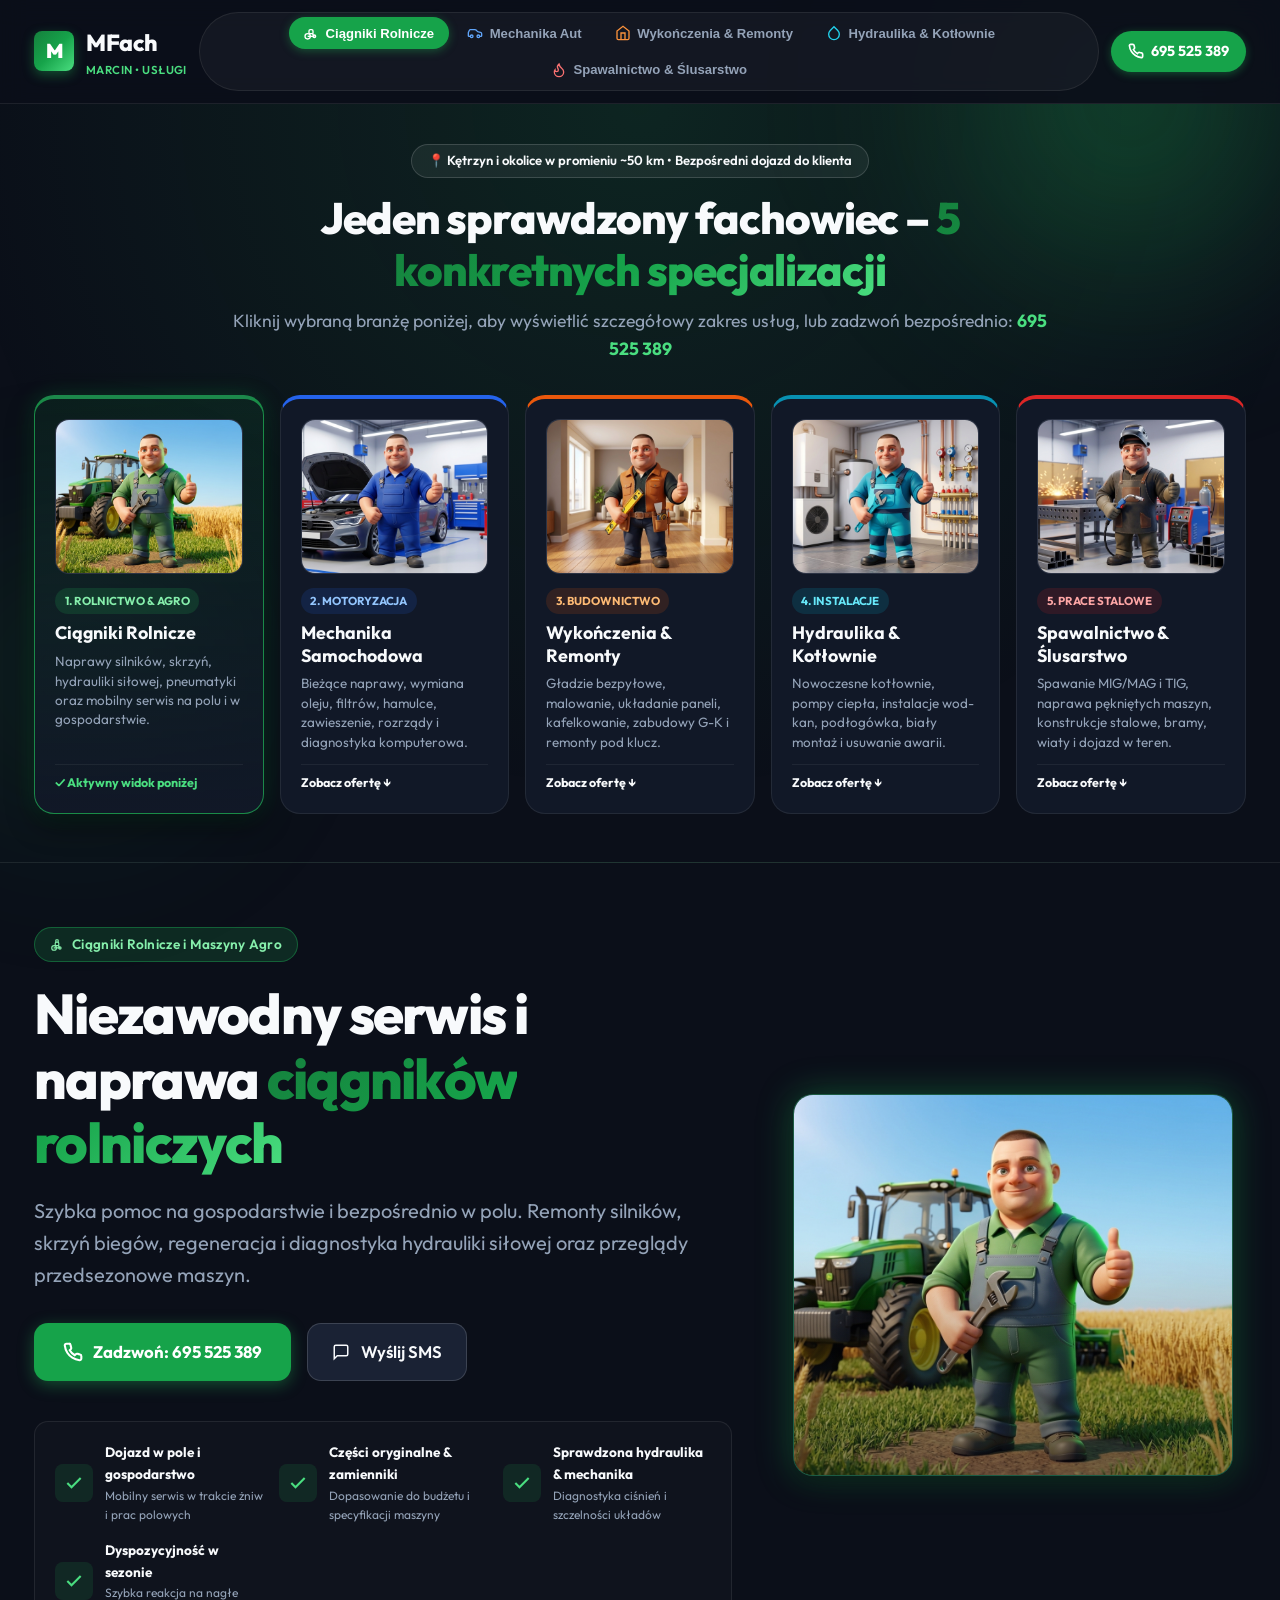
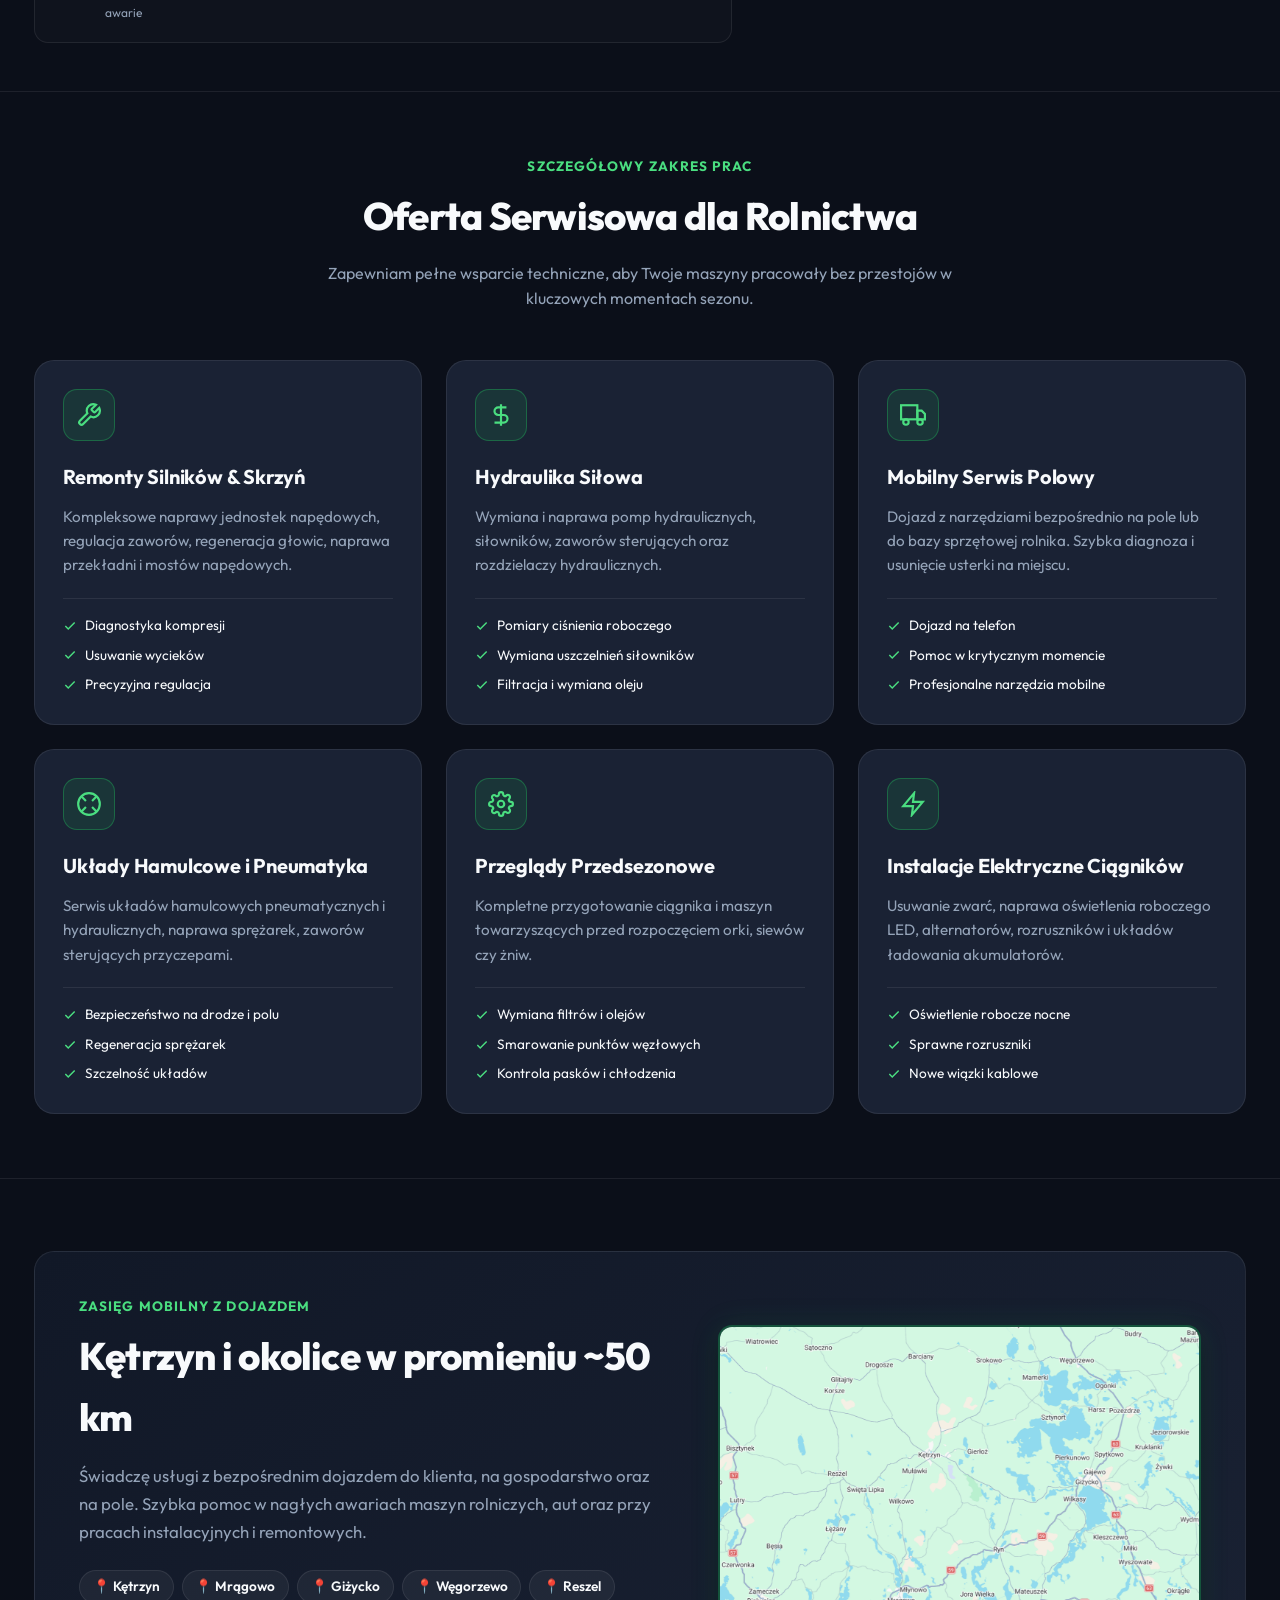
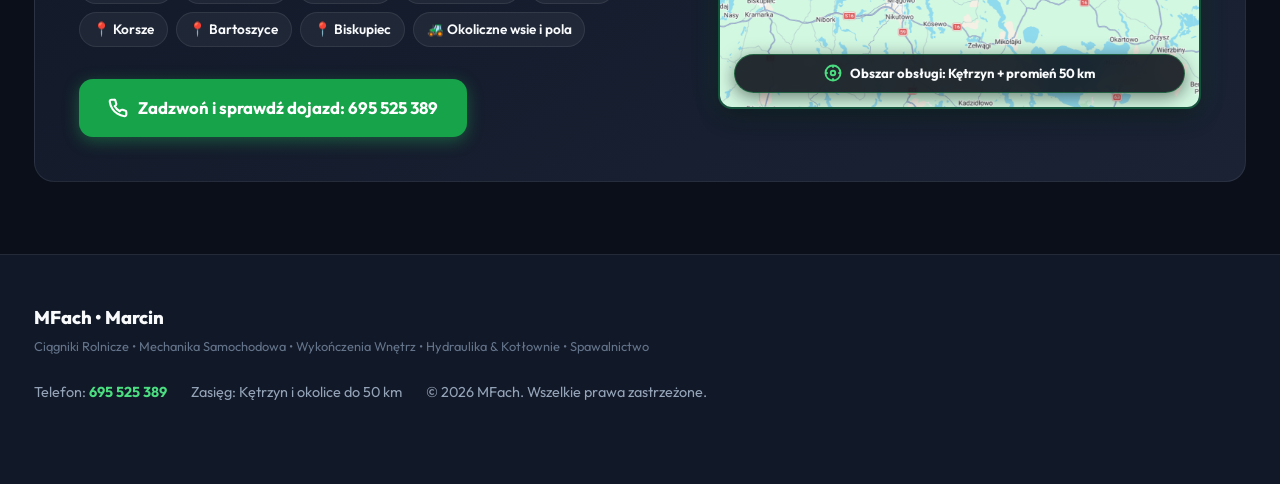
<file: index.html>
<!DOCTYPE html>
<html lang="pl">
<head>
  <meta charset="UTF-8">
  <meta name="viewport" content="width=device-width, initial-scale=1.0">
  <title>MFach - Serwis Ciągników Rolniczych, Mechanika, Remonty, Hydraulika, Spawalnictwo | Marcin 695 525 389</title>
  <meta name="description" content="MFach - Profesjonalny serwis ciągników rolniczych, mechanika samochodowa, wykończenia wnętrz, hydraulika oraz spawalnictwo i ślusarstwo. Marcin tel. 695 525 389.">
  <meta name="keywords" content="MFach, serwis ciągników rolniczych, naprawa ciągników, mechanika samochodowa, wymiana oleju, hydraulika, wykończenia wnętrz, usługi budowlane, spawalnictwo, spawacz, Marcin 695525389">
  <meta name="author" content="MFach - Marcin">

  <!-- OpenGraph / Social preview -->
  <meta property="og:type" content="website">
  <meta property="og:title" content="MFach - Usługi Fachowe: Ciągniki, Samochody, Budownictwo">
  <meta property="og:description" content="Serwis ciągników rolniczych, mechanika samochodowa oraz kompleksowe wykończenia wnętrz i hydraulika. Zadzwoń: 695 525 389.">

  <!-- Favicon -->
  <link rel="icon" type="image/svg+xml" href="assets/favicon.svg">

  <!-- Google Fonts Outfit -->
  <link rel="preconnect" href="https://fonts.googleapis.com">
  <link rel="preconnect" href="https://fonts.gstatic.com" crossorigin>
  <link href="https://fonts.googleapis.com/css2?family=Outfit:wght@400;500;600;700;800;900&display=swap" rel="stylesheet">

  <link rel="stylesheet" href="css/style.css">
</head>
<body class="theme-agro" data-theme="agro">

  <!-- ================= GÓRNY PASEK NAWIGACJI & PRZEŁĄCZNIK ================= -->
  <header class="site-header">
    <div class="nav-container">
      <a href="index.html" class="brand-link" title="MFach - Strona Główna">
        <div class="brand-logo-icon">M</div>
        <div class="brand-text">
          MFach
          <span class="brand-owner">Marcin • Usługi</span>
        </div>
      </a>

      <!-- Przełącznik 4 dziedzin z różną kolorystyką -->
      <nav class="branch-switcher-nav" aria-label="Wybór branży">
        <button type="button" class="branch-tab-btn active" data-branch="agro" aria-pressed="true">
          <svg viewBox="0 0 24 24" fill="none" stroke="currentColor" stroke-width="2"><circle cx="7" cy="17" r="4"/><circle cx="17" cy="17" r="2"/><path d="M7 17h10"/><path d="M9 13h5l3 4"/><path d="M9 13V9a2 2 0 0 1 2-2h2a2 2 0 0 1 2 2v4"/></svg>
          <span>Ciągniki Rolnicze</span>
        </button>
        <button type="button" class="branch-tab-btn" data-branch="auto" aria-pressed="false">
          <svg viewBox="0 0 24 24" fill="none" stroke="currentColor" stroke-width="2"><path d="M19 17h2c.6 0 1-.4 1-1v-3c0-.9-.7-1.7-1.5-1.9C18.7 10.6 16 10 16 10s-1.3-1.4-2.2-2.3c-.5-.4-1.1-.7-1.8-.7H5c-.6 0-1.1.4-1.4.9l-1.4 2.9A3.7 3.7 0 0 0 2 12v4c0 .6.4 1 1 1h2"/><circle cx="7" cy="17" r="2"/><circle cx="17" cy="17" r="2"/></svg>
          <span>Mechanika Aut</span>
        </button>
        <button type="button" class="branch-tab-btn" data-branch="remont" aria-pressed="false">
          <svg viewBox="0 0 24 24" fill="none" stroke="currentColor" stroke-width="2"><path d="m3 9 9-7 9 7v11a2 2 0 0 1-2 2H5a2 2 0 0 1-2-2z"/><polyline points="9 22 9 12 15 12 15 22"/></svg>
          <span>Wykończenia & Remonty</span>
        </button>
        <button type="button" class="branch-tab-btn" data-branch="hydro" aria-pressed="false">
          <svg viewBox="0 0 24 24" fill="none" stroke="currentColor" stroke-width="2"><path d="M12 2.69l5.66 5.66a8 8 0 1 1-11.31 0z"/></svg>
          <span>Hydraulika & Kotłownie</span>
        </button>
        <button type="button" class="branch-tab-btn" data-branch="spaw" aria-pressed="false">
          <svg viewBox="0 0 24 24" fill="none" stroke="currentColor" stroke-width="2"><path d="M8.5 14.5A2.5 2.5 0 0 0 11 12c0-1.38-.5-2-1-3-1.072-2.143-.224-4.054 2-6 .5 2.5 2 4.9 4 6.5 2 1.6 3 3.5 3 5.5a7 7 0 1 1-14 0c0-1.153.433-2.294 1-3a2.5 2.5 0 0 0 2.5 2.5z"/></svg>
          <span>Spawalnictwo & Ślusarstwo</span>
        </button>
      </nav>

      <!-- Szybki kontakt w nagłówku -->
      <a href="tel:695525389" class="nav-cta-btn" title="Zadzwoń do Marcina">
        <svg viewBox="0 0 24 24" width="16" height="16" fill="none" stroke="currentColor" stroke-width="2.5"><path d="M22 16.92v3a2 2 0 0 1-2.18 2 19.79 19.79 0 0 1-8.63-3.07 19.5 19.5 0 0 1-6-6 19.79 19.79 0 0 1-3.07-8.67A2 2 0 0 1 4.11 2h3a2 2 0 0 1 2 1.72 12.84 12.84 0 0 0 .7 2.81 2 2 0 0 1-.45 2.11L8.09 9.91a16 16 0 0 0 6 6l1.27-1.27a2 2 0 0 1 2.11-.45 12.84 12.84 0 0 0 2.81.7A2 2 0 0 1 22 16.92z"/></svg>
        <span>695 525 389</span>
      </a>
    </div>
  </header>

  <main>
    <!-- ================= CENTRUM POWITALNE: WSZYSTKIE 5 BRANŻ MFACH ================= -->
    <section class="hub-intro-section" aria-label="Wybór specjalizacji MFach">
      <div class="container">
        <div class="hub-header">
          <div class="hub-welcome-badge">
            <span>📍 Kętrzyn i okolice w promieniu ~50 km • Bezpośredni dojazd do klienta</span>
          </div>
          <h1 class="hub-title">
            Jeden sprawdzony fachowiec – <span class="highlight">5 konkretnych specjalizacji</span>
          </h1>
          <p class="hub-subtitle">
            Kliknij wybraną branżę poniżej, aby wyświetlić szczegółowy zakres usług, lub zadzwoń bezpośrednio: <a href="tel:695525389" style="color: var(--accent); font-weight: 700;">695 525 389</a>
          </p>
        </div>

        <div class="branches-overview-grid hub-grid">
          <!-- 1. Ciągniki Rolnicze (Zielony) -->
          <a href="rolnictwo.html" class="branch-preview-card card-agro active-branch-card" data-branch="agro" title="Pokaż ofertę: Serwis Ciągników Rolniczych">
            <div class="branch-card-media">
              <img src="assets/hero_agro.png" alt="Ciągniki Rolnicze - MFach">
            </div>
            <span class="branch-badge badge-agro">1. Rolnictwo & Agro</span>
            <h3>Ciągniki Rolnicze</h3>
            <p>Naprawy silników, skrzyń, hydrauliki siłowej, pneumatyki oraz mobilny serwis na polu i w gospodarstwie.</p>
            <span class="branch-card-action">✓ Aktywny widok poniżej</span>
          </a>

          <!-- 2. Mechanika Samochodowa (Niebieski) -->
          <a href="mechanika.html" class="branch-preview-card card-auto" data-branch="auto" title="Pokaż ofertę: Mechanika Samochodowa">
            <div class="branch-card-media">
              <img src="assets/hero_auto.png" alt="Mechanika Samochodowa - MFach">
            </div>
            <span class="branch-badge badge-auto">2. Motoryzacja</span>
            <h3>Mechanika Samochodowa</h3>
            <p>Bieżące naprawy, wymiana oleju, filtrów, hamulce, zawieszenie, rozrządy i diagnostyka komputerowa.</p>
            <span class="branch-card-action">Zobacz ofertę ↓</span>
          </a>

          <!-- 3. Wykończenia Wnętrz & Remonty (Ceglasty Pomarańcz) -->
          <a href="remonty.html" class="branch-preview-card card-remont" data-branch="remont" title="Pokaż ofertę: Wykończenia Wnętrz & Remonty">
            <div class="branch-card-media">
              <img src="assets/hero_remont.png" alt="Wykończenia Wnętrz & Remonty - MFach">
            </div>
            <span class="branch-badge badge-remont">3. Budownictwo</span>
            <h3>Wykończenia & Remonty</h3>
            <p>Gładzie bezpyłowe, malowanie, układanie paneli, kafelkowanie, zabudowy G-K i remonty pod klucz.</p>
            <span class="branch-card-action">Zobacz ofertę ↓</span>
          </a>

          <!-- 4. Hydraulika & Kotłownie (Turkus / Cyjan) -->
          <a href="hydraulika.html" class="branch-preview-card card-hydro" data-branch="hydro" title="Pokaż ofertę: Hydraulika & Kotłownie">
            <div class="branch-card-media">
              <img src="assets/hero_hydro.png" alt="Hydraulika & Kotłownie - MFach">
            </div>
            <span class="branch-badge badge-hydro">4. Instalacje</span>
            <h3>Hydraulika & Kotłownie</h3>
            <p>Nowoczesne kotłownie, pompy ciepła, instalacje wod-kan, podłogówka, biały montaż i usuwanie awarii.</p>
            <span class="branch-card-action">Zobacz ofertę ↓</span>
          </a>

          <!-- 5. Spawalnictwo & Ślusarstwo (Ognisty Karmin) -->
          <a href="spawalnictwo.html" class="branch-preview-card card-spaw" data-branch="spaw" title="Pokaż ofertę: Spawalnictwo & Ślusarstwo">
            <div class="branch-card-media">
              <img src="assets/hero_spawacz.png" alt="Spawalnictwo & Ślusarstwo - MFach">
            </div>
            <span class="branch-badge badge-spaw">5. Prace Stalowe</span>
            <h3>Spawalnictwo & Ślusarstwo</h3>
            <p>Spawanie MIG/MAG i TIG, naprawa pękniętych maszyn, konstrukcje stalowe, bramy, wiaty i dojazd w teren.</p>
            <span class="branch-card-action">Zobacz ofertę ↓</span>
          </a>
        </div>
      </div>
    </section>

    <!-- ================= SZCZEGÓŁY WYBRANEJ BRANŻY (HERO + USŁUGI) ================= -->
    <div id="szczegoly-branzy">
      <section class="hero-section">
        <div class="container">
          <div class="hero-grid">
            <div class="hero-content">
              <div id="heroBadge" class="hero-pill-badge">
                <!-- Dynamicznie wypełniane przez js/main.js -->
              </div>

              <h2 id="heroTitle" class="hero-title">
                <!-- Dynamicznie wypełniane przez js/main.js -->
              </h2>

              <p id="heroDesc" class="hero-desc">
                <!-- Dynamicznie wypełniane przez js/main.js -->
              </p>

              <div class="hero-action-group">
                <a href="tel:695525389" class="btn-primary">
                  <svg viewBox="0 0 24 24" width="20" height="20" fill="none" stroke="currentColor" stroke-width="2.5"><path d="M22 16.92v3a2 2 0 0 1-2.18 2 19.79 19.79 0 0 1-8.63-3.07 19.5 19.5 0 0 1-6-6 19.79 19.79 0 0 1-3.07-8.67A2 2 0 0 1 4.11 2h3a2 2 0 0 1 2 1.72 12.84 12.84 0 0 0 .7 2.81 2 2 0 0 1-.45 2.11L8.09 9.91a16 16 0 0 0 6 6l1.27-1.27a2 2 0 0 1 2.11-.45 12.84 12.84 0 0 0 2.81.7A2 2 0 0 1 22 16.92z"/></svg>
                  <span>Zadzwoń: 695 525 389</span>
                </a>
                <a href="sms:695525389" class="btn-secondary">
                  <svg viewBox="0 0 24 24" width="18" height="18" fill="none" stroke="currentColor" stroke-width="2"><path d="M21 15a2 2 0 0 1-2 2H7l-4 4V5a2 2 0 0 1 2-2h14a2 2 0 0 1 2 2z"/></svg>
                  <span>Wyślij SMS</span>
                </a>
              </div>

              <!-- Pasek atutów / zaufania -->
              <div id="trustList" class="trust-bar">
                <!-- Dynamicznie wypełniane przez js/main.js -->
              </div>
            </div>

            <!-- Prawa kolumna: Ilustracja maskotki Marcina -->
            <div class="hero-visual">
              <div class="hero-image-wrapper">
                <img id="heroImage" src="assets/hero_agro.png" alt="Marcin MFach - Serwis Ciągników Rolniczych" class="hero-img" width="600" height="400">
              </div>
            </div>
          </div>
        </div>
      </section>

      <!-- ================= SEKCJA USŁUG ================= -->
      <section class="section-services" id="uslugi">
        <div class="container">
          <div class="section-head">
            <span class="section-subtitle">Szczegółowy zakres prac</span>
            <h2 id="servicesHeading" class="section-title">Oferta Usługowa</h2>
            <p id="servicesDesc" class="section-desc">Profesjonalne wykonanie, sprawdzone części i uczciwe doradztwo.</p>
          </div>

          <div id="servicesGrid" class="services-grid">
            <!-- Dynamicznie generowane karty usług przez js/main.js -->
          </div>
        </div>
      </section>
    </div>

    <!-- ================= OBSZAR DZIAŁANIA (MAPA) ================= -->
    <section class="section-area" id="obszar">
      <div class="container">
        <div class="area-card">
          <div class="area-info">
            <span class="section-subtitle">Zasięg mobilny z dojazdem</span>
            <h2 class="section-title">Kętrzyn i okolice w promieniu ~50 km</h2>
            <p class="area-desc">
              Świadczę usługi z bezpośrednim dojazdem do klienta, na gospodarstwo oraz na pole. Szybka pomoc w nagłych awariach maszyn rolniczych, aut oraz przy pracach instalacyjnych i remontowych.
            </p>

            <div class="area-tags">
              <span class="area-tag">📍 Kętrzyn</span>
              <span class="area-tag">📍 Mrągowo</span>
              <span class="area-tag">📍 Giżycko</span>
              <span class="area-tag">📍 Węgorzewo</span>
              <span class="area-tag">📍 Reszel</span>
              <span class="area-tag">📍 Korsze</span>
              <span class="area-tag">📍 Bartoszyce</span>
              <span class="area-tag">📍 Biskupiec</span>
              <span class="area-tag">🚜 Okoliczne wsie i pola</span>
            </div>

            <div class="area-cta">
              <a href="tel:695525389" class="btn-primary">
                <svg viewBox="0 0 24 24" width="20" height="20" fill="none" stroke="currentColor" stroke-width="2.5"><path d="M22 16.92v3a2 2 0 0 1-2.18 2 19.79 19.79 0 0 1-8.63-3.07 19.5 19.5 0 0 1-6-6 19.79 19.79 0 0 1-3.07-8.67A2 2 0 0 1 4.11 2h3a2 2 0 0 1 2 1.72 12.84 12.84 0 0 0 .7 2.81 2 2 0 0 1-.45 2.11L8.09 9.91a16 16 0 0 0 6 6l1.27-1.27a2 2 0 0 1 2.11-.45 12.84 12.84 0 0 0 2.81.7A2 2 0 0 1 22 16.92z"/></svg>
                <span>Zadzwoń i sprawdź dojazd: 695 525 389</span>
              </a>
            </div>
          </div>

          <div class="area-visual">
            <div class="area-map-wrapper">
              <img src="assets/map.png" alt="Obszar działania MFach - Kętrzyn i okolice 50km" class="area-map-img" loading="lazy">
              <div class="map-badge-overlay">
                <svg viewBox="0 0 24 24" width="18" height="18" fill="none" stroke="currentColor" stroke-width="2.5"><circle cx="12" cy="12" r="10"/><circle cx="12" cy="12" r="3"/><line x1="12" y1="2" x2="12" y2="5"/><line x1="12" y1="19" x2="12" y2="22"/><line x1="2" y1="12" x2="5" y2="12"/><line x1="19" y1="12" x2="22" y2="12"/></svg>
                <span>Obszar obsługi: Kętrzyn + promień 50 km</span>
              </div>
            </div>
          </div>
        </div>
      </div>
    </section>

  </main>

  <!-- ================= STOPKA ================= -->
  <footer class="site-footer">
    <div class="container footer-content">
      <div class="footer-brand">
        MFach • Marcin
        <div style="font-size: 0.8rem; font-weight: 400; color: var(--text-dim); margin-top: 0.25rem;">
          Ciągniki Rolnicze • Mechanika Samochodowa • Wykończenia Wnętrz • Hydraulika & Kotłownie • Spawalnictwo
        </div>
      </div>

      <div class="footer-contact">
        <div>Telefon: <a href="tel:695525389" class="footer-tel">695 525 389</a></div>
        <div>Zasięg: Kętrzyn i okolice do 50 km</div>
        <div>&copy; 2026 MFach. Wszelkie prawa zastrzeżone.</div>
      </div>
    </div>
  </footer>

  <!-- ================= DOLNY PRZYCISK MOBILNY (Sticky Call) ================= -->
  <aside class="mobile-call-bar" aria-label="Szybki kontakt telefoniczny">
    <a href="tel:695525389" class="mobile-call-btn">
      <svg viewBox="0 0 24 24" width="20" height="20" fill="none" stroke="currentColor" stroke-width="2.5"><path d="M22 16.92v3a2 2 0 0 1-2.18 2 19.79 19.79 0 0 1-8.63-3.07 19.5 19.5 0 0 1-6-6 19.79 19.79 0 0 1-3.07-8.67A2 2 0 0 1 4.11 2h3a2 2 0 0 1 2 1.72 12.84 12.84 0 0 0 .7 2.81 2 2 0 0 1-.45 2.11L8.09 9.91a16 16 0 0 0 6 6l1.27-1.27a2 2 0 0 1 2.11-.45 12.84 12.84 0 0 0 2.81.7A2 2 0 0 1 22 16.92z"/></svg>
      <span>Zadzwoń: 695 525 389</span>
    </a>
  </aside>

  <!-- Dymek Toast po skopiowaniu -->
  <div id="toastNotice" class="toast-notice" role="alert" aria-live="polite"></div>

  <!-- Skrypt główny -->
  <script src="js/main.js"></script>
</body>
</html>
</file>
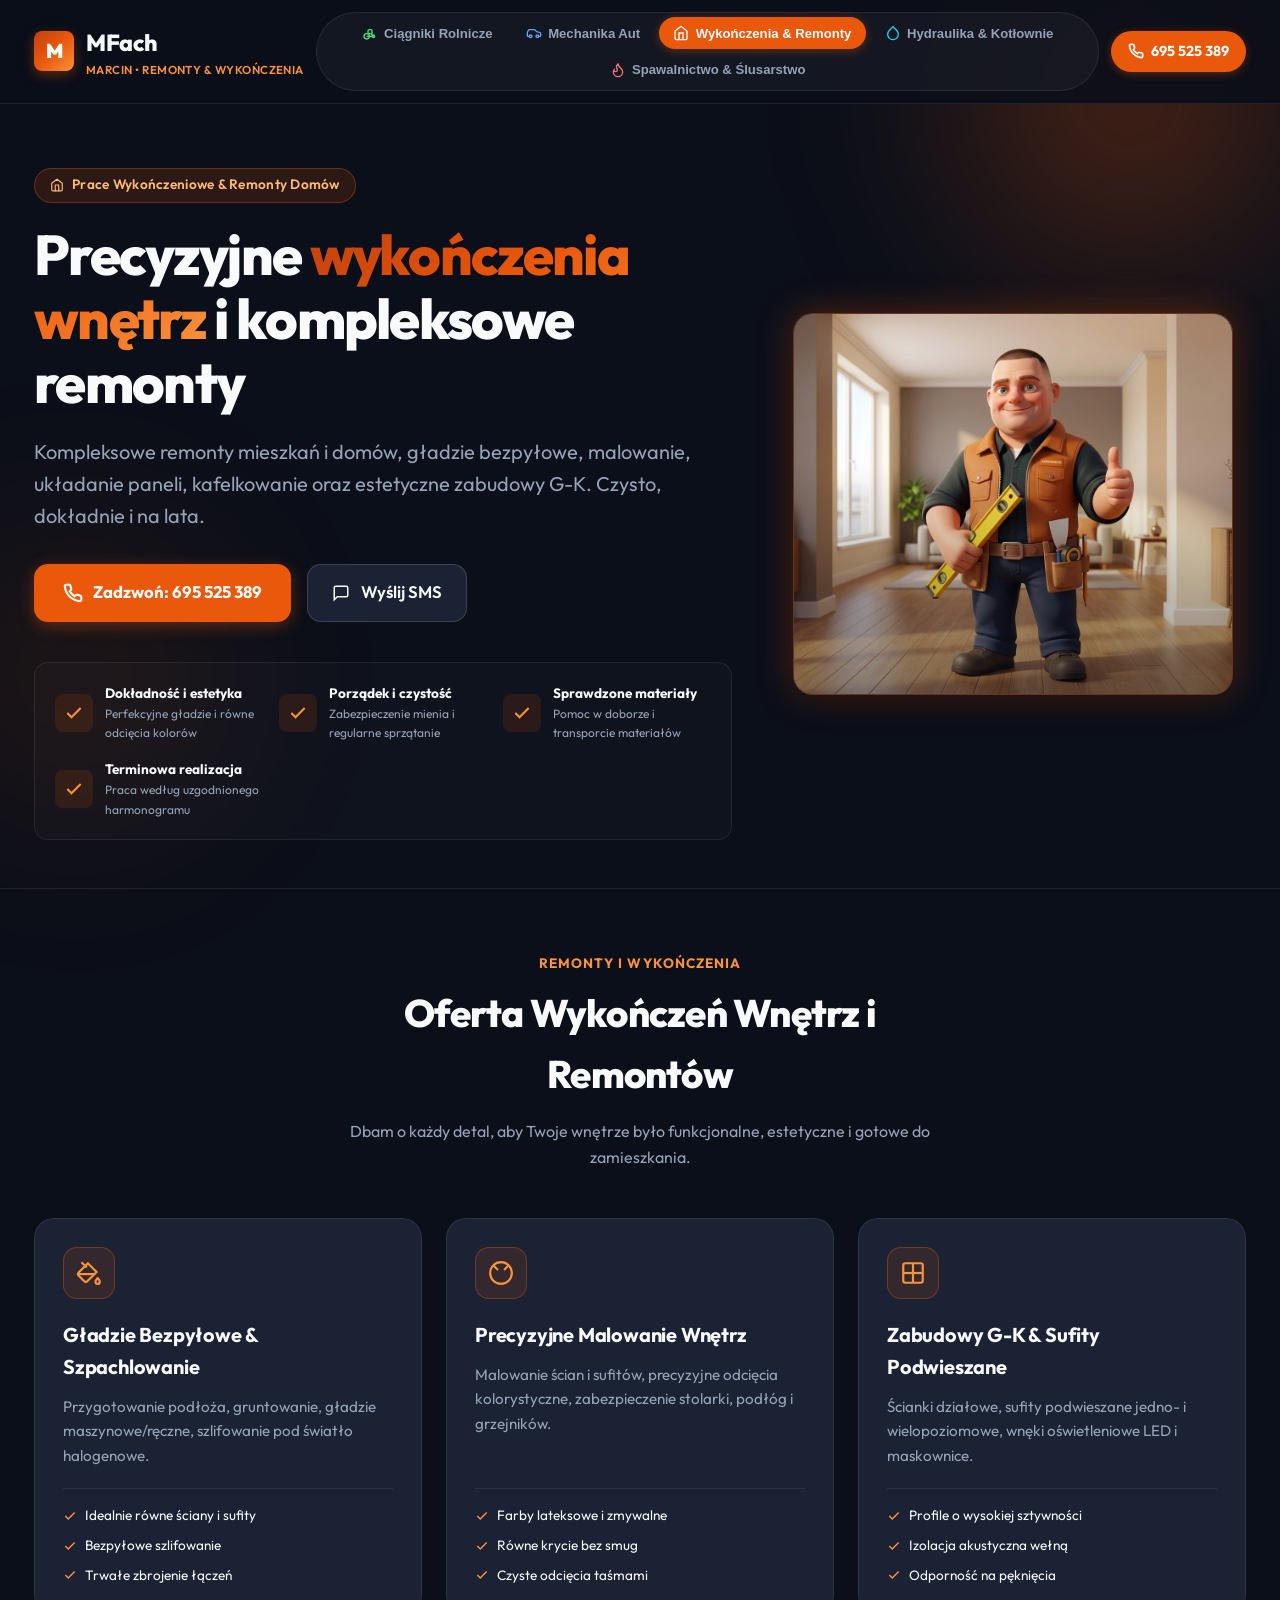
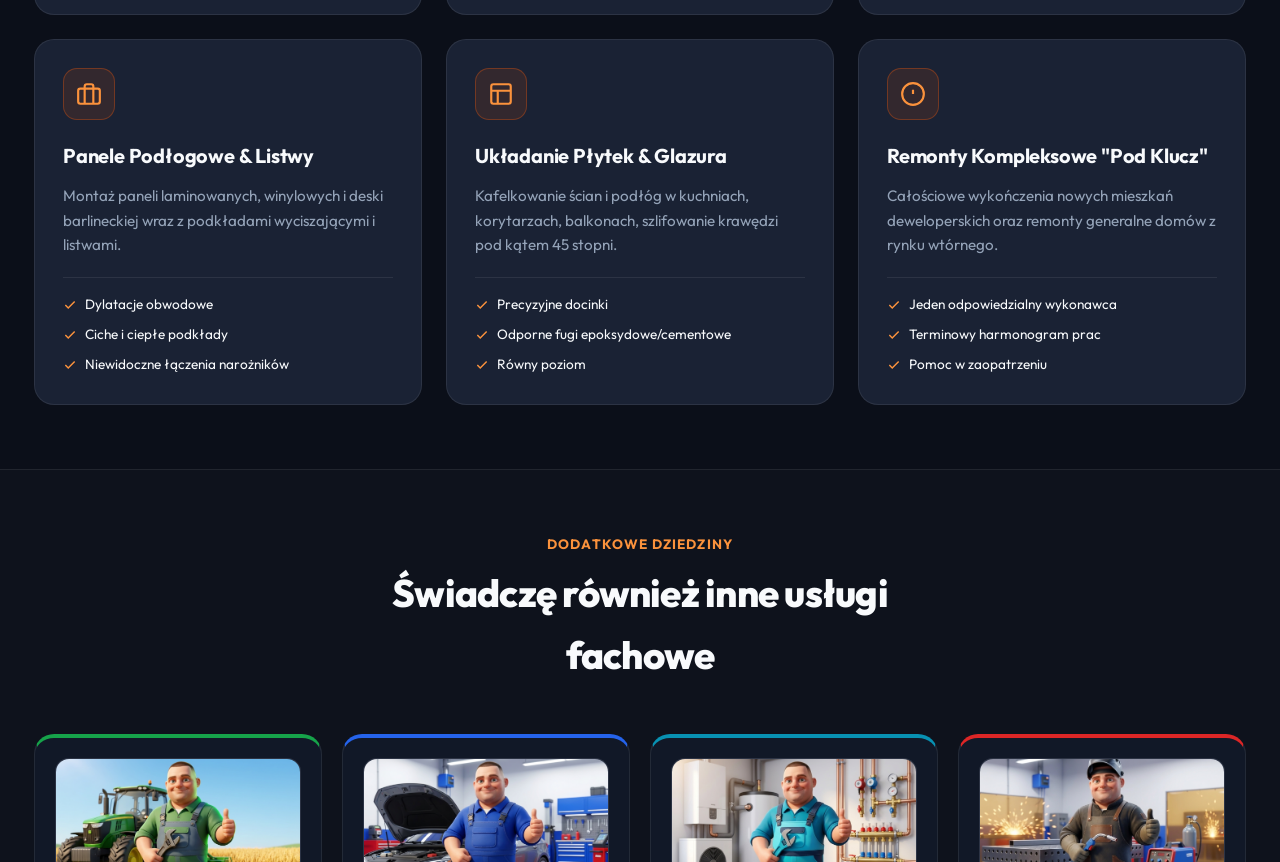
<file: budownictwo.html>
<!DOCTYPE html>
<html lang="pl">
<head>
  <meta charset="UTF-8">
  <meta name="viewport" content="width=device-width, initial-scale=1.0">
  <title>Prace Wykończeniowe & Remonty Domów - MFach | Marcin 695 525 389</title>
  <meta http-equiv="refresh" content="0; url=remonty.html">
  <link rel="canonical" href="remonty.html">
  <meta name="description" content="MFach - Usługi ogólnobudowlane, wykończenia wnętrz, hydraulika, biały montaż, gładzie, malowanie, remonty łazienek. Marcin tel. 695 525 389.">
  <meta name="keywords" content="wykończenia wnętrz, hydraulika, usługi ogólnobudowlane, hydraulik, malowanie gładzie, remonty łazienek, biały montaż, MFach Marcin">
  <meta name="author" content="MFach - Marcin">

  <link rel="icon" type="image/svg+xml" href="assets/favicon.svg">
  <link rel="preconnect" href="https://fonts.googleapis.com">
  <link rel="preconnect" href="https://fonts.gstatic.com" crossorigin>
  <link href="https://fonts.googleapis.com/css2?family=Outfit:wght@400;500;600;700;800;900&display=swap" rel="stylesheet">
  <link rel="stylesheet" href="css/style.css">
</head>
<body class="theme-build" data-theme="build">

  <header class="site-header">
    <div class="nav-container">
      <a href="index.html" class="brand-link" title="MFach - Strona Główna">
        <div class="brand-logo-icon">M</div>
        <div class="brand-text">
          MFach
          <span class="brand-owner">Marcin • Budownictwo & Wnętrza</span>
        </div>
      </a>

      <nav class="branch-switcher-nav" aria-label="Wybór branży">
        <button type="button" class="branch-tab-btn" data-branch="agro" aria-pressed="false" onclick="window.location.href='rolnictwo.html'">
          <svg viewBox="0 0 24 24" fill="none" stroke="currentColor" stroke-width="2"><circle cx="7" cy="17" r="4"/><circle cx="17" cy="17" r="2"/><path d="M7 17h10"/><path d="M9 13h5l3 4"/><path d="M9 13V9a2 2 0 0 1 2-2h2a2 2 0 0 1 2 2v4"/></svg>
          <span>Ciągniki Rolnicze</span>
        </button>
        <button type="button" class="branch-tab-btn" data-branch="auto" aria-pressed="false" onclick="window.location.href='mechanika.html'">
          <svg viewBox="0 0 24 24" fill="none" stroke="currentColor" stroke-width="2"><path d="M19 17h2c.6 0 1-.4 1-1v-3c0-.9-.7-1.7-1.5-1.9C18.7 10.6 16 10 16 10s-1.3-1.4-2.2-2.3c-.5-.4-1.1-.7-1.8-.7H5c-.6 0-1.1.4-1.4.9l-1.4 2.9A3.7 3.7 0 0 0 2 12v4c0 .6.4 1 1 1h2"/><circle cx="7" cy="17" r="2"/><circle cx="17" cy="17" r="2"/></svg>
          <span>Mechanika Aut</span>
        </button>
        <button type="button" class="branch-tab-btn active" data-branch="build" aria-pressed="true">
          <svg viewBox="0 0 24 24" fill="none" stroke="currentColor" stroke-width="2"><path d="m3 9 9-7 9 7v11a2 2 0 0 1-2 2H5a2 2 0 0 1-2-2z"/><polyline points="9 22 9 12 15 12 15 22"/></svg>
          <span>Budownictwo & Hydraulika</span>
        </button>
      </nav>

      <a href="tel:695525389" class="nav-cta-btn" title="Zadzwoń do Marcina">
        <svg viewBox="0 0 24 24" width="16" height="16" fill="none" stroke="currentColor" stroke-width="2.5"><path d="M22 16.92v3a2 2 0 0 1-2.18 2 19.79 19.79 0 0 1-8.63-3.07 19.5 19.5 0 0 1-6-6 19.79 19.79 0 0 1-3.07-8.67A2 2 0 0 1 4.11 2h3a2 2 0 0 1 2 1.72 12.84 12.84 0 0 0 .7 2.81 2 2 0 0 1-.45 2.11L8.09 9.91a16 16 0 0 0 6 6l1.27-1.27a2 2 0 0 1 2.11-.45 12.84 12.84 0 0 0 2.81.7A2 2 0 0 1 22 16.92z"/></svg>
        <span>695 525 389</span>
      </a>
    </div>
  </header>

  <main>
    <section class="hero-section">
      <div class="container">
        <div class="hero-grid">
          <div class="hero-content">
            <div id="heroBadge" class="hero-pill-badge"></div>
            <h1 id="heroTitle" class="hero-title"></h1>
            <p id="heroDesc" class="hero-desc"></p>

            <div class="hero-action-group">
              <a href="tel:695525389" class="btn-primary">
                <svg viewBox="0 0 24 24" width="20" height="20" fill="none" stroke="currentColor" stroke-width="2.5"><path d="M22 16.92v3a2 2 0 0 1-2.18 2 19.79 19.79 0 0 1-8.63-3.07 19.5 19.5 0 0 1-6-6 19.79 19.79 0 0 1-3.07-8.67A2 2 0 0 1 4.11 2h3a2 2 0 0 1 2 1.72 12.84 12.84 0 0 0 .7 2.81 2 2 0 0 1-.45 2.11L8.09 9.91a16 16 0 0 0 6 6l1.27-1.27a2 2 0 0 1 2.11-.45 12.84 12.84 0 0 0 2.81.7A2 2 0 0 1 22 16.92z"/></svg>
                <span>Zadzwoń: 695 525 389</span>
              </a>
              <a href="sms:695525389" class="btn-secondary">
                <svg viewBox="0 0 24 24" width="18" height="18" fill="none" stroke="currentColor" stroke-width="2"><path d="M21 15a2 2 0 0 1-2 2H7l-4 4V5a2 2 0 0 1 2-2h14a2 2 0 0 1 2 2z"/></svg>
                <span>Wyślij SMS</span>
              </a>
            </div>

            <div id="trustList" class="trust-bar"></div>
          </div>

          <div class="hero-visual">
            <div class="hero-image-wrapper">
              <img id="heroImage" src="assets/hero_build.png" alt="Marcin MFach - Budownictwo, Wykończenia Wnętrz i Hydraulika" class="hero-img" width="600" height="400">
            </div>
          </div>
        </div>
      </div>
    </section>

    <section class="section-services" id="uslugi">
      <div class="container">
        <div class="section-head">
          <span class="section-subtitle">Remonty i instalacje</span>
          <h2 id="servicesHeading" class="section-title">Oferta Remontowo-Budowlana & Hydraulika</h2>
          <p id="servicesDesc" class="section-desc"></p>
        </div>
        <div id="servicesGrid" class="services-grid"></div>
      </div>
    </section>

    <!-- Pozostałe usługi -->
    <section class="all-branches-section">
      <div class="container">
        <div class="section-head">
          <span class="section-subtitle">Dodatkowe dziedziny</span>
          <h2 class="section-title">Świadczę również inne usługi fachowe</h2>
        </div>
        <div class="branches-overview-grid">
          <a href="rolnictwo.html" class="branch-preview-card card-agro" title="Przejdź do: Serwis Ciągników Rolniczych">
            <div class="branch-card-media">
              <img src="assets/hero_agro.png" alt="Ciągniki Rolnicze - MFach" loading="lazy">
            </div>
            <span class="branch-badge badge-agro">Agro</span>
            <h3>Serwis Ciągników Rolniczych</h3>
            <p>Naprawy silników, hydrauliki siłowej, układów jezdnych, dojazd na pole i do gospodarstwa.</p>
          </a>

          <a href="mechanika.html" class="branch-preview-card card-auto" title="Przejdź do: Mechanika Samochodowa">
            <div class="branch-card-media">
              <img src="assets/hero_auto.png" alt="Mechanika Samochodowa - MFach" loading="lazy">
            </div>
            <span class="branch-badge badge-auto">Auto</span>
            <h3>Mechanika Samochodowa</h3>
            <p>Bieżące naprawy samochodów, wymiana oleju, filtrów, hamulców, zawieszenia i rozrządów.</p>
          </a>
        </div>
      </div>
    </section>

    <!-- ================= OBSZAR DZIAŁANIA (MAPA) ================= -->
    <section class="section-area" id="obszar">
      <div class="container">
        <div class="area-card">
          <div class="area-info">
            <span class="section-subtitle">Prace remontowo-budowlane</span>
            <h2 class="section-title">Kętrzyn i okolice w promieniu ~50 km</h2>
            <p class="area-desc">
              Realizuję prace wykończeniowe, remonty łazienek oraz instalacje hydrauliczne na terenie Kętrzyna oraz w okolicznych miastach i powiatach w promieniu około 50 km.
            </p>

            <div class="area-tags">
              <span class="area-tag">📍 Kętrzyn</span>
              <span class="area-tag">📍 Mrągowo</span>
              <span class="area-tag">📍 Giżycko</span>
              <span class="area-tag">📍 Węgorzewo</span>
              <span class="area-tag">📍 Reszel</span>
              <span class="area-tag">📍 Korsze</span>
              <span class="area-tag">📍 Bartoszyce</span>
              <span class="area-tag">📍 Biskupiec</span>
              <span class="area-tag">🏠 Domy, mieszkania i lokale</span>
            </div>

            <div class="area-cta">
              <a href="tel:695525389" class="btn-primary">
                <svg viewBox="0 0 24 24" width="20" height="20" fill="none" stroke="currentColor" stroke-width="2.5"><path d="M22 16.92v3a2 2 0 0 1-2.18 2 19.79 19.79 0 0 1-8.63-3.07 19.5 19.5 0 0 1-6-6 19.79 19.79 0 0 1-3.07-8.67A2 2 0 0 1 4.11 2h3a2 2 0 0 1 2 1.72 12.84 12.84 0 0 0 .7 2.81 2 2 0 0 1-.45 2.11L8.09 9.91a16 16 0 0 0 6 6l1.27-1.27a2 2 0 0 1 2.11-.45 12.84 12.84 0 0 0 2.81.7A2 2 0 0 1 22 16.92z"/></svg>
                <span>Zapytaj o wycenę i termin: 695 525 389</span>
              </a>
            </div>
          </div>

          <div class="area-visual">
            <div class="area-map-wrapper">
              <img src="assets/map.png" alt="Obszar działania budownictwa i hydrauliki - Kętrzyn i okolice 50km" class="area-map-img" loading="lazy">
              <div class="map-badge-overlay">
                <svg viewBox="0 0 24 24" width="18" height="18" fill="none" stroke="currentColor" stroke-width="2.5"><circle cx="12" cy="12" r="10"/><circle cx="12" cy="12" r="3"/><line x1="12" y1="2" x2="12" y2="5"/><line x1="12" y1="19" x2="12" y2="22"/><line x1="2" y1="12" x2="5" y2="12"/><line x1="19" y1="12" x2="22" y2="12"/></svg>
                <span>Obszar obsługi: Kętrzyn + promień 50 km</span>
              </div>
            </div>
          </div>
        </div>
      </div>
    </section>

  </main>

  <footer class="site-footer">
    <div class="container footer-content">
      <div class="footer-brand">MFach • Marcin (Wykończenia Wnętrz & Hydraulika)</div>
      <div class="footer-contact">
        <div>Tel: <a href="tel:695525389" class="footer-tel">695 525 389</a></div>
        <div>Zasięg: Kętrzyn i okolice do 50 km</div>
        <div>&copy; 2026 MFach</div>
      </div>
    </div>
  </footer>

  <aside class="mobile-call-bar">
    <a href="tel:695525389" class="mobile-call-btn">
      <svg viewBox="0 0 24 24" width="20" height="20" fill="none" stroke="currentColor" stroke-width="2.5"><path d="M22 16.92v3a2 2 0 0 1-2.18 2 19.79 19.79 0 0 1-8.63-3.07 19.5 19.5 0 0 1-6-6 19.79 19.79 0 0 1-3.07-8.67A2 2 0 0 1 4.11 2h3a2 2 0 0 1 2 1.72 12.84 12.84 0 0 0 .7 2.81 2 2 0 0 1-.45 2.11L8.09 9.91a16 16 0 0 0 6 6l1.27-1.27a2 2 0 0 1 2.11-.45 12.84 12.84 0 0 0 2.81.7A2 2 0 0 1 22 16.92z"/></svg>
      <span>Zadzwoń: 695 525 389</span>
    </a>
  </aside>

  <div id="toastNotice" class="toast-notice"></div>
  <script src="js/main.js"></script>
</body>
</html>
</file>
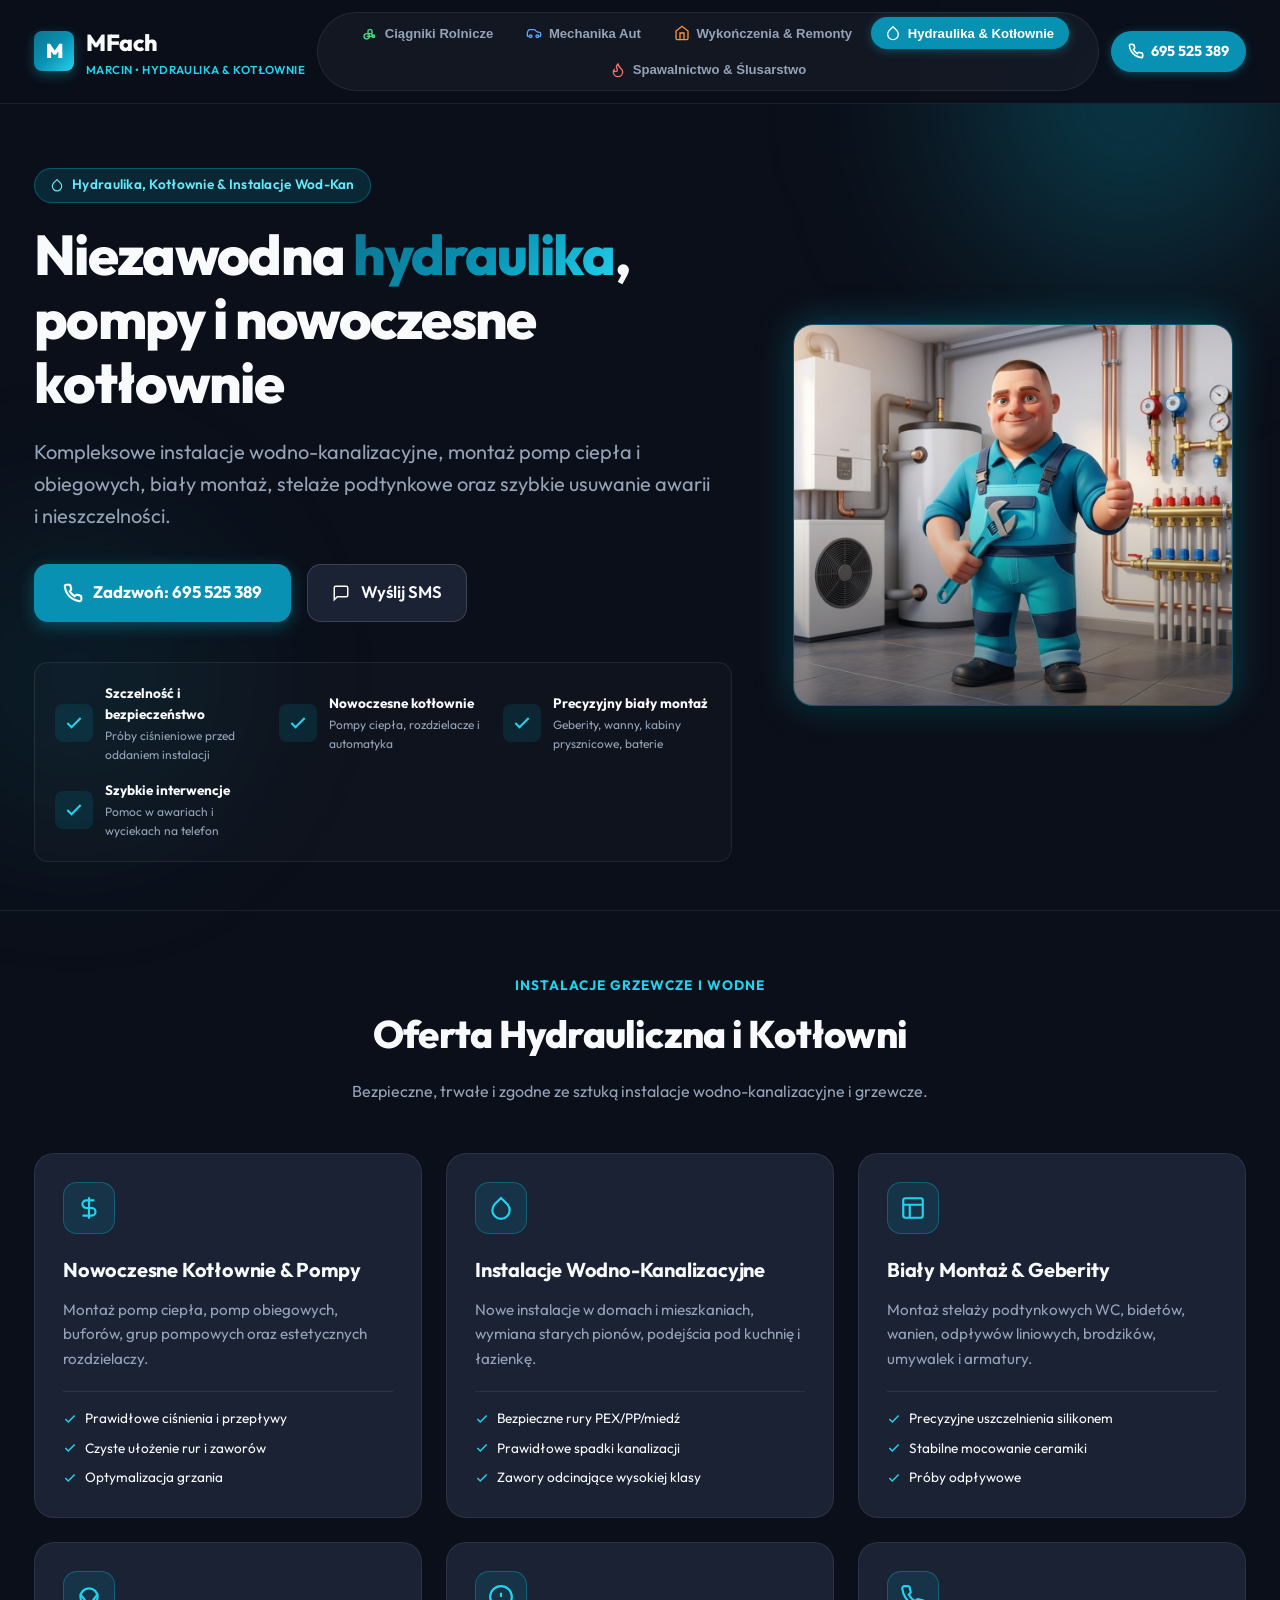
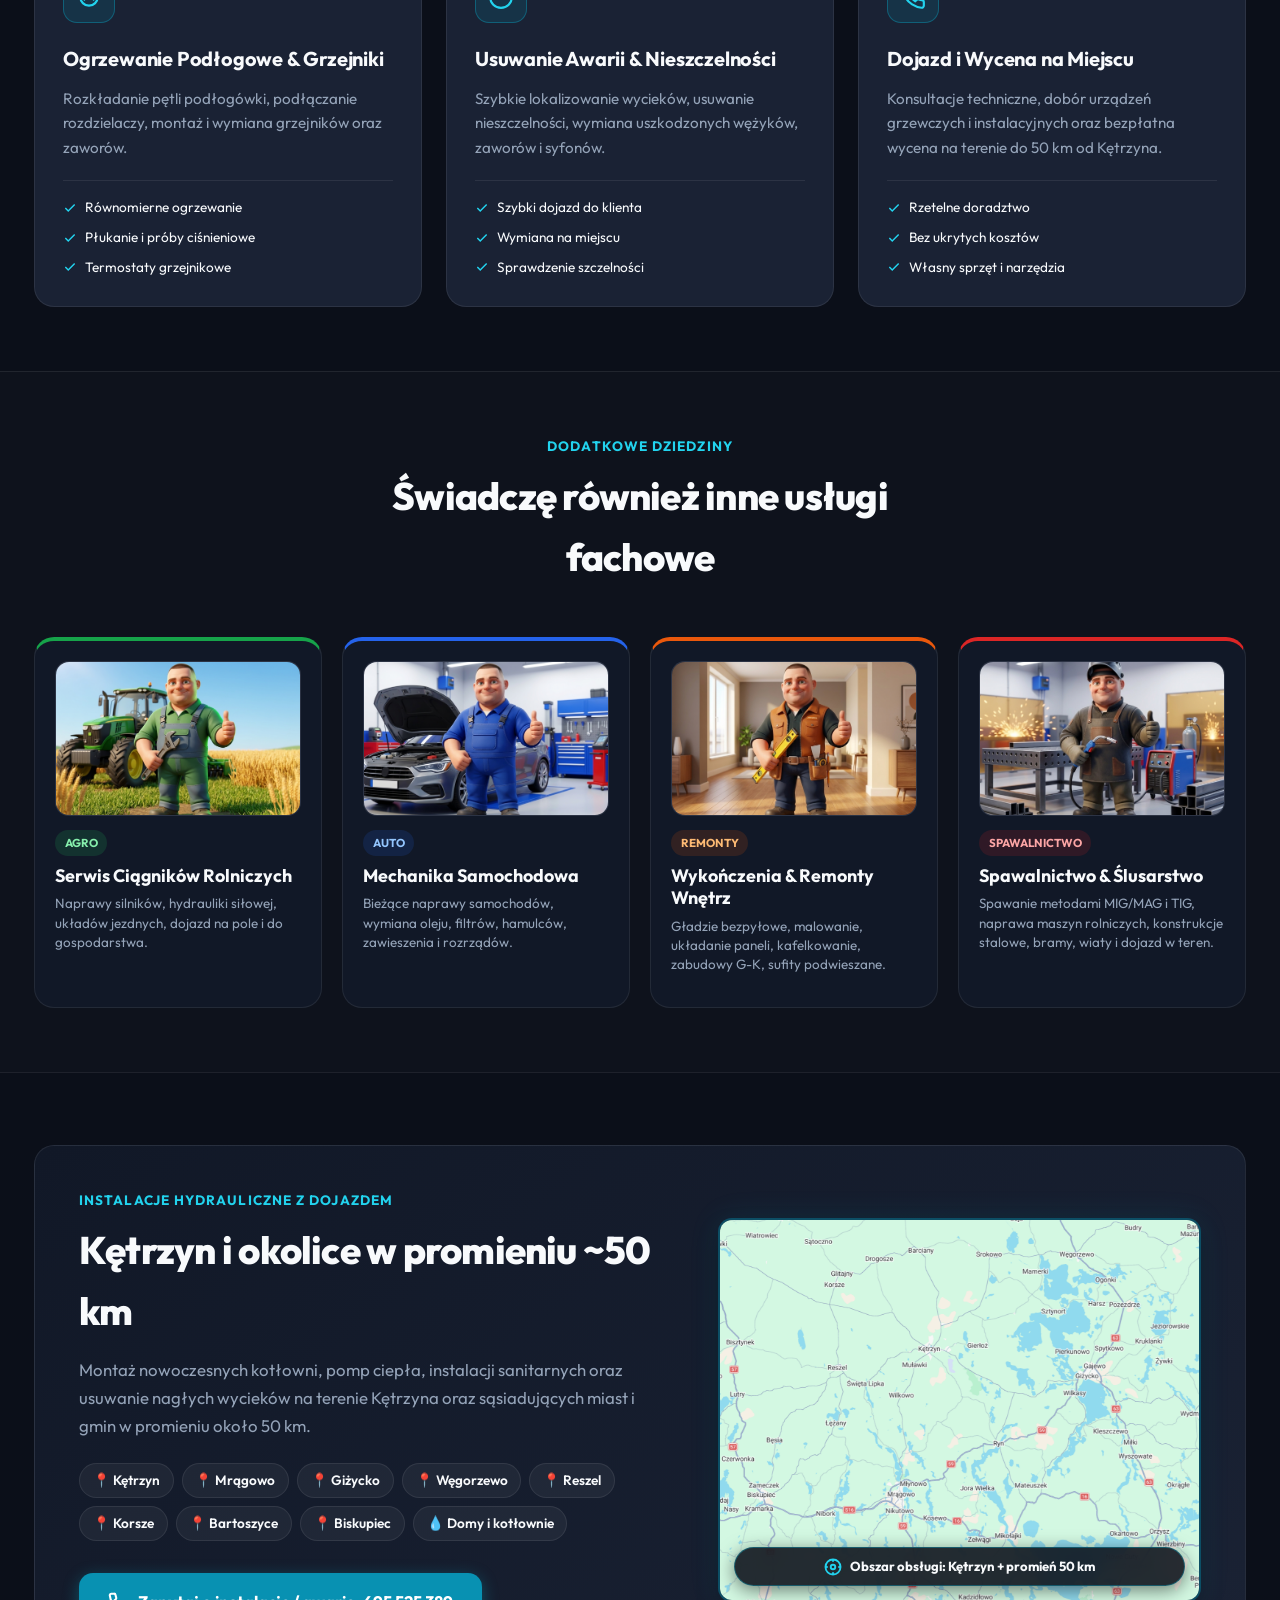
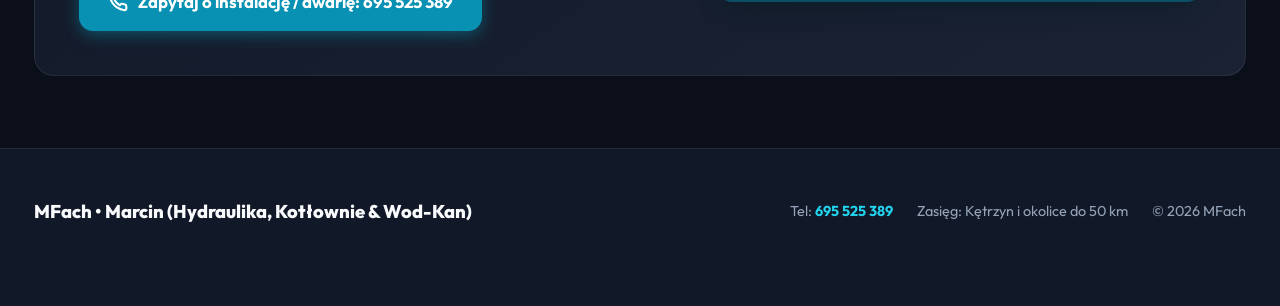
<file: hydraulika.html>
<!DOCTYPE html>
<html lang="pl">
<head>
  <meta charset="UTF-8">
  <meta name="viewport" content="width=device-width, initial-scale=1.0">
  <title>Hydraulika, Kotłownie & Instalacje Wod-Kan - MFach | Marcin 695 525 389</title>
  <meta name="description" content="MFach - Kompleksowe usługi hydrauliczne, montaż kotłowni, pomp ciepła, instalacje wodno-kanalizacyjne, biały montaż, stelaże Geberit, ogrzewanie podłogowe. Kętrzyn i okolice 50km. Marcin tel. 695 525 389.">
  <meta name="keywords" content="hydraulik, instalacje wod-kan, montaż pomp ciepła, kotłownie, biały montaż, naprawa wycieków, hydraulik Kętrzyn, MFach Marcin">
  <meta name="author" content="MFach - Marcin">

  <link rel="icon" type="image/svg+xml" href="assets/favicon.svg">
  <link rel="preconnect" href="https://fonts.googleapis.com">
  <link rel="preconnect" href="https://fonts.gstatic.com" crossorigin>
  <link href="https://fonts.googleapis.com/css2?family=Outfit:wght@400;500;600;700;800;900&display=swap" rel="stylesheet">
  <link rel="stylesheet" href="css/style.css">
</head>
<body class="theme-hydro" data-theme="hydro">

  <header class="site-header">
    <div class="nav-container">
      <a href="index.html" class="brand-link" title="MFach - Strona Główna">
        <div class="brand-logo-icon">M</div>
        <div class="brand-text">
          MFach
          <span class="brand-owner">Marcin • Hydraulika & Kotłownie</span>
        </div>
      </a>

      <nav class="branch-switcher-nav" aria-label="Wybór branży">
        <button type="button" class="branch-tab-btn" data-branch="agro" aria-pressed="false" onclick="window.location.href='rolnictwo.html'">
          <svg viewBox="0 0 24 24" fill="none" stroke="currentColor" stroke-width="2"><circle cx="7" cy="17" r="4"/><circle cx="17" cy="17" r="2"/><path d="M7 17h10"/><path d="M9 13h5l3 4"/><path d="M9 13V9a2 2 0 0 1 2-2h2a2 2 0 0 1 2 2v4"/></svg>
          <span>Ciągniki Rolnicze</span>
        </button>
        <button type="button" class="branch-tab-btn" data-branch="auto" aria-pressed="false" onclick="window.location.href='mechanika.html'">
          <svg viewBox="0 0 24 24" fill="none" stroke="currentColor" stroke-width="2"><path d="M19 17h2c.6 0 1-.4 1-1v-3c0-.9-.7-1.7-1.5-1.9C18.7 10.6 16 10 16 10s-1.3-1.4-2.2-2.3c-.5-.4-1.1-.7-1.8-.7H5c-.6 0-1.1.4-1.4.9l-1.4 2.9A3.7 3.7 0 0 0 2 12v4c0 .6.4 1 1 1h2"/><circle cx="7" cy="17" r="2"/><circle cx="17" cy="17" r="2"/></svg>
          <span>Mechanika Aut</span>
        </button>
        <button type="button" class="branch-tab-btn" data-branch="remont" aria-pressed="false" onclick="window.location.href='remonty.html'">
          <svg viewBox="0 0 24 24" fill="none" stroke="currentColor" stroke-width="2"><path d="m3 9 9-7 9 7v11a2 2 0 0 1-2 2H5a2 2 0 0 1-2-2z"/><polyline points="9 22 9 12 15 12 15 22"/></svg>
          <span>Wykończenia & Remonty</span>
        </button>
        <button type="button" class="branch-tab-btn active" data-branch="hydro" aria-pressed="true">
          <svg viewBox="0 0 24 24" fill="none" stroke="currentColor" stroke-width="2"><path d="M12 2.69l5.66 5.66a8 8 0 1 1-11.31 0z"/></svg>
          <span>Hydraulika & Kotłownie</span>
        </button>
        <button type="button" class="branch-tab-btn" data-branch="spaw" aria-pressed="false" onclick="window.location.href='spawalnictwo.html'">
          <svg viewBox="0 0 24 24" fill="none" stroke="currentColor" stroke-width="2"><path d="M8.5 14.5A2.5 2.5 0 0 0 11 12c0-1.38-.5-2-1-3-1.072-2.143-.224-4.054 2-6 .5 2.5 2 4.9 4 6.5 2 1.6 3 3.5 3 5.5a7 7 0 1 1-14 0c0-1.153.433-2.294 1-3a2.5 2.5 0 0 0 2.5 2.5z"/></svg>
          <span>Spawalnictwo & Ślusarstwo</span>
        </button>
      </nav>

      <a href="tel:695525389" class="nav-cta-btn" title="Zadzwoń do Marcina">
        <svg viewBox="0 0 24 24" width="16" height="16" fill="none" stroke="currentColor" stroke-width="2.5"><path d="M22 16.92v3a2 2 0 0 1-2.18 2 19.79 19.79 0 0 1-8.63-3.07 19.5 19.5 0 0 1-6-6 19.79 19.79 0 0 1-3.07-8.67A2 2 0 0 1 4.11 2h3a2 2 0 0 1 2 1.72 12.84 12.84 0 0 0 .7 2.81 2 2 0 0 1-.45 2.11L8.09 9.91a16 16 0 0 0 6 6l1.27-1.27a2 2 0 0 1 2.11-.45 12.84 12.84 0 0 0 2.81.7A2 2 0 0 1 22 16.92z"/></svg>
        <span>695 525 389</span>
      </a>
    </div>
  </header>

  <main>
    <section class="hero-section">
      <div class="container">
        <div class="hero-grid">
          <div class="hero-content">
            <div id="heroBadge" class="hero-pill-badge"></div>
            <h1 id="heroTitle" class="hero-title"></h1>
            <p id="heroDesc" class="hero-desc"></p>

            <div class="hero-action-group">
              <a href="tel:695525389" class="btn-primary">
                <svg viewBox="0 0 24 24" width="20" height="20" fill="none" stroke="currentColor" stroke-width="2.5"><path d="M22 16.92v3a2 2 0 0 1-2.18 2 19.79 19.79 0 0 1-8.63-3.07 19.5 19.5 0 0 1-6-6 19.79 19.79 0 0 1-3.07-8.67A2 2 0 0 1 4.11 2h3a2 2 0 0 1 2 1.72 12.84 12.84 0 0 0 .7 2.81 2 2 0 0 1-.45 2.11L8.09 9.91a16 16 0 0 0 6 6l1.27-1.27a2 2 0 0 1 2.11-.45 12.84 12.84 0 0 0 2.81.7A2 2 0 0 1 22 16.92z"/></svg>
                <span>Zadzwoń: 695 525 389</span>
              </a>
              <a href="sms:695525389" class="btn-secondary">
                <svg viewBox="0 0 24 24" width="18" height="18" fill="none" stroke="currentColor" stroke-width="2"><path d="M21 15a2 2 0 0 1-2 2H7l-4 4V5a2 2 0 0 1 2-2h14a2 2 0 0 1 2 2z"/></svg>
                <span>Wyślij SMS</span>
              </a>
            </div>

            <div id="trustList" class="trust-bar"></div>
          </div>

          <div class="hero-visual">
            <div class="hero-image-wrapper">
              <img id="heroImage" src="assets/hero_hydro.png" alt="Marcin MFach - Hydraulika i Nowoczesne Kotłownie" class="hero-img" width="600" height="400">
            </div>
          </div>
        </div>
      </div>
    </section>

    <section class="section-services" id="uslugi">
      <div class="container">
        <div class="section-head">
          <span class="section-subtitle">Instalacje grzewcze i wodne</span>
          <h2 id="servicesHeading" class="section-title">Oferta Hydrauliczna i Kotłowni</h2>
          <p id="servicesDesc" class="section-desc"></p>
        </div>
        <div id="servicesGrid" class="services-grid"></div>
      </div>
    </section>

    <!-- Pozostałe usługi -->
    <section class="all-branches-section">
      <div class="container">
        <div class="section-head">
          <span class="section-subtitle">Dodatkowe dziedziny</span>
          <h2 class="section-title">Świadczę również inne usługi fachowe</h2>
        </div>
        <div class="branches-overview-grid">
          <a href="rolnictwo.html" class="branch-preview-card card-agro" title="Przejdź do: Serwis Ciągników Rolniczych">
            <div class="branch-card-media">
              <img src="assets/hero_agro.png" alt="Ciągniki Rolnicze - MFach" loading="lazy">
            </div>
            <span class="branch-badge badge-agro">Agro</span>
            <h3>Serwis Ciągników Rolniczych</h3>
            <p>Naprawy silników, hydrauliki siłowej, układów jezdnych, dojazd na pole i do gospodarstwa.</p>
          </a>

          <a href="mechanika.html" class="branch-preview-card card-auto" title="Przejdź do: Mechanika Samochodowa">
            <div class="branch-card-media">
              <img src="assets/hero_auto.png" alt="Mechanika Samochodowa - MFach" loading="lazy">
            </div>
            <span class="branch-badge badge-auto">Auto</span>
            <h3>Mechanika Samochodowa</h3>
            <p>Bieżące naprawy samochodów, wymiana oleju, filtrów, hamulców, zawieszenia i rozrządów.</p>
          </a>

          <a href="remonty.html" class="branch-preview-card card-remont" title="Przejdź do: Wykończenia Wnętrz & Remonty">
            <div class="branch-card-media">
              <img src="assets/hero_remont.png" alt="Wykończenia Wnętrz & Remonty - MFach" loading="lazy">
            </div>
            <span class="branch-badge badge-remont">Remonty</span>
            <h3>Wykończenia & Remonty Wnętrz</h3>
            <p>Gładzie bezpyłowe, malowanie, układanie paneli, kafelkowanie, zabudowy G-K, sufity podwieszane.</p>
          </a>

          <a href="spawalnictwo.html" class="branch-preview-card card-spaw" title="Przejdź do: Spawalnictwo & Ślusarstwo">
            <div class="branch-card-media">
              <img src="assets/hero_spawacz.png" alt="Spawalnictwo & Ślusarstwo - MFach" loading="lazy">
            </div>
            <span class="branch-badge badge-spaw">Spawalnictwo</span>
            <h3>Spawalnictwo & Ślusarstwo</h3>
            <p>Spawanie metodami MIG/MAG i TIG, naprawa maszyn rolniczych, konstrukcje stalowe, bramy, wiaty i dojazd w teren.</p>
          </a>
        </div>
      </div>
    </section>

    <!-- Obszar Działania (Mapa) -->
    <section class="section-area" id="obszar">
      <div class="container">
        <div class="area-card">
          <div class="area-info">
            <span class="section-subtitle">Instalacje hydrauliczne z dojazdem</span>
            <h2 class="section-title">Kętrzyn i okolice w promieniu ~50 km</h2>
            <p class="area-desc">
              Montaż nowoczesnych kotłowni, pomp ciepła, instalacji sanitarnych oraz usuwanie nagłych wycieków na terenie Kętrzyna oraz sąsiadujących miast i gmin w promieniu około 50 km.
            </p>

            <div class="area-tags">
              <span class="area-tag">📍 Kętrzyn</span>
              <span class="area-tag">📍 Mrągowo</span>
              <span class="area-tag">📍 Giżycko</span>
              <span class="area-tag">📍 Węgorzewo</span>
              <span class="area-tag">📍 Reszel</span>
              <span class="area-tag">📍 Korsze</span>
              <span class="area-tag">📍 Bartoszyce</span>
              <span class="area-tag">📍 Biskupiec</span>
              <span class="area-tag">💧 Domy i kotłownie</span>
            </div>

            <div class="area-cta">
              <a href="tel:695525389" class="btn-primary">
                <svg viewBox="0 0 24 24" width="20" height="20" fill="none" stroke="currentColor" stroke-width="2.5"><path d="M22 16.92v3a2 2 0 0 1-2.18 2 19.79 19.79 0 0 1-8.63-3.07 19.5 19.5 0 0 1-6-6 19.79 19.79 0 0 1-3.07-8.67A2 2 0 0 1 4.11 2h3a2 2 0 0 1 2 1.72 12.84 12.84 0 0 0 .7 2.81 2 2 0 0 1-.45 2.11L8.09 9.91a16 16 0 0 0 6 6l1.27-1.27a2 2 0 0 1 2.11-.45 12.84 12.84 0 0 0 2.81.7A2 2 0 0 1 22 16.92z"/></svg>
                <span>Zapytaj o instalację / awarię: 695 525 389</span>
              </a>
            </div>
          </div>

          <div class="area-visual">
            <div class="area-map-wrapper">
              <img src="assets/map.png" alt="Obszar działania hydraulika - Kętrzyn i okolice 50km" class="area-map-img" loading="lazy">
              <div class="map-badge-overlay">
                <svg viewBox="0 0 24 24" width="18" height="18" fill="none" stroke="currentColor" stroke-width="2.5"><circle cx="12" cy="12" r="10"/><circle cx="12" cy="12" r="3"/><line x1="12" y1="2" x2="12" y2="5"/><line x1="12" y1="19" x2="12" y2="22"/><line x1="2" y1="12" x2="5" y2="12"/><line x1="19" y1="12" x2="22" y2="12"/></svg>
                <span>Obszar obsługi: Kętrzyn + promień 50 km</span>
              </div>
            </div>
          </div>
        </div>
      </div>
    </section>
  </main>

  <footer class="site-footer">
    <div class="container footer-content">
      <div class="footer-brand">MFach • Marcin (Hydraulika, Kotłownie & Wod-Kan)</div>
      <div class="footer-contact">
        <div>Tel: <a href="tel:695525389" class="footer-tel">695 525 389</a></div>
        <div>Zasięg: Kętrzyn i okolice do 50 km</div>
        <div>&copy; 2026 MFach</div>
      </div>
    </div>
  </footer>

  <aside class="mobile-call-bar">
    <a href="tel:695525389" class="mobile-call-btn">
      <svg viewBox="0 0 24 24" width="20" height="20" fill="none" stroke="currentColor" stroke-width="2.5"><path d="M22 16.92v3a2 2 0 0 1-2.18 2 19.79 19.79 0 0 1-8.63-3.07 19.5 19.5 0 0 1-6-6 19.79 19.79 0 0 1-3.07-8.67A2 2 0 0 1 4.11 2h3a2 2 0 0 1 2 1.72 12.84 12.84 0 0 0 .7 2.81 2 2 0 0 1-.45 2.11L8.09 9.91a16 16 0 0 0 6 6l1.27-1.27a2 2 0 0 1 2.11-.45 12.84 12.84 0 0 0 2.81.7A2 2 0 0 1 22 16.92z"/></svg>
      <span>Zadzwoń: 695 525 389</span>
    </a>
  </aside>

  <div id="toastNotice" class="toast-notice"></div>
  <script src="js/main.js"></script>
</body>
</html>
</file>
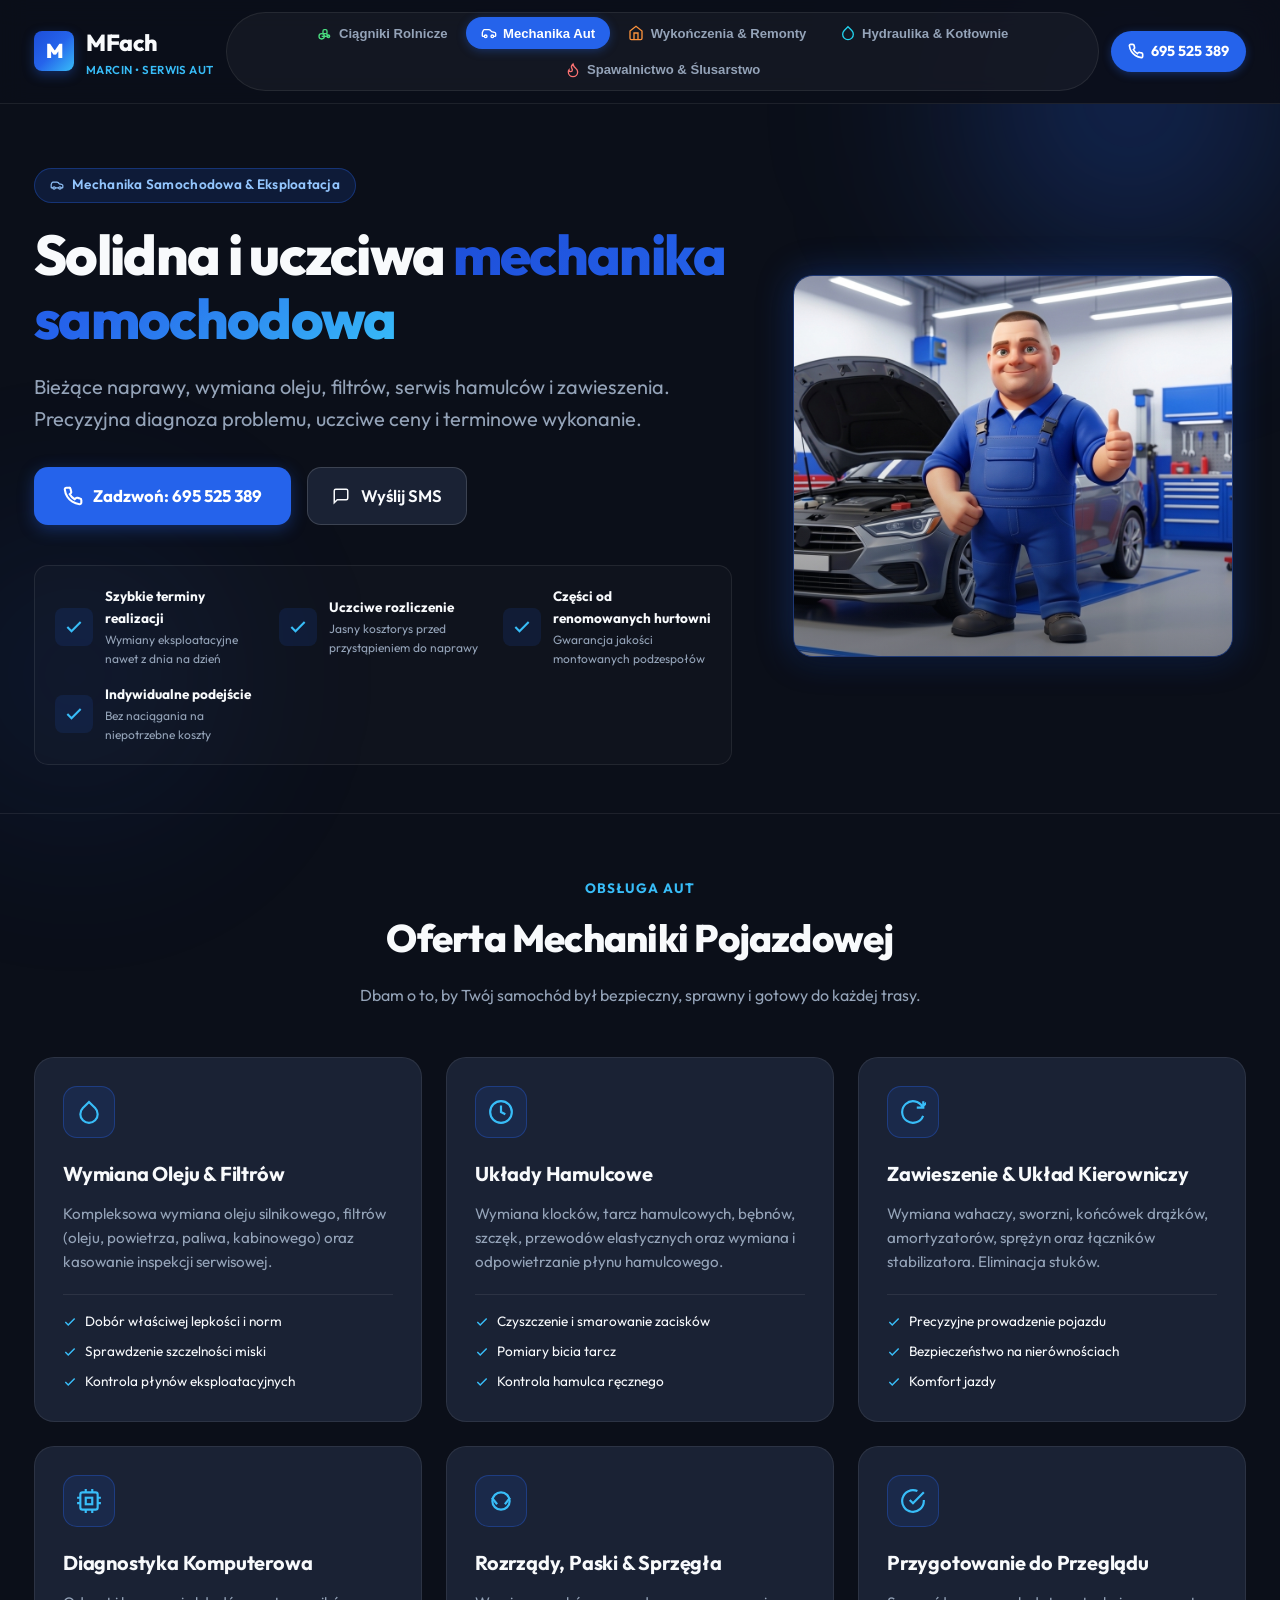
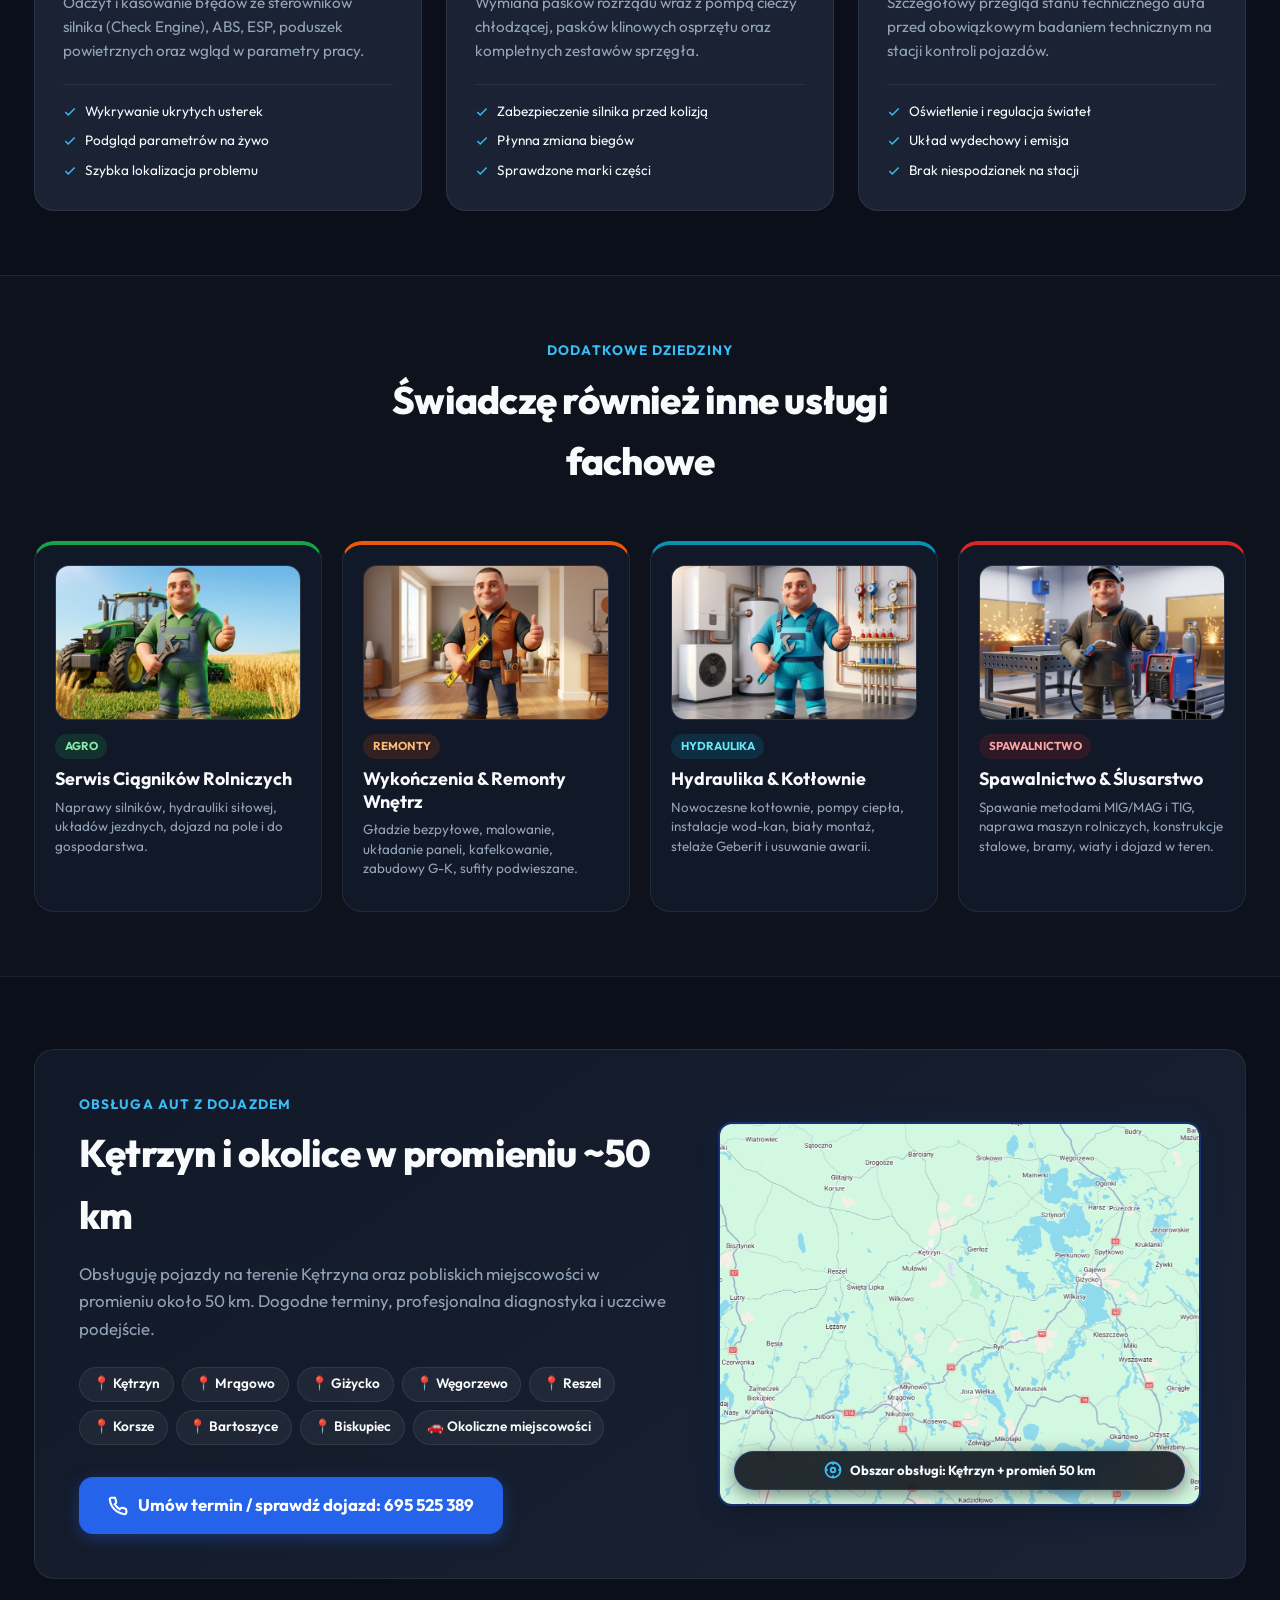
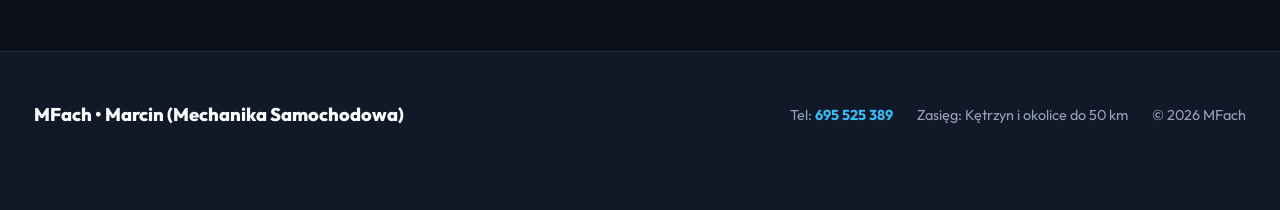
<file: mechanika.html>
<!DOCTYPE html>
<html lang="pl">
<head>
  <meta charset="UTF-8">
  <meta name="viewport" content="width=device-width, initial-scale=1.0">
  <title>Mechanika Samochodowa, Wymiana Oleju & Filtrów - MFach | Marcin 695 525 389</title>
  <meta name="description" content="MFach - Mechanika samochodowa. Wymiana oleju, filtrów, klocków i tarcz hamulcowych, naprawa zawieszenia, rozrządy. Marcin tel. 695 525 389.">
  <meta name="keywords" content="mechanika samochodowa, wymiana oleju, wymiana filtrów, naprawa hamulców, serwis aut, naprawa zawieszenia, MFach Marcin">
  <meta name="author" content="MFach - Marcin">

  <link rel="icon" type="image/svg+xml" href="assets/favicon.svg">
  <link rel="preconnect" href="https://fonts.googleapis.com">
  <link rel="preconnect" href="https://fonts.gstatic.com" crossorigin>
  <link href="https://fonts.googleapis.com/css2?family=Outfit:wght@400;500;600;700;800;900&display=swap" rel="stylesheet">
  <link rel="stylesheet" href="css/style.css">
</head>
<body class="theme-auto" data-theme="auto">

  <header class="site-header">
    <div class="nav-container">
      <a href="index.html" class="brand-link" title="MFach - Strona Główna">
        <div class="brand-logo-icon">M</div>
        <div class="brand-text">
          MFach
          <span class="brand-owner">Marcin • Serwis Aut</span>
        </div>
      </a>

      <nav class="branch-switcher-nav" aria-label="Wybór branży">
        <button type="button" class="branch-tab-btn" data-branch="agro" aria-pressed="false" onclick="window.location.href='rolnictwo.html'">
          <svg viewBox="0 0 24 24" fill="none" stroke="currentColor" stroke-width="2"><circle cx="7" cy="17" r="4"/><circle cx="17" cy="17" r="2"/><path d="M7 17h10"/><path d="M9 13h5l3 4"/><path d="M9 13V9a2 2 0 0 1 2-2h2a2 2 0 0 1 2 2v4"/></svg>
          <span>Ciągniki Rolnicze</span>
        </button>
        <button type="button" class="branch-tab-btn active" data-branch="auto" aria-pressed="true">
          <svg viewBox="0 0 24 24" fill="none" stroke="currentColor" stroke-width="2"><path d="M19 17h2c.6 0 1-.4 1-1v-3c0-.9-.7-1.7-1.5-1.9C18.7 10.6 16 10 16 10s-1.3-1.4-2.2-2.3c-.5-.4-1.1-.7-1.8-.7H5c-.6 0-1.1.4-1.4.9l-1.4 2.9A3.7 3.7 0 0 0 2 12v4c0 .6.4 1 1 1h2"/><circle cx="7" cy="17" r="2"/><circle cx="17" cy="17" r="2"/></svg>
          <span>Mechanika Aut</span>
        </button>
        <button type="button" class="branch-tab-btn" data-branch="remont" aria-pressed="false" onclick="window.location.href='remonty.html'">
          <svg viewBox="0 0 24 24" fill="none" stroke="currentColor" stroke-width="2"><path d="m3 9 9-7 9 7v11a2 2 0 0 1-2 2H5a2 2 0 0 1-2-2z"/><polyline points="9 22 9 12 15 12 15 22"/></svg>
          <span>Wykończenia & Remonty</span>
        </button>
        <button type="button" class="branch-tab-btn" data-branch="hydro" aria-pressed="false" onclick="window.location.href='hydraulika.html'">
          <svg viewBox="0 0 24 24" fill="none" stroke="currentColor" stroke-width="2"><path d="M12 2.69l5.66 5.66a8 8 0 1 1-11.31 0z"/></svg>
          <span>Hydraulika & Kotłownie</span>
        </button>
        <button type="button" class="branch-tab-btn" data-branch="spaw" aria-pressed="false" onclick="window.location.href='spawalnictwo.html'">
          <svg viewBox="0 0 24 24" fill="none" stroke="currentColor" stroke-width="2"><path d="M8.5 14.5A2.5 2.5 0 0 0 11 12c0-1.38-.5-2-1-3-1.072-2.143-.224-4.054 2-6 .5 2.5 2 4.9 4 6.5 2 1.6 3 3.5 3 5.5a7 7 0 1 1-14 0c0-1.153.433-2.294 1-3a2.5 2.5 0 0 0 2.5 2.5z"/></svg>
          <span>Spawalnictwo & Ślusarstwo</span>
        </button>
      </nav>

      <a href="tel:695525389" class="nav-cta-btn" title="Zadzwoń do Marcina">
        <svg viewBox="0 0 24 24" width="16" height="16" fill="none" stroke="currentColor" stroke-width="2.5"><path d="M22 16.92v3a2 2 0 0 1-2.18 2 19.79 19.79 0 0 1-8.63-3.07 19.5 19.5 0 0 1-6-6 19.79 19.79 0 0 1-3.07-8.67A2 2 0 0 1 4.11 2h3a2 2 0 0 1 2 1.72 12.84 12.84 0 0 0 .7 2.81 2 2 0 0 1-.45 2.11L8.09 9.91a16 16 0 0 0 6 6l1.27-1.27a2 2 0 0 1 2.11-.45 12.84 12.84 0 0 0 2.81.7A2 2 0 0 1 22 16.92z"/></svg>
        <span>695 525 389</span>
      </a>
    </div>
  </header>

  <main>
    <section class="hero-section">
      <div class="container">
        <div class="hero-grid">
          <div class="hero-content">
            <div id="heroBadge" class="hero-pill-badge"></div>
            <h1 id="heroTitle" class="hero-title"></h1>
            <p id="heroDesc" class="hero-desc"></p>

            <div class="hero-action-group">
              <a href="tel:695525389" class="btn-primary">
                <svg viewBox="0 0 24 24" width="20" height="20" fill="none" stroke="currentColor" stroke-width="2.5"><path d="M22 16.92v3a2 2 0 0 1-2.18 2 19.79 19.79 0 0 1-8.63-3.07 19.5 19.5 0 0 1-6-6 19.79 19.79 0 0 1-3.07-8.67A2 2 0 0 1 4.11 2h3a2 2 0 0 1 2 1.72 12.84 12.84 0 0 0 .7 2.81 2 2 0 0 1-.45 2.11L8.09 9.91a16 16 0 0 0 6 6l1.27-1.27a2 2 0 0 1 2.11-.45 12.84 12.84 0 0 0 2.81.7A2 2 0 0 1 22 16.92z"/></svg>
                <span>Zadzwoń: 695 525 389</span>
              </a>
              <a href="sms:695525389" class="btn-secondary">
                <svg viewBox="0 0 24 24" width="18" height="18" fill="none" stroke="currentColor" stroke-width="2"><path d="M21 15a2 2 0 0 1-2 2H7l-4 4V5a2 2 0 0 1 2-2h14a2 2 0 0 1 2 2z"/></svg>
                <span>Wyślij SMS</span>
              </a>
            </div>

            <div id="trustList" class="trust-bar"></div>
          </div>

          <div class="hero-visual">
            <div class="hero-image-wrapper">
              <img id="heroImage" src="assets/hero_auto.png" alt="Marcin MFach - Mechanika Samochodowa" class="hero-img" width="600" height="400">
            </div>
          </div>
        </div>
      </div>
    </section>

    <section class="section-services" id="uslugi">
      <div class="container">
        <div class="section-head">
          <span class="section-subtitle">Obsługa aut</span>
          <h2 id="servicesHeading" class="section-title">Oferta Mechaniki Pojazdowej</h2>
          <p id="servicesDesc" class="section-desc"></p>
        </div>
        <div id="servicesGrid" class="services-grid"></div>
      </div>
    </section>

    <!-- Pozostałe usługi -->
    <section class="all-branches-section">
      <div class="container">
        <div class="section-head">
          <span class="section-subtitle">Dodatkowe dziedziny</span>
          <h2 class="section-title">Świadczę również inne usługi fachowe</h2>
        </div>
        <div class="branches-overview-grid">
          <a href="rolnictwo.html" class="branch-preview-card card-agro" title="Przejdź do: Serwis Ciągników Rolniczych">
            <div class="branch-card-media">
              <img src="assets/hero_agro.png" alt="Ciągniki Rolnicze - MFach" loading="lazy">
            </div>
            <span class="branch-badge badge-agro">Agro</span>
            <h3>Serwis Ciągników Rolniczych</h3>
            <p>Naprawy silników, hydrauliki siłowej, układów jezdnych, dojazd na pole i do gospodarstwa.</p>
          </a>

          <a href="remonty.html" class="branch-preview-card card-remont" title="Przejdź do: Wykończenia Wnętrz & Remonty">
            <div class="branch-card-media">
              <img src="assets/hero_remont.png" alt="Wykończenia Wnętrz & Remonty - MFach" loading="lazy">
            </div>
            <span class="branch-badge badge-remont">Remonty</span>
            <h3>Wykończenia & Remonty Wnętrz</h3>
            <p>Gładzie bezpyłowe, malowanie, układanie paneli, kafelkowanie, zabudowy G-K, sufity podwieszane.</p>
          </a>

          <a href="hydraulika.html" class="branch-preview-card card-hydro" title="Przejdź do: Hydraulika & Kotłownie">
            <div class="branch-card-media">
              <img src="assets/hero_hydro.png" alt="Hydraulika & Kotłownie - MFach" loading="lazy">
            </div>
            <span class="branch-badge badge-hydro">Hydraulika</span>
            <h3>Hydraulika & Kotłownie</h3>
            <p>Nowoczesne kotłownie, pompy ciepła, instalacje wod-kan, biały montaż, stelaże Geberit i usuwanie awarii.</p>
          </a>

          <a href="spawalnictwo.html" class="branch-preview-card card-spaw" title="Przejdź do: Spawalnictwo & Ślusarstwo">
            <div class="branch-card-media">
              <img src="assets/hero_spawacz.png" alt="Spawalnictwo & Ślusarstwo - MFach" loading="lazy">
            </div>
            <span class="branch-badge badge-spaw">Spawalnictwo</span>
            <h3>Spawalnictwo & Ślusarstwo</h3>
            <p>Spawanie metodami MIG/MAG i TIG, naprawa maszyn rolniczych, konstrukcje stalowe, bramy, wiaty i dojazd w teren.</p>
          </a>
        </div>
      </div>
    </section>

    <!-- ================= OBSZAR DZIAŁANIA (MAPA) ================= -->
    <section class="section-area" id="obszar">
      <div class="container">
        <div class="area-card">
          <div class="area-info">
            <span class="section-subtitle">Obsługa aut z dojazdem</span>
            <h2 class="section-title">Kętrzyn i okolice w promieniu ~50 km</h2>
            <p class="area-desc">
              Obsługuję pojazdy na terenie Kętrzyna oraz pobliskich miejscowości w promieniu około 50 km. Dogodne terminy, profesjonalna diagnostyka i uczciwe podejście.
            </p>

            <div class="area-tags">
              <span class="area-tag">📍 Kętrzyn</span>
              <span class="area-tag">📍 Mrągowo</span>
              <span class="area-tag">📍 Giżycko</span>
              <span class="area-tag">📍 Węgorzewo</span>
              <span class="area-tag">📍 Reszel</span>
              <span class="area-tag">📍 Korsze</span>
              <span class="area-tag">📍 Bartoszyce</span>
              <span class="area-tag">📍 Biskupiec</span>
              <span class="area-tag">🚗 Okoliczne miejscowości</span>
            </div>

            <div class="area-cta">
              <a href="tel:695525389" class="btn-primary">
                <svg viewBox="0 0 24 24" width="20" height="20" fill="none" stroke="currentColor" stroke-width="2.5"><path d="M22 16.92v3a2 2 0 0 1-2.18 2 19.79 19.79 0 0 1-8.63-3.07 19.5 19.5 0 0 1-6-6 19.79 19.79 0 0 1-3.07-8.67A2 2 0 0 1 4.11 2h3a2 2 0 0 1 2 1.72 12.84 12.84 0 0 0 .7 2.81 2 2 0 0 1-.45 2.11L8.09 9.91a16 16 0 0 0 6 6l1.27-1.27a2 2 0 0 1 2.11-.45 12.84 12.84 0 0 0 2.81.7A2 2 0 0 1 22 16.92z"/></svg>
                <span>Umów termin / sprawdź dojazd: 695 525 389</span>
              </a>
            </div>
          </div>

          <div class="area-visual">
            <div class="area-map-wrapper">
              <img src="assets/map.png" alt="Obszar działania mechaniki - Kętrzyn i okolice 50km" class="area-map-img" loading="lazy">
              <div class="map-badge-overlay">
                <svg viewBox="0 0 24 24" width="18" height="18" fill="none" stroke="currentColor" stroke-width="2.5"><circle cx="12" cy="12" r="10"/><circle cx="12" cy="12" r="3"/><line x1="12" y1="2" x2="12" y2="5"/><line x1="12" y1="19" x2="12" y2="22"/><line x1="2" y1="12" x2="5" y2="12"/><line x1="19" y1="12" x2="22" y2="12"/></svg>
                <span>Obszar obsługi: Kętrzyn + promień 50 km</span>
              </div>
            </div>
          </div>
        </div>
      </div>
    </section>

  </main>

  <footer class="site-footer">
    <div class="container footer-content">
      <div class="footer-brand">MFach • Marcin (Mechanika Samochodowa)</div>
      <div class="footer-contact">
        <div>Tel: <a href="tel:695525389" class="footer-tel">695 525 389</a></div>
        <div>Zasięg: Kętrzyn i okolice do 50 km</div>
        <div>&copy; 2026 MFach</div>
      </div>
    </div>
  </footer>

  <aside class="mobile-call-bar">
    <a href="tel:695525389" class="mobile-call-btn">
      <svg viewBox="0 0 24 24" width="20" height="20" fill="none" stroke="currentColor" stroke-width="2.5"><path d="M22 16.92v3a2 2 0 0 1-2.18 2 19.79 19.79 0 0 1-8.63-3.07 19.5 19.5 0 0 1-6-6 19.79 19.79 0 0 1-3.07-8.67A2 2 0 0 1 4.11 2h3a2 2 0 0 1 2 1.72 12.84 12.84 0 0 0 .7 2.81 2 2 0 0 1-.45 2.11L8.09 9.91a16 16 0 0 0 6 6l1.27-1.27a2 2 0 0 1 2.11-.45 12.84 12.84 0 0 0 2.81.7A2 2 0 0 1 22 16.92z"/></svg>
      <span>Zadzwoń: 695 525 389</span>
    </a>
  </aside>

  <div id="toastNotice" class="toast-notice"></div>
  <script src="js/main.js"></script>
</body>
</html>
</file>
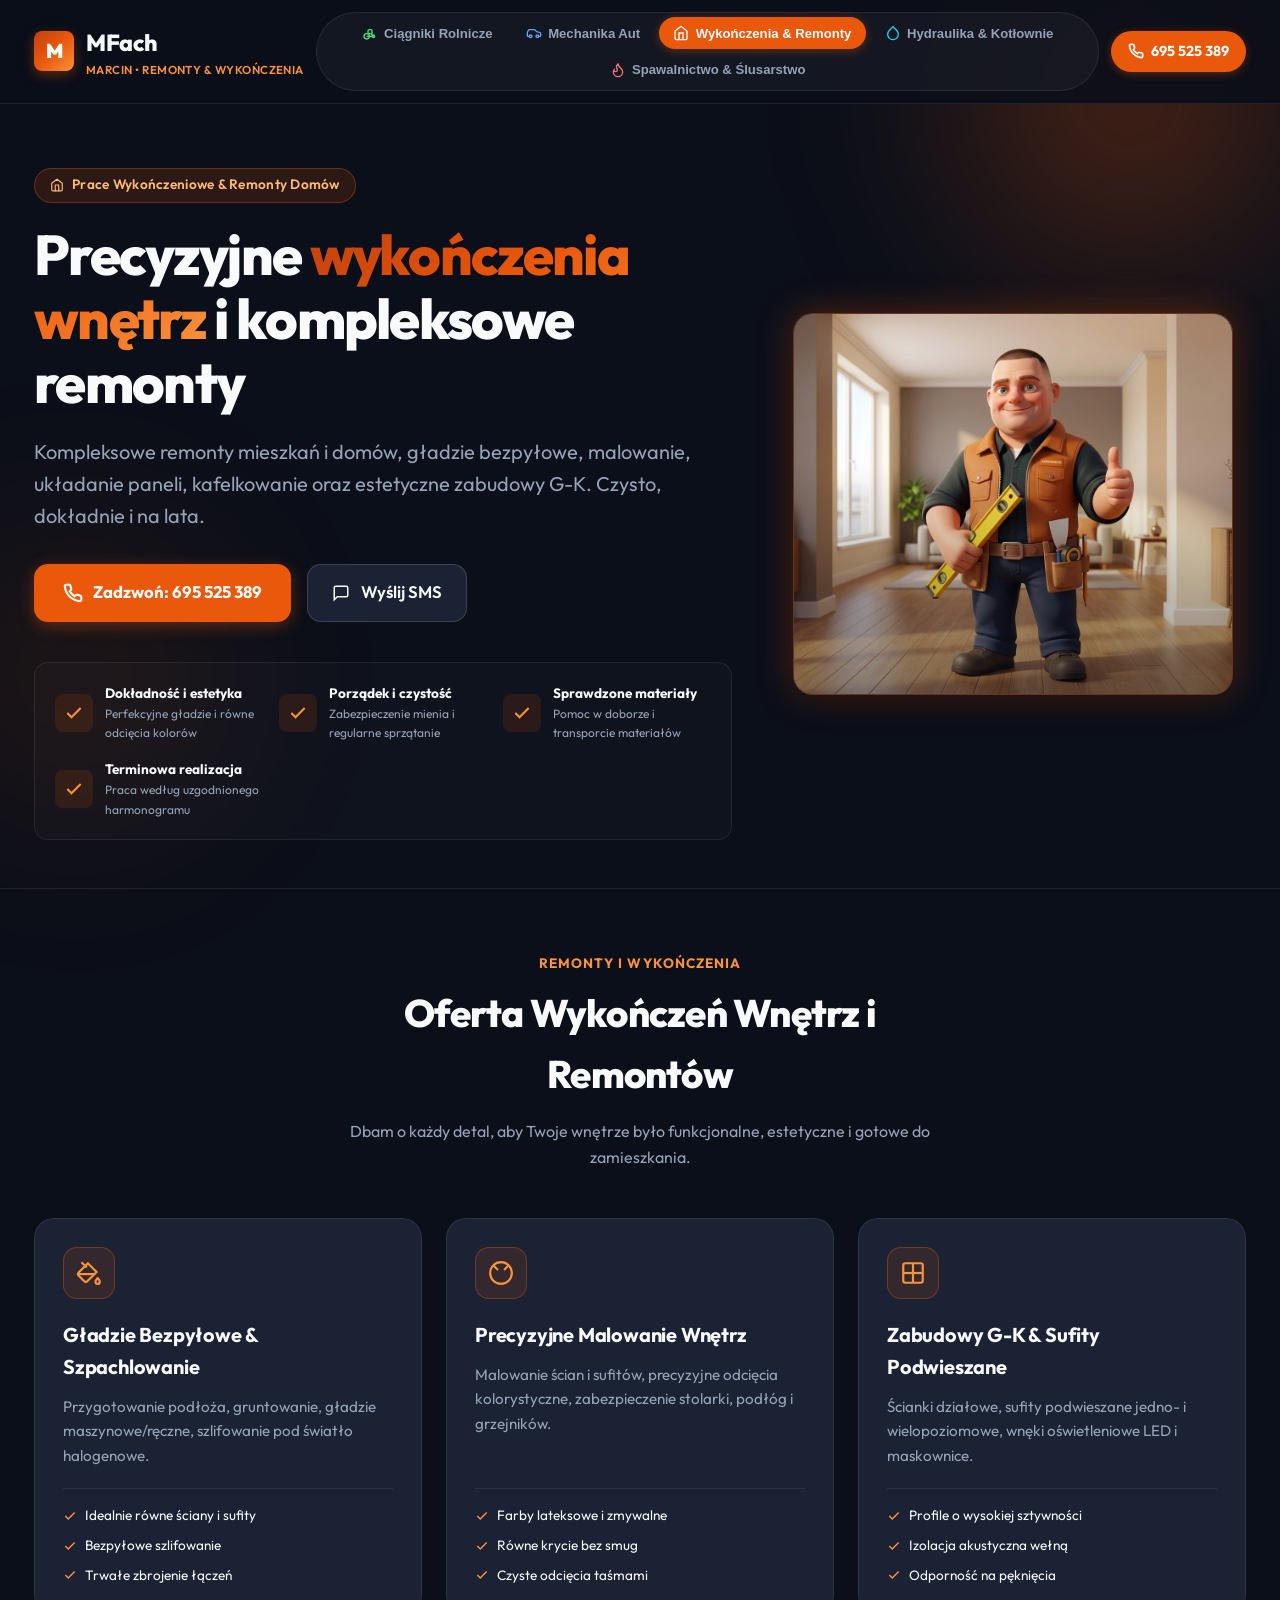
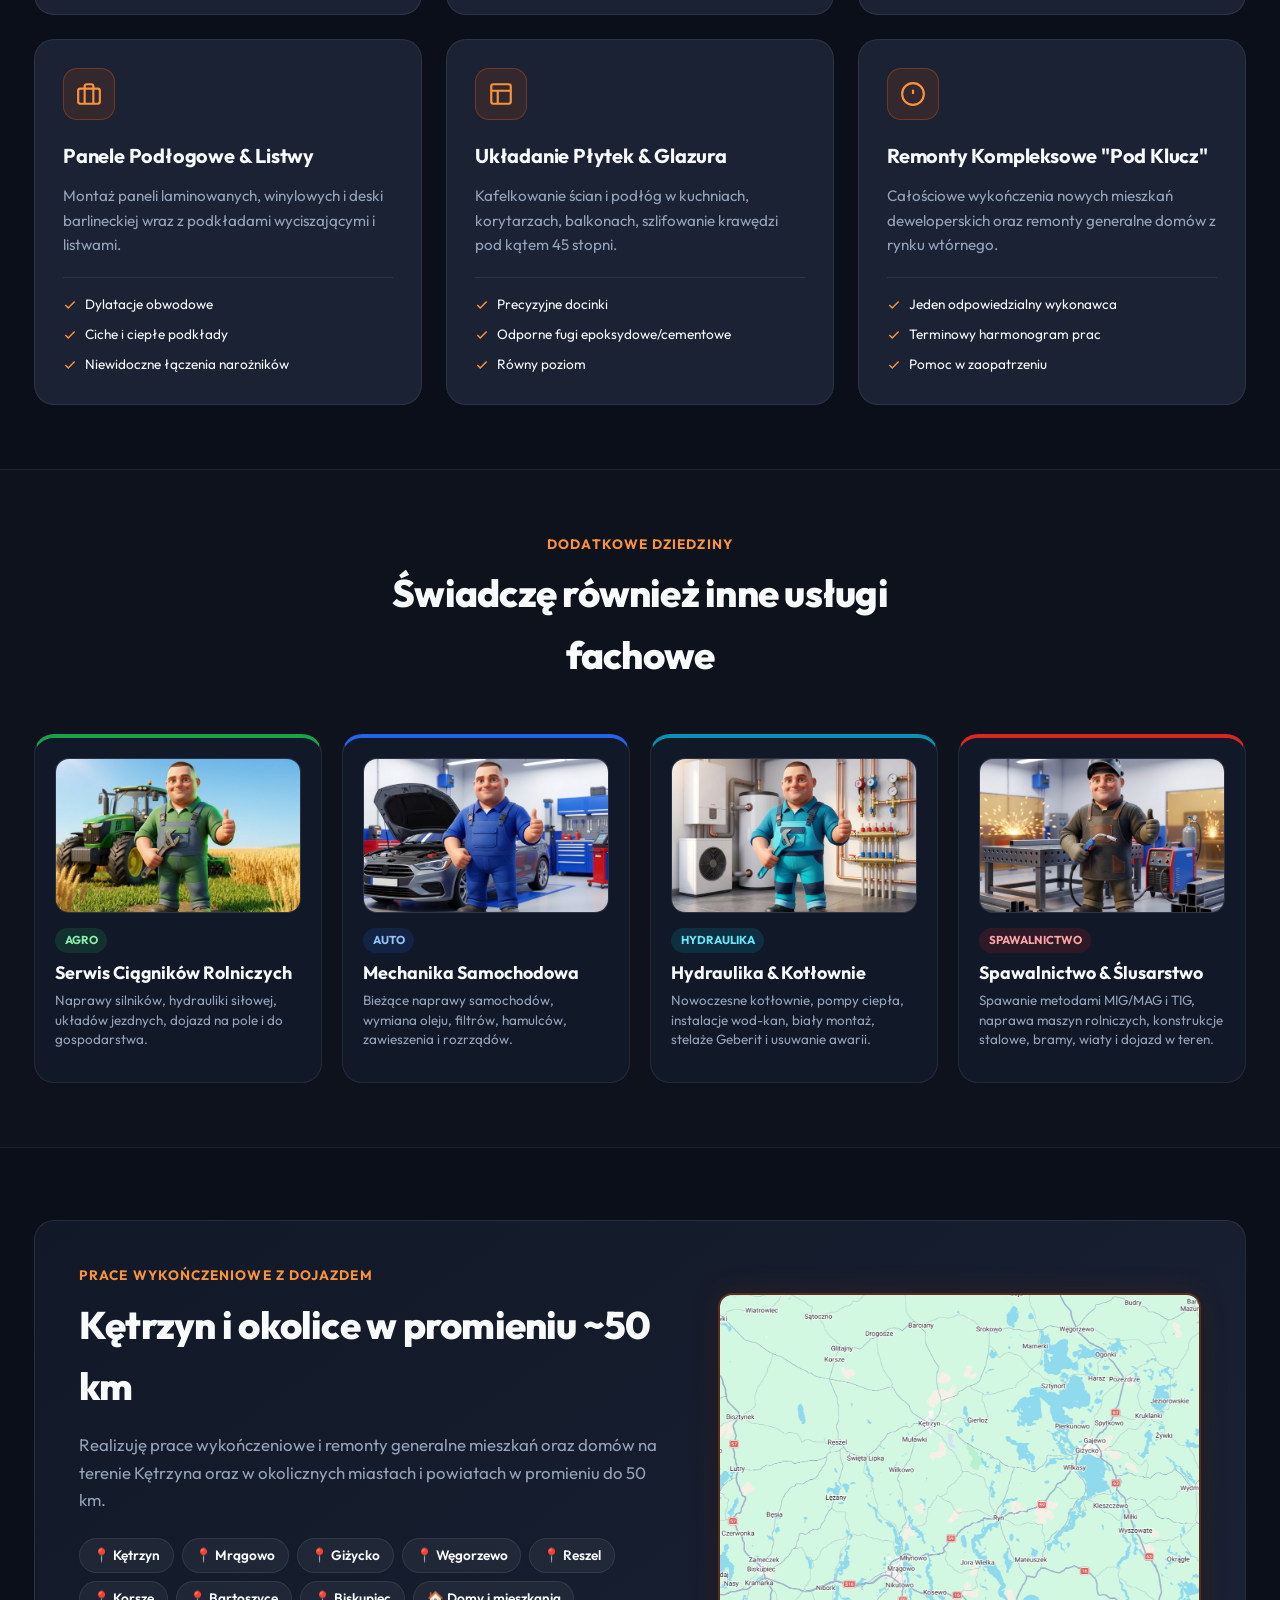
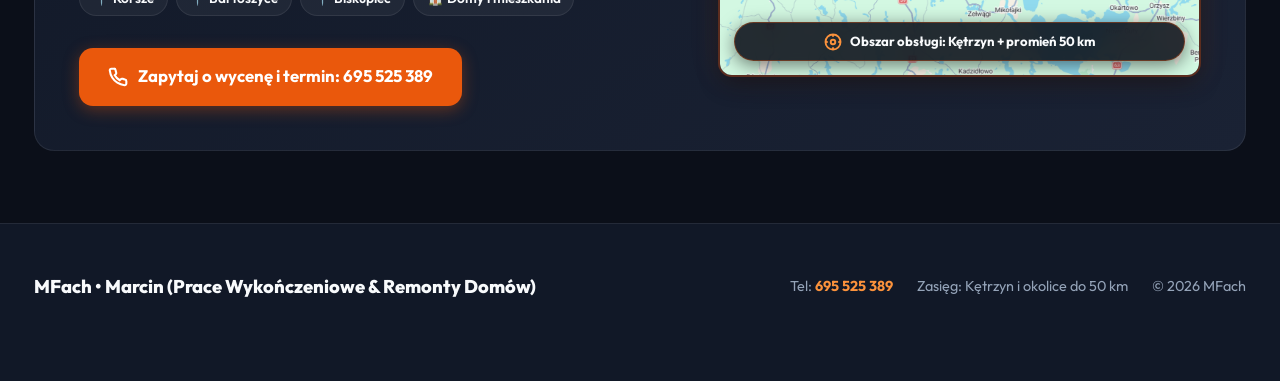
<file: remonty.html>
<!DOCTYPE html>
<html lang="pl">
<head>
  <meta charset="UTF-8">
  <meta name="viewport" content="width=device-width, initial-scale=1.0">
  <title>Prace Wykończeniowe & Remonty Domów - MFach | Marcin 695 525 389</title>
  <meta name="description" content="MFach - Kompleksowe remonty mieszkań i domów, wykończenia wnętrz, gładzie bezpyłowe, malowanie, panele podłogowe, glazura, zabudowy G-K. Kętrzyn i okolice 50km. Marcin tel. 695 525 389.">
  <meta name="keywords" content="remonty domów, wykończenia wnętrz, gładzie bezpyłowe, malowanie, układanie paneli, glazurnik, remonty mieszkań Kętrzyn, MFach Marcin">
  <meta name="author" content="MFach - Marcin">

  <link rel="icon" type="image/svg+xml" href="assets/favicon.svg">
  <link rel="preconnect" href="https://fonts.googleapis.com">
  <link rel="preconnect" href="https://fonts.gstatic.com" crossorigin>
  <link href="https://fonts.googleapis.com/css2?family=Outfit:wght@400;500;600;700;800;900&display=swap" rel="stylesheet">
  <link rel="stylesheet" href="css/style.css">
</head>
<body class="theme-remont" data-theme="remont">

  <header class="site-header">
    <div class="nav-container">
      <a href="index.html" class="brand-link" title="MFach - Strona Główna">
        <div class="brand-logo-icon">M</div>
        <div class="brand-text">
          MFach
          <span class="brand-owner">Marcin • Remonty & Wykończenia</span>
        </div>
      </a>

      <nav class="branch-switcher-nav" aria-label="Wybór branży">
        <button type="button" class="branch-tab-btn" data-branch="agro" aria-pressed="false" onclick="window.location.href='rolnictwo.html'">
          <svg viewBox="0 0 24 24" fill="none" stroke="currentColor" stroke-width="2"><circle cx="7" cy="17" r="4"/><circle cx="17" cy="17" r="2"/><path d="M7 17h10"/><path d="M9 13h5l3 4"/><path d="M9 13V9a2 2 0 0 1 2-2h2a2 2 0 0 1 2 2v4"/></svg>
          <span>Ciągniki Rolnicze</span>
        </button>
        <button type="button" class="branch-tab-btn" data-branch="auto" aria-pressed="false" onclick="window.location.href='mechanika.html'">
          <svg viewBox="0 0 24 24" fill="none" stroke="currentColor" stroke-width="2"><path d="M19 17h2c.6 0 1-.4 1-1v-3c0-.9-.7-1.7-1.5-1.9C18.7 10.6 16 10 16 10s-1.3-1.4-2.2-2.3c-.5-.4-1.1-.7-1.8-.7H5c-.6 0-1.1.4-1.4.9l-1.4 2.9A3.7 3.7 0 0 0 2 12v4c0 .6.4 1 1 1h2"/><circle cx="7" cy="17" r="2"/><circle cx="17" cy="17" r="2"/></svg>
          <span>Mechanika Aut</span>
        </button>
        <button type="button" class="branch-tab-btn active" data-branch="remont" aria-pressed="true">
          <svg viewBox="0 0 24 24" fill="none" stroke="currentColor" stroke-width="2"><path d="m3 9 9-7 9 7v11a2 2 0 0 1-2 2H5a2 2 0 0 1-2-2z"/><polyline points="9 22 9 12 15 12 15 22"/></svg>
          <span>Wykończenia & Remonty</span>
        </button>
        <button type="button" class="branch-tab-btn" data-branch="hydro" aria-pressed="false" onclick="window.location.href='hydraulika.html'">
          <svg viewBox="0 0 24 24" fill="none" stroke="currentColor" stroke-width="2"><path d="M12 2.69l5.66 5.66a8 8 0 1 1-11.31 0z"/></svg>
          <span>Hydraulika & Kotłownie</span>
        </button>
        <button type="button" class="branch-tab-btn" data-branch="spaw" aria-pressed="false" onclick="window.location.href='spawalnictwo.html'">
          <svg viewBox="0 0 24 24" fill="none" stroke="currentColor" stroke-width="2"><path d="M8.5 14.5A2.5 2.5 0 0 0 11 12c0-1.38-.5-2-1-3-1.072-2.143-.224-4.054 2-6 .5 2.5 2 4.9 4 6.5 2 1.6 3 3.5 3 5.5a7 7 0 1 1-14 0c0-1.153.433-2.294 1-3a2.5 2.5 0 0 0 2.5 2.5z"/></svg>
          <span>Spawalnictwo & Ślusarstwo</span>
        </button>
      </nav>

      <a href="tel:695525389" class="nav-cta-btn" title="Zadzwoń do Marcina">
        <svg viewBox="0 0 24 24" width="16" height="16" fill="none" stroke="currentColor" stroke-width="2.5"><path d="M22 16.92v3a2 2 0 0 1-2.18 2 19.79 19.79 0 0 1-8.63-3.07 19.5 19.5 0 0 1-6-6 19.79 19.79 0 0 1-3.07-8.67A2 2 0 0 1 4.11 2h3a2 2 0 0 1 2 1.72 12.84 12.84 0 0 0 .7 2.81 2 2 0 0 1-.45 2.11L8.09 9.91a16 16 0 0 0 6 6l1.27-1.27a2 2 0 0 1 2.11-.45 12.84 12.84 0 0 0 2.81.7A2 2 0 0 1 22 16.92z"/></svg>
        <span>695 525 389</span>
      </a>
    </div>
  </header>

  <main>
    <section class="hero-section">
      <div class="container">
        <div class="hero-grid">
          <div class="hero-content">
            <div id="heroBadge" class="hero-pill-badge"></div>
            <h1 id="heroTitle" class="hero-title"></h1>
            <p id="heroDesc" class="hero-desc"></p>

            <div class="hero-action-group">
              <a href="tel:695525389" class="btn-primary">
                <svg viewBox="0 0 24 24" width="20" height="20" fill="none" stroke="currentColor" stroke-width="2.5"><path d="M22 16.92v3a2 2 0 0 1-2.18 2 19.79 19.79 0 0 1-8.63-3.07 19.5 19.5 0 0 1-6-6 19.79 19.79 0 0 1-3.07-8.67A2 2 0 0 1 4.11 2h3a2 2 0 0 1 2 1.72 12.84 12.84 0 0 0 .7 2.81 2 2 0 0 1-.45 2.11L8.09 9.91a16 16 0 0 0 6 6l1.27-1.27a2 2 0 0 1 2.11-.45 12.84 12.84 0 0 0 2.81.7A2 2 0 0 1 22 16.92z"/></svg>
                <span>Zadzwoń: 695 525 389</span>
              </a>
              <a href="sms:695525389" class="btn-secondary">
                <svg viewBox="0 0 24 24" width="18" height="18" fill="none" stroke="currentColor" stroke-width="2"><path d="M21 15a2 2 0 0 1-2 2H7l-4 4V5a2 2 0 0 1 2-2h14a2 2 0 0 1 2 2z"/></svg>
                <span>Wyślij SMS</span>
              </a>
            </div>

            <div id="trustList" class="trust-bar"></div>
          </div>

          <div class="hero-visual">
            <div class="hero-image-wrapper">
              <img id="heroImage" src="assets/hero_remont.png" alt="Marcin MFach - Prace Wykończeniowe i Remonty Domów" class="hero-img" width="600" height="400">
            </div>
          </div>
        </div>
      </div>
    </section>

    <section class="section-services" id="uslugi">
      <div class="container">
        <div class="section-head">
          <span class="section-subtitle">Remonty i wykończenia</span>
          <h2 id="servicesHeading" class="section-title">Oferta Wykończeń Wnętrz i Remontów</h2>
          <p id="servicesDesc" class="section-desc"></p>
        </div>
        <div id="servicesGrid" class="services-grid"></div>
      </div>
    </section>

    <!-- Pozostałe usługi -->
    <section class="all-branches-section">
      <div class="container">
        <div class="section-head">
          <span class="section-subtitle">Dodatkowe dziedziny</span>
          <h2 class="section-title">Świadczę również inne usługi fachowe</h2>
        </div>
        <div class="branches-overview-grid">
          <a href="rolnictwo.html" class="branch-preview-card card-agro" title="Przejdź do: Serwis Ciągników Rolniczych">
            <div class="branch-card-media">
              <img src="assets/hero_agro.png" alt="Ciągniki Rolnicze - MFach" loading="lazy">
            </div>
            <span class="branch-badge badge-agro">Agro</span>
            <h3>Serwis Ciągników Rolniczych</h3>
            <p>Naprawy silników, hydrauliki siłowej, układów jezdnych, dojazd na pole i do gospodarstwa.</p>
          </a>

          <a href="mechanika.html" class="branch-preview-card card-auto" title="Przejdź do: Mechanika Samochodowa">
            <div class="branch-card-media">
              <img src="assets/hero_auto.png" alt="Mechanika Samochodowa - MFach" loading="lazy">
            </div>
            <span class="branch-badge badge-auto">Auto</span>
            <h3>Mechanika Samochodowa</h3>
            <p>Bieżące naprawy samochodów, wymiana oleju, filtrów, hamulców, zawieszenia i rozrządów.</p>
          </a>

          <a href="hydraulika.html" class="branch-preview-card card-hydro" title="Przejdź do: Hydraulika & Kotłownie">
            <div class="branch-card-media">
              <img src="assets/hero_hydro.png" alt="Hydraulika & Kotłownie - MFach" loading="lazy">
            </div>
            <span class="branch-badge badge-hydro">Hydraulika</span>
            <h3>Hydraulika & Kotłownie</h3>
            <p>Nowoczesne kotłownie, pompy ciepła, instalacje wod-kan, biały montaż, stelaże Geberit i usuwanie awarii.</p>
          </a>

          <a href="spawalnictwo.html" class="branch-preview-card card-spaw" title="Przejdź do: Spawalnictwo & Ślusarstwo">
            <div class="branch-card-media">
              <img src="assets/hero_spawacz.png" alt="Spawalnictwo & Ślusarstwo - MFach" loading="lazy">
            </div>
            <span class="branch-badge badge-spaw">Spawalnictwo</span>
            <h3>Spawalnictwo & Ślusarstwo</h3>
            <p>Spawanie metodami MIG/MAG i TIG, naprawa maszyn rolniczych, konstrukcje stalowe, bramy, wiaty i dojazd w teren.</p>
          </a>
        </div>
      </div>
    </section>

    <!-- Obszar Działania (Mapa) -->
    <section class="section-area" id="obszar">
      <div class="container">
        <div class="area-card">
          <div class="area-info">
            <span class="section-subtitle">Prace wykończeniowe z dojazdem</span>
            <h2 class="section-title">Kętrzyn i okolice w promieniu ~50 km</h2>
            <p class="area-desc">
              Realizuję prace wykończeniowe i remonty generalne mieszkań oraz domów na terenie Kętrzyna oraz w okolicznych miastach i powiatach w promieniu do 50 km.
            </p>

            <div class="area-tags">
              <span class="area-tag">📍 Kętrzyn</span>
              <span class="area-tag">📍 Mrągowo</span>
              <span class="area-tag">📍 Giżycko</span>
              <span class="area-tag">📍 Węgorzewo</span>
              <span class="area-tag">📍 Reszel</span>
              <span class="area-tag">📍 Korsze</span>
              <span class="area-tag">📍 Bartoszyce</span>
              <span class="area-tag">📍 Biskupiec</span>
              <span class="area-tag">🏠 Domy i mieszkania</span>
            </div>

            <div class="area-cta">
              <a href="tel:695525389" class="btn-primary">
                <svg viewBox="0 0 24 24" width="20" height="20" fill="none" stroke="currentColor" stroke-width="2.5"><path d="M22 16.92v3a2 2 0 0 1-2.18 2 19.79 19.79 0 0 1-8.63-3.07 19.5 19.5 0 0 1-6-6 19.79 19.79 0 0 1-3.07-8.67A2 2 0 0 1 4.11 2h3a2 2 0 0 1 2 1.72 12.84 12.84 0 0 0 .7 2.81 2 2 0 0 1-.45 2.11L8.09 9.91a16 16 0 0 0 6 6l1.27-1.27a2 2 0 0 1 2.11-.45 12.84 12.84 0 0 0 2.81.7A2 2 0 0 1 22 16.92z"/></svg>
                <span>Zapytaj o wycenę i termin: 695 525 389</span>
              </a>
            </div>
          </div>

          <div class="area-visual">
            <div class="area-map-wrapper">
              <img src="assets/map.png" alt="Obszar działania remontów - Kętrzyn i okolice 50km" class="area-map-img" loading="lazy">
              <div class="map-badge-overlay">
                <svg viewBox="0 0 24 24" width="18" height="18" fill="none" stroke="currentColor" stroke-width="2.5"><circle cx="12" cy="12" r="10"/><circle cx="12" cy="12" r="3"/><line x1="12" y1="2" x2="12" y2="5"/><line x1="12" y1="19" x2="12" y2="22"/><line x1="2" y1="12" x2="5" y2="12"/><line x1="19" y1="12" x2="22" y2="12"/></svg>
                <span>Obszar obsługi: Kętrzyn + promień 50 km</span>
              </div>
            </div>
          </div>
        </div>
      </div>
    </section>
  </main>

  <footer class="site-footer">
    <div class="container footer-content">
      <div class="footer-brand">MFach • Marcin (Prace Wykończeniowe & Remonty Domów)</div>
      <div class="footer-contact">
        <div>Tel: <a href="tel:695525389" class="footer-tel">695 525 389</a></div>
        <div>Zasięg: Kętrzyn i okolice do 50 km</div>
        <div>&copy; 2026 MFach</div>
      </div>
    </div>
  </footer>

  <aside class="mobile-call-bar">
    <a href="tel:695525389" class="mobile-call-btn">
      <svg viewBox="0 0 24 24" width="20" height="20" fill="none" stroke="currentColor" stroke-width="2.5"><path d="M22 16.92v3a2 2 0 0 1-2.18 2 19.79 19.79 0 0 1-8.63-3.07 19.5 19.5 0 0 1-6-6 19.79 19.79 0 0 1-3.07-8.67A2 2 0 0 1 4.11 2h3a2 2 0 0 1 2 1.72 12.84 12.84 0 0 0 .7 2.81 2 2 0 0 1-.45 2.11L8.09 9.91a16 16 0 0 0 6 6l1.27-1.27a2 2 0 0 1 2.11-.45 12.84 12.84 0 0 0 2.81.7A2 2 0 0 1 22 16.92z"/></svg>
      <span>Zadzwoń: 695 525 389</span>
    </a>
  </aside>

  <div id="toastNotice" class="toast-notice"></div>
  <script src="js/main.js"></script>
</body>
</html>
</file>
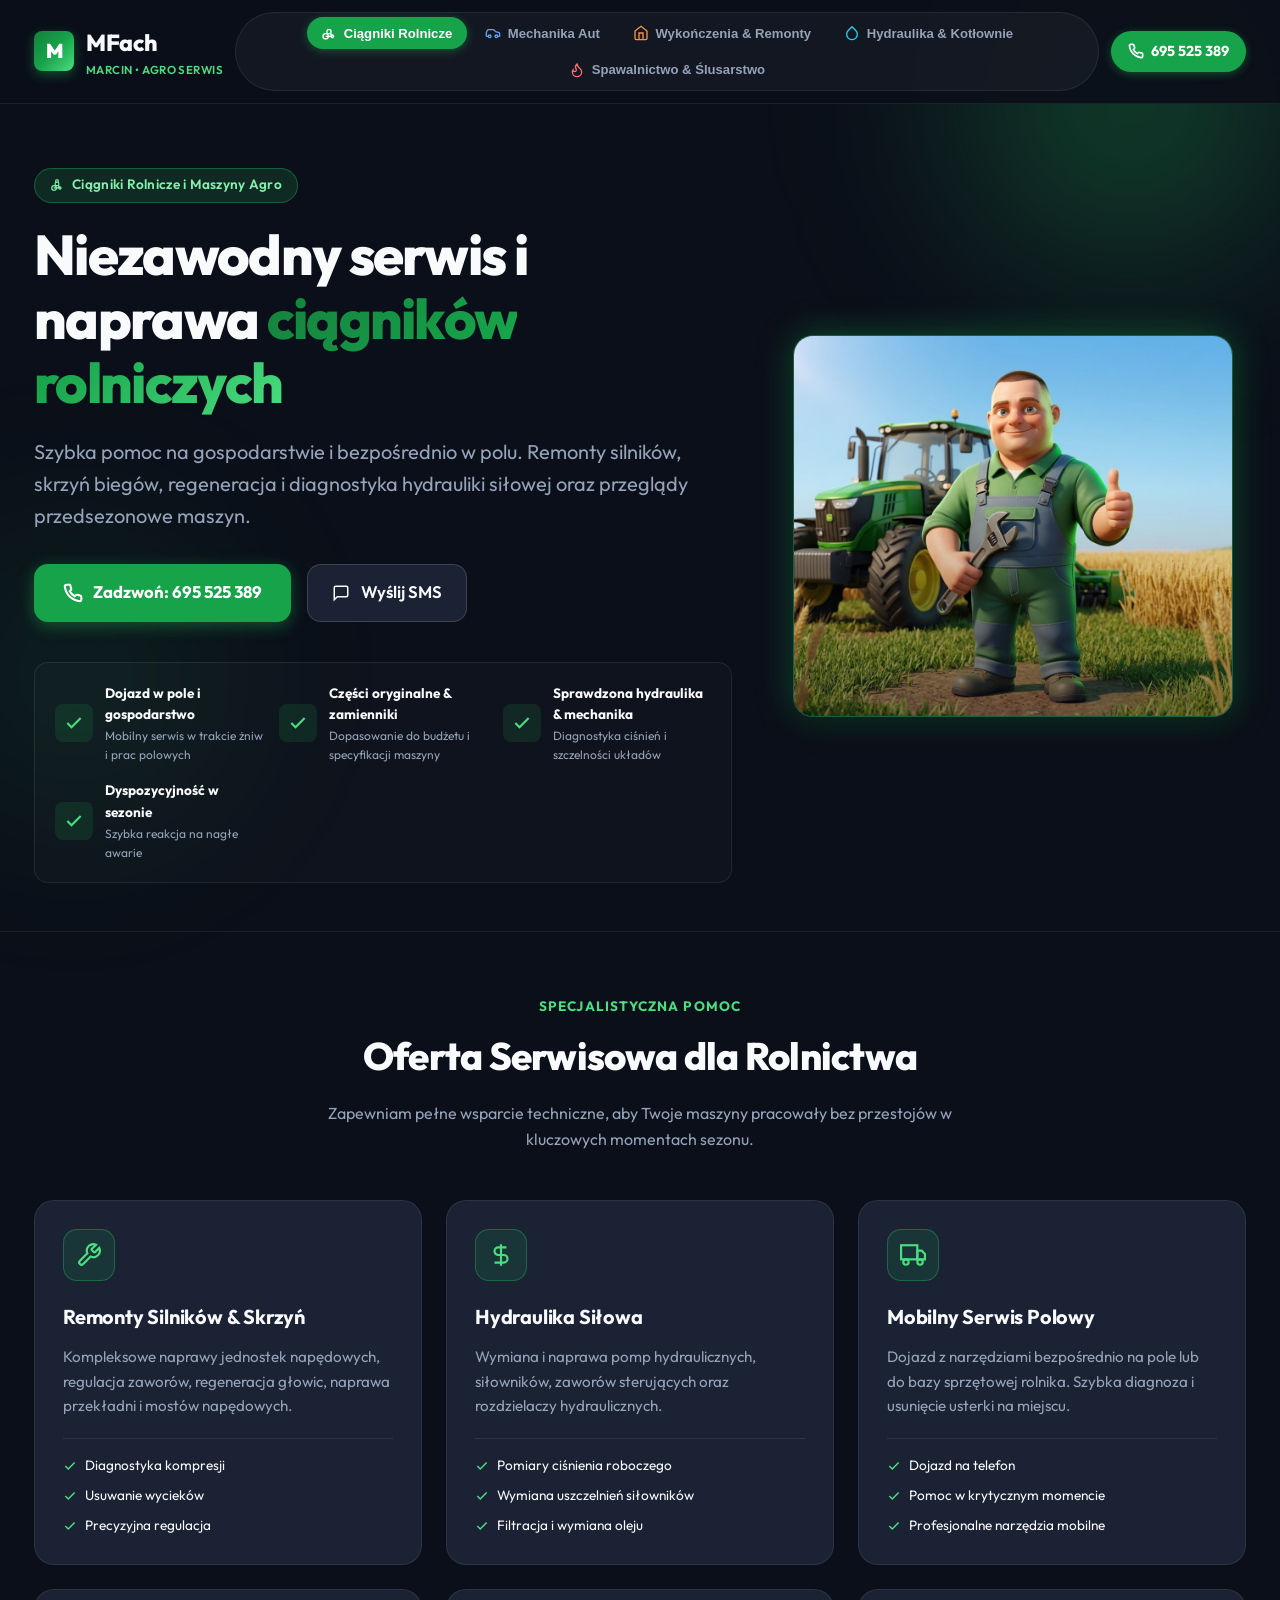
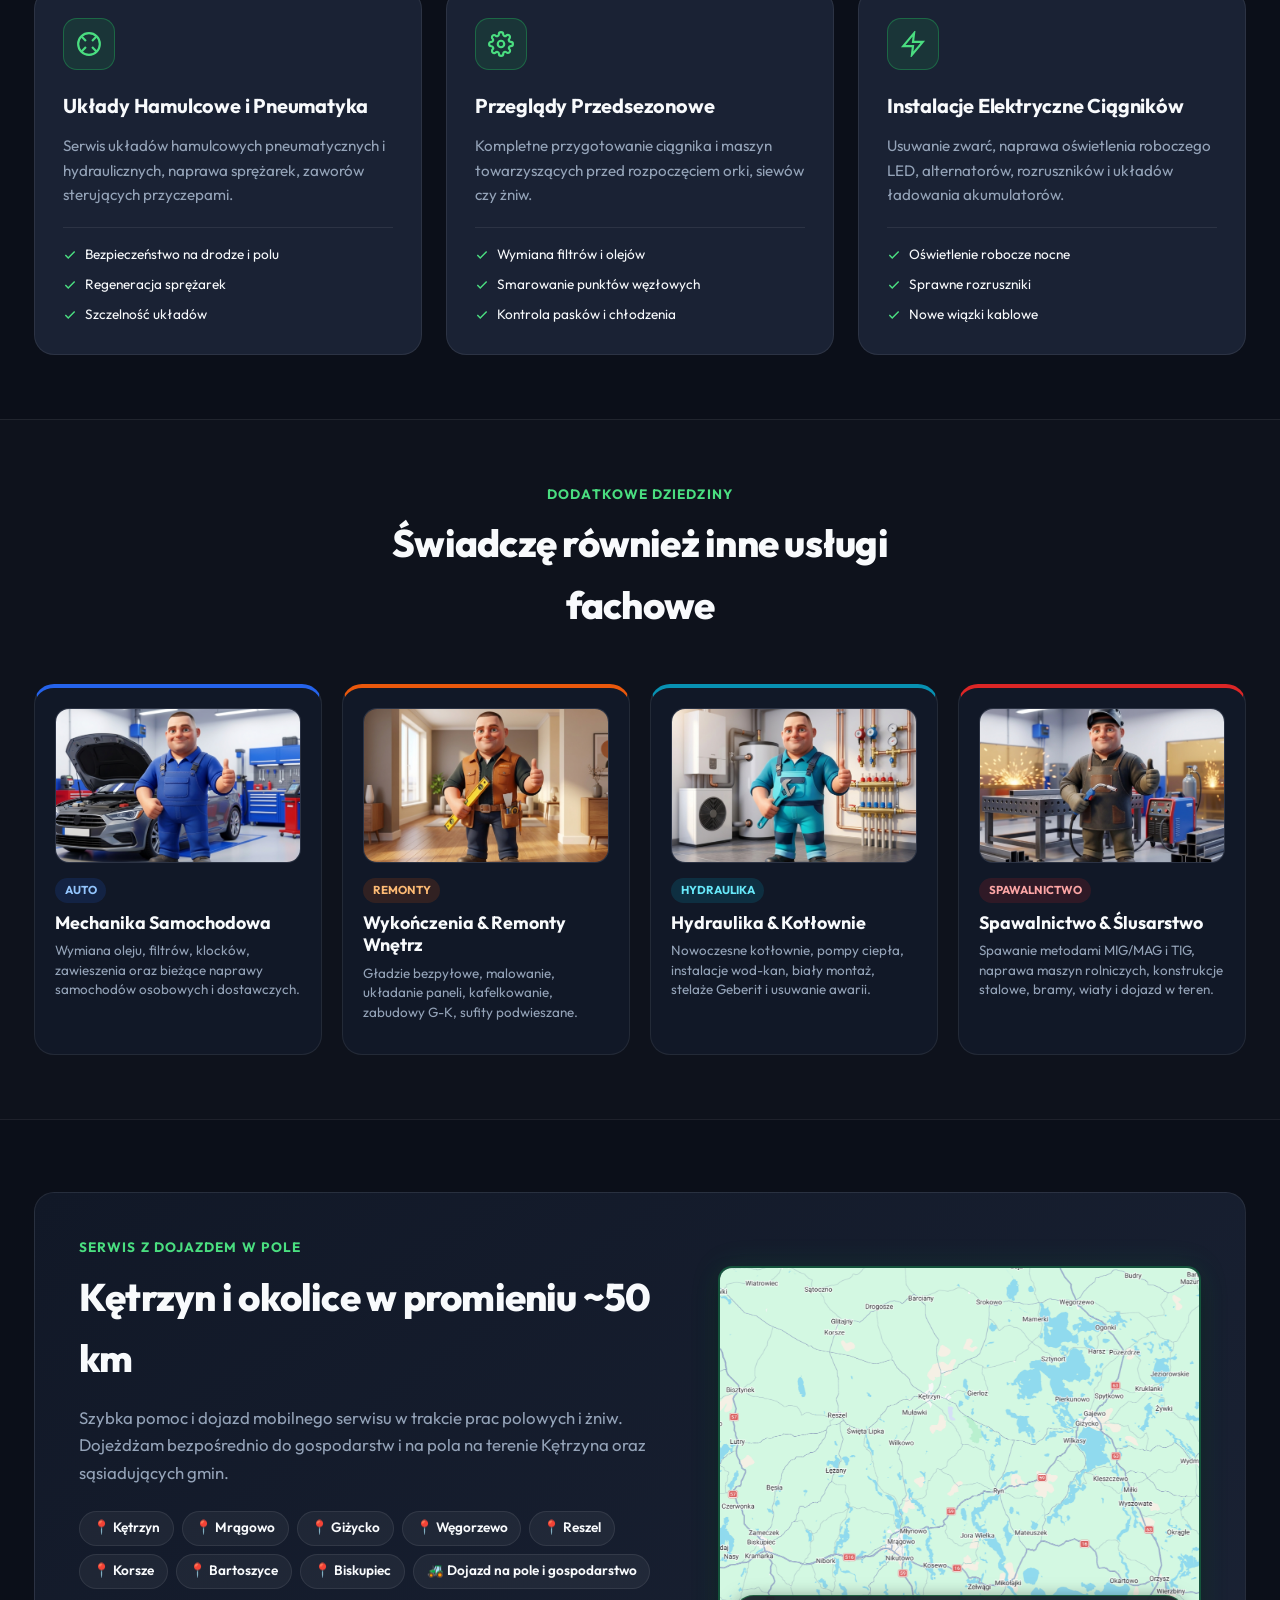
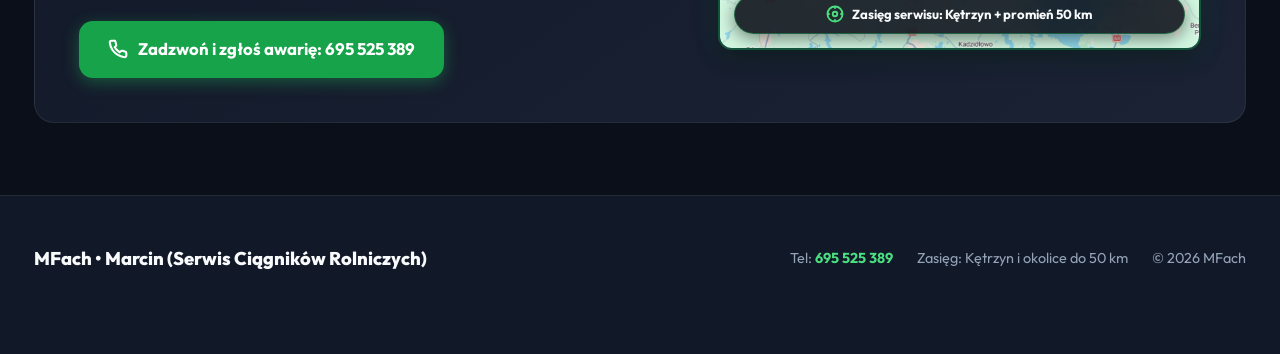
<file: rolnictwo.html>
<!DOCTYPE html>
<html lang="pl">
<head>
  <meta charset="UTF-8">
  <meta name="viewport" content="width=device-width, initial-scale=1.0">
  <title>Serwis Ciągników Rolniczych & Maszyn Agro - MFach | Marcin 695 525 389</title>
  <meta name="description" content="MFach - Serwis i naprawa ciągników rolniczych. Remonty silników, skrzyń biegów, hydraulika siłowa, dojazd w pole i do gospodarstwa. Marcin tel. 695 525 389.">
  <meta name="keywords" content="serwis ciągników rolniczych, naprawa traktorów, hydraulika siłowa rolnictwo, serwis maszyn rolniczych, mobilny mechanik ciągniki, MFach Marcin">
  <meta name="author" content="MFach - Marcin">

  <link rel="icon" type="image/svg+xml" href="assets/favicon.svg">
  <link rel="preconnect" href="https://fonts.googleapis.com">
  <link rel="preconnect" href="https://fonts.gstatic.com" crossorigin>
  <link href="https://fonts.googleapis.com/css2?family=Outfit:wght@400;500;600;700;800;900&display=swap" rel="stylesheet">
  <link rel="stylesheet" href="css/style.css">
</head>
<body class="theme-agro" data-theme="agro">

  <header class="site-header">
    <div class="nav-container">
      <a href="index.html" class="brand-link" title="MFach - Strona Główna">
        <div class="brand-logo-icon">M</div>
        <div class="brand-text">
          MFach
          <span class="brand-owner">Marcin • Agro Serwis</span>
        </div>
      </a>

      <nav class="branch-switcher-nav" aria-label="Wybór branży">
        <button type="button" class="branch-tab-btn active" data-branch="agro" aria-pressed="true">
          <svg viewBox="0 0 24 24" fill="none" stroke="currentColor" stroke-width="2"><circle cx="7" cy="17" r="4"/><circle cx="17" cy="17" r="2"/><path d="M7 17h10"/><path d="M9 13h5l3 4"/><path d="M9 13V9a2 2 0 0 1 2-2h2a2 2 0 0 1 2 2v4"/></svg>
          <span>Ciągniki Rolnicze</span>
        </button>
        <button type="button" class="branch-tab-btn" data-branch="auto" aria-pressed="false" onclick="window.location.href='mechanika.html'">
          <svg viewBox="0 0 24 24" fill="none" stroke="currentColor" stroke-width="2"><path d="M19 17h2c.6 0 1-.4 1-1v-3c0-.9-.7-1.7-1.5-1.9C18.7 10.6 16 10 16 10s-1.3-1.4-2.2-2.3c-.5-.4-1.1-.7-1.8-.7H5c-.6 0-1.1.4-1.4.9l-1.4 2.9A3.7 3.7 0 0 0 2 12v4c0 .6.4 1 1 1h2"/><circle cx="7" cy="17" r="2"/><circle cx="17" cy="17" r="2"/></svg>
          <span>Mechanika Aut</span>
        </button>
        <button type="button" class="branch-tab-btn" data-branch="remont" aria-pressed="false" onclick="window.location.href='remonty.html'">
          <svg viewBox="0 0 24 24" fill="none" stroke="currentColor" stroke-width="2"><path d="m3 9 9-7 9 7v11a2 2 0 0 1-2 2H5a2 2 0 0 1-2-2z"/><polyline points="9 22 9 12 15 12 15 22"/></svg>
          <span>Wykończenia & Remonty</span>
        </button>
        <button type="button" class="branch-tab-btn" data-branch="hydro" aria-pressed="false" onclick="window.location.href='hydraulika.html'">
          <svg viewBox="0 0 24 24" fill="none" stroke="currentColor" stroke-width="2"><path d="M12 2.69l5.66 5.66a8 8 0 1 1-11.31 0z"/></svg>
          <span>Hydraulika & Kotłownie</span>
        </button>
        <button type="button" class="branch-tab-btn" data-branch="spaw" aria-pressed="false" onclick="window.location.href='spawalnictwo.html'">
          <svg viewBox="0 0 24 24" fill="none" stroke="currentColor" stroke-width="2"><path d="M8.5 14.5A2.5 2.5 0 0 0 11 12c0-1.38-.5-2-1-3-1.072-2.143-.224-4.054 2-6 .5 2.5 2 4.9 4 6.5 2 1.6 3 3.5 3 5.5a7 7 0 1 1-14 0c0-1.153.433-2.294 1-3a2.5 2.5 0 0 0 2.5 2.5z"/></svg>
          <span>Spawalnictwo & Ślusarstwo</span>
        </button>
      </nav>

      <a href="tel:695525389" class="nav-cta-btn" title="Zadzwoń do Marcina">
        <svg viewBox="0 0 24 24" width="16" height="16" fill="none" stroke="currentColor" stroke-width="2.5"><path d="M22 16.92v3a2 2 0 0 1-2.18 2 19.79 19.79 0 0 1-8.63-3.07 19.5 19.5 0 0 1-6-6 19.79 19.79 0 0 1-3.07-8.67A2 2 0 0 1 4.11 2h3a2 2 0 0 1 2 1.72 12.84 12.84 0 0 0 .7 2.81 2 2 0 0 1-.45 2.11L8.09 9.91a16 16 0 0 0 6 6l1.27-1.27a2 2 0 0 1 2.11-.45 12.84 12.84 0 0 0 2.81.7A2 2 0 0 1 22 16.92z"/></svg>
        <span>695 525 389</span>
      </a>
    </div>
  </header>

  <main>
    <section class="hero-section">
      <div class="container">
        <div class="hero-grid">
          <div class="hero-content">
            <div id="heroBadge" class="hero-pill-badge"></div>
            <h1 id="heroTitle" class="hero-title"></h1>
            <p id="heroDesc" class="hero-desc"></p>

            <div class="hero-action-group">
              <a href="tel:695525389" class="btn-primary">
                <svg viewBox="0 0 24 24" width="20" height="20" fill="none" stroke="currentColor" stroke-width="2.5"><path d="M22 16.92v3a2 2 0 0 1-2.18 2 19.79 19.79 0 0 1-8.63-3.07 19.5 19.5 0 0 1-6-6 19.79 19.79 0 0 1-3.07-8.67A2 2 0 0 1 4.11 2h3a2 2 0 0 1 2 1.72 12.84 12.84 0 0 0 .7 2.81 2 2 0 0 1-.45 2.11L8.09 9.91a16 16 0 0 0 6 6l1.27-1.27a2 2 0 0 1 2.11-.45 12.84 12.84 0 0 0 2.81.7A2 2 0 0 1 22 16.92z"/></svg>
                <span>Zadzwoń: 695 525 389</span>
              </a>
              <a href="sms:695525389" class="btn-secondary">
                <svg viewBox="0 0 24 24" width="18" height="18" fill="none" stroke="currentColor" stroke-width="2"><path d="M21 15a2 2 0 0 1-2 2H7l-4 4V5a2 2 0 0 1 2-2h14a2 2 0 0 1 2 2z"/></svg>
                <span>Wyślij SMS</span>
              </a>
            </div>

            <div id="trustList" class="trust-bar"></div>
          </div>

          <div class="hero-visual">
            <div class="hero-image-wrapper">
              <img id="heroImage" src="assets/hero_agro.png" alt="Marcin MFach - Serwis Ciągników Rolniczych" class="hero-img" width="600" height="400">
            </div>
          </div>
        </div>
      </div>
    </section>

    <section class="section-services" id="uslugi">
      <div class="container">
        <div class="section-head">
          <span class="section-subtitle">Specjalistyczna pomoc</span>
          <h2 id="servicesHeading" class="section-title">Oferta Serwisowa dla Rolnictwa</h2>
          <p id="servicesDesc" class="section-desc"></p>
        </div>
        <div id="servicesGrid" class="services-grid"></div>
      </div>
    </section>

    <!-- Pozostałe usługi -->
    <section class="all-branches-section">
      <div class="container">
        <div class="section-head">
          <span class="section-subtitle">Dodatkowe dziedziny</span>
          <h2 class="section-title">Świadczę również inne usługi fachowe</h2>
        </div>
        <div class="branches-overview-grid">
          <a href="mechanika.html" class="branch-preview-card card-auto" title="Przejdź do: Mechanika Samochodowa">
            <div class="branch-card-media">
              <img src="assets/hero_auto.png" alt="Mechanika Samochodowa - MFach" loading="lazy">
            </div>
            <span class="branch-badge badge-auto">Auto</span>
            <h3>Mechanika Samochodowa</h3>
            <p>Wymiana oleju, filtrów, klocków, zawieszenia oraz bieżące naprawy samochodów osobowych i dostawczych.</p>
          </a>

          <a href="remonty.html" class="branch-preview-card card-remont" title="Przejdź do: Wykończenia Wnętrz & Remonty">
            <div class="branch-card-media">
              <img src="assets/hero_remont.png" alt="Wykończenia Wnętrz & Remonty - MFach" loading="lazy">
            </div>
            <span class="branch-badge badge-remont">Remonty</span>
            <h3>Wykończenia & Remonty Wnętrz</h3>
            <p>Gładzie bezpyłowe, malowanie, układanie paneli, kafelkowanie, zabudowy G-K, sufity podwieszane.</p>
          </a>

          <a href="hydraulika.html" class="branch-preview-card card-hydro" title="Przejdź do: Hydraulika & Kotłownie">
            <div class="branch-card-media">
              <img src="assets/hero_hydro.png" alt="Hydraulika & Kotłownie - MFach" loading="lazy">
            </div>
            <span class="branch-badge badge-hydro">Hydraulika</span>
            <h3>Hydraulika & Kotłownie</h3>
            <p>Nowoczesne kotłownie, pompy ciepła, instalacje wod-kan, biały montaż, stelaże Geberit i usuwanie awarii.</p>
          </a>

          <a href="spawalnictwo.html" class="branch-preview-card card-spaw" title="Przejdź do: Spawalnictwo & Ślusarstwo">
            <div class="branch-card-media">
              <img src="assets/hero_spawacz.png" alt="Spawalnictwo & Ślusarstwo - MFach" loading="lazy">
            </div>
            <span class="branch-badge badge-spaw">Spawalnictwo</span>
            <h3>Spawalnictwo & Ślusarstwo</h3>
            <p>Spawanie metodami MIG/MAG i TIG, naprawa maszyn rolniczych, konstrukcje stalowe, bramy, wiaty i dojazd w teren.</p>
          </a>
        </div>
      </div>
    </section>

    <!-- ================= OBSZAR DZIAŁANIA (MAPA) ================= -->
    <section class="section-area" id="obszar">
      <div class="container">
        <div class="area-card">
          <div class="area-info">
            <span class="section-subtitle">Serwis z dojazdem w pole</span>
            <h2 class="section-title">Kętrzyn i okolice w promieniu ~50 km</h2>
            <p class="area-desc">
              Szybka pomoc i dojazd mobilnego serwisu w trakcie prac polowych i żniw. Dojeżdżam bezpośrednio do gospodarstw i na pola na terenie Kętrzyna oraz sąsiadujących gmin.
            </p>

            <div class="area-tags">
              <span class="area-tag">📍 Kętrzyn</span>
              <span class="area-tag">📍 Mrągowo</span>
              <span class="area-tag">📍 Giżycko</span>
              <span class="area-tag">📍 Węgorzewo</span>
              <span class="area-tag">📍 Reszel</span>
              <span class="area-tag">📍 Korsze</span>
              <span class="area-tag">📍 Bartoszyce</span>
              <span class="area-tag">📍 Biskupiec</span>
              <span class="area-tag">🚜 Dojazd na pole i gospodarstwo</span>
            </div>

            <div class="area-cta">
              <a href="tel:695525389" class="btn-primary">
                <svg viewBox="0 0 24 24" width="20" height="20" fill="none" stroke="currentColor" stroke-width="2.5"><path d="M22 16.92v3a2 2 0 0 1-2.18 2 19.79 19.79 0 0 1-8.63-3.07 19.5 19.5 0 0 1-6-6 19.79 19.79 0 0 1-3.07-8.67A2 2 0 0 1 4.11 2h3a2 2 0 0 1 2 1.72 12.84 12.84 0 0 0 .7 2.81 2 2 0 0 1-.45 2.11L8.09 9.91a16 16 0 0 0 6 6l1.27-1.27a2 2 0 0 1 2.11-.45 12.84 12.84 0 0 0 2.81.7A2 2 0 0 1 22 16.92z"/></svg>
                <span>Zadzwoń i zgłoś awarię: 695 525 389</span>
              </a>
            </div>
          </div>

          <div class="area-visual">
            <div class="area-map-wrapper">
              <img src="assets/map.png" alt="Obszar działania serwisu ciągników - Kętrzyn i okolice 50km" class="area-map-img" loading="lazy">
              <div class="map-badge-overlay">
                <svg viewBox="0 0 24 24" width="18" height="18" fill="none" stroke="currentColor" stroke-width="2.5"><circle cx="12" cy="12" r="10"/><circle cx="12" cy="12" r="3"/><line x1="12" y1="2" x2="12" y2="5"/><line x1="12" y1="19" x2="12" y2="22"/><line x1="2" y1="12" x2="5" y2="12"/><line x1="19" y1="12" x2="22" y2="12"/></svg>
                <span>Zasięg serwisu: Kętrzyn + promień 50 km</span>
              </div>
            </div>
          </div>
        </div>
      </div>
    </section>

  </main>

  <footer class="site-footer">
    <div class="container footer-content">
      <div class="footer-brand">MFach • Marcin (Serwis Ciągników Rolniczych)</div>
      <div class="footer-contact">
        <div>Tel: <a href="tel:695525389" class="footer-tel">695 525 389</a></div>
        <div>Zasięg: Kętrzyn i okolice do 50 km</div>
        <div>&copy; 2026 MFach</div>
      </div>
    </div>
  </footer>

  <aside class="mobile-call-bar">
    <a href="tel:695525389" class="mobile-call-btn">
      <svg viewBox="0 0 24 24" width="20" height="20" fill="none" stroke="currentColor" stroke-width="2.5"><path d="M22 16.92v3a2 2 0 0 1-2.18 2 19.79 19.79 0 0 1-8.63-3.07 19.5 19.5 0 0 1-6-6 19.79 19.79 0 0 1-3.07-8.67A2 2 0 0 1 4.11 2h3a2 2 0 0 1 2 1.72 12.84 12.84 0 0 0 .7 2.81 2 2 0 0 1-.45 2.11L8.09 9.91a16 16 0 0 0 6 6l1.27-1.27a2 2 0 0 1 2.11-.45 12.84 12.84 0 0 0 2.81.7A2 2 0 0 1 22 16.92z"/></svg>
      <span>Zadzwoń: 695 525 389</span>
    </a>
  </aside>

  <div id="toastNotice" class="toast-notice"></div>
  <script src="js/main.js"></script>
</body>
</html>
</file>
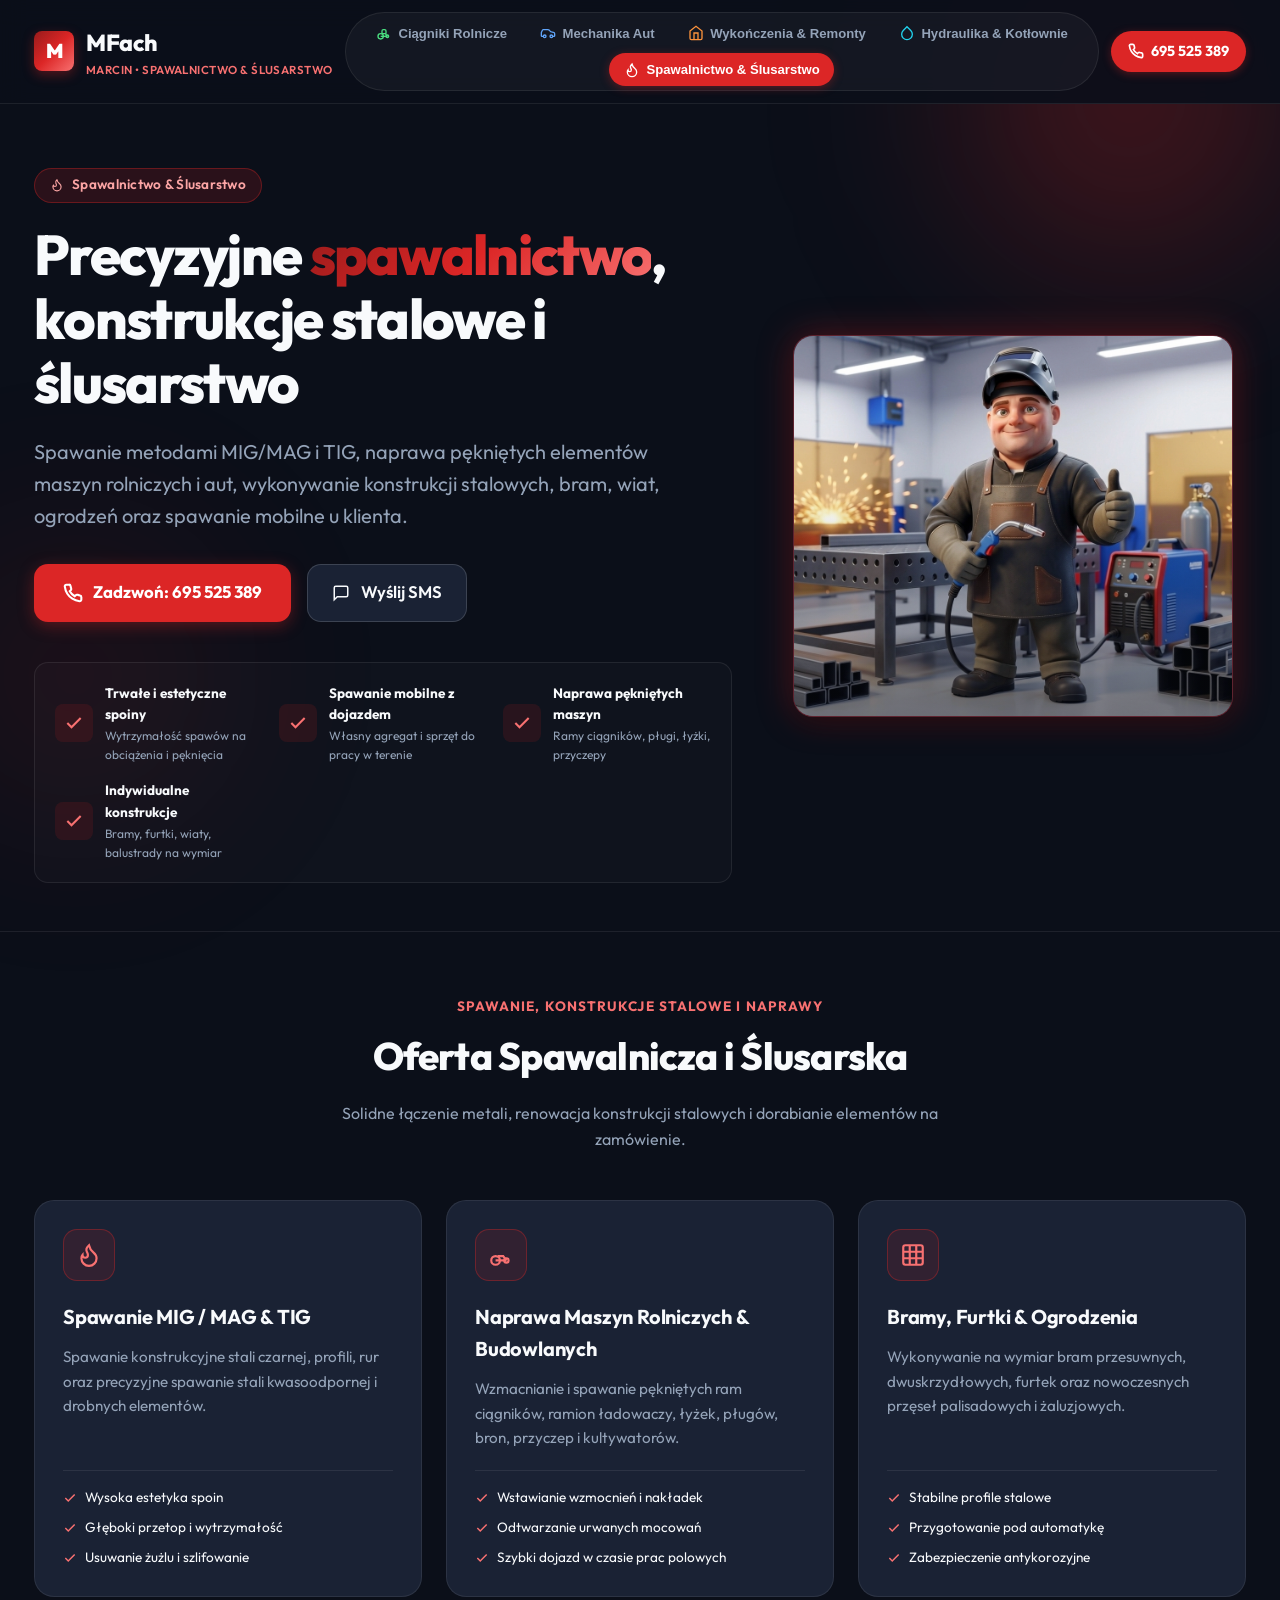
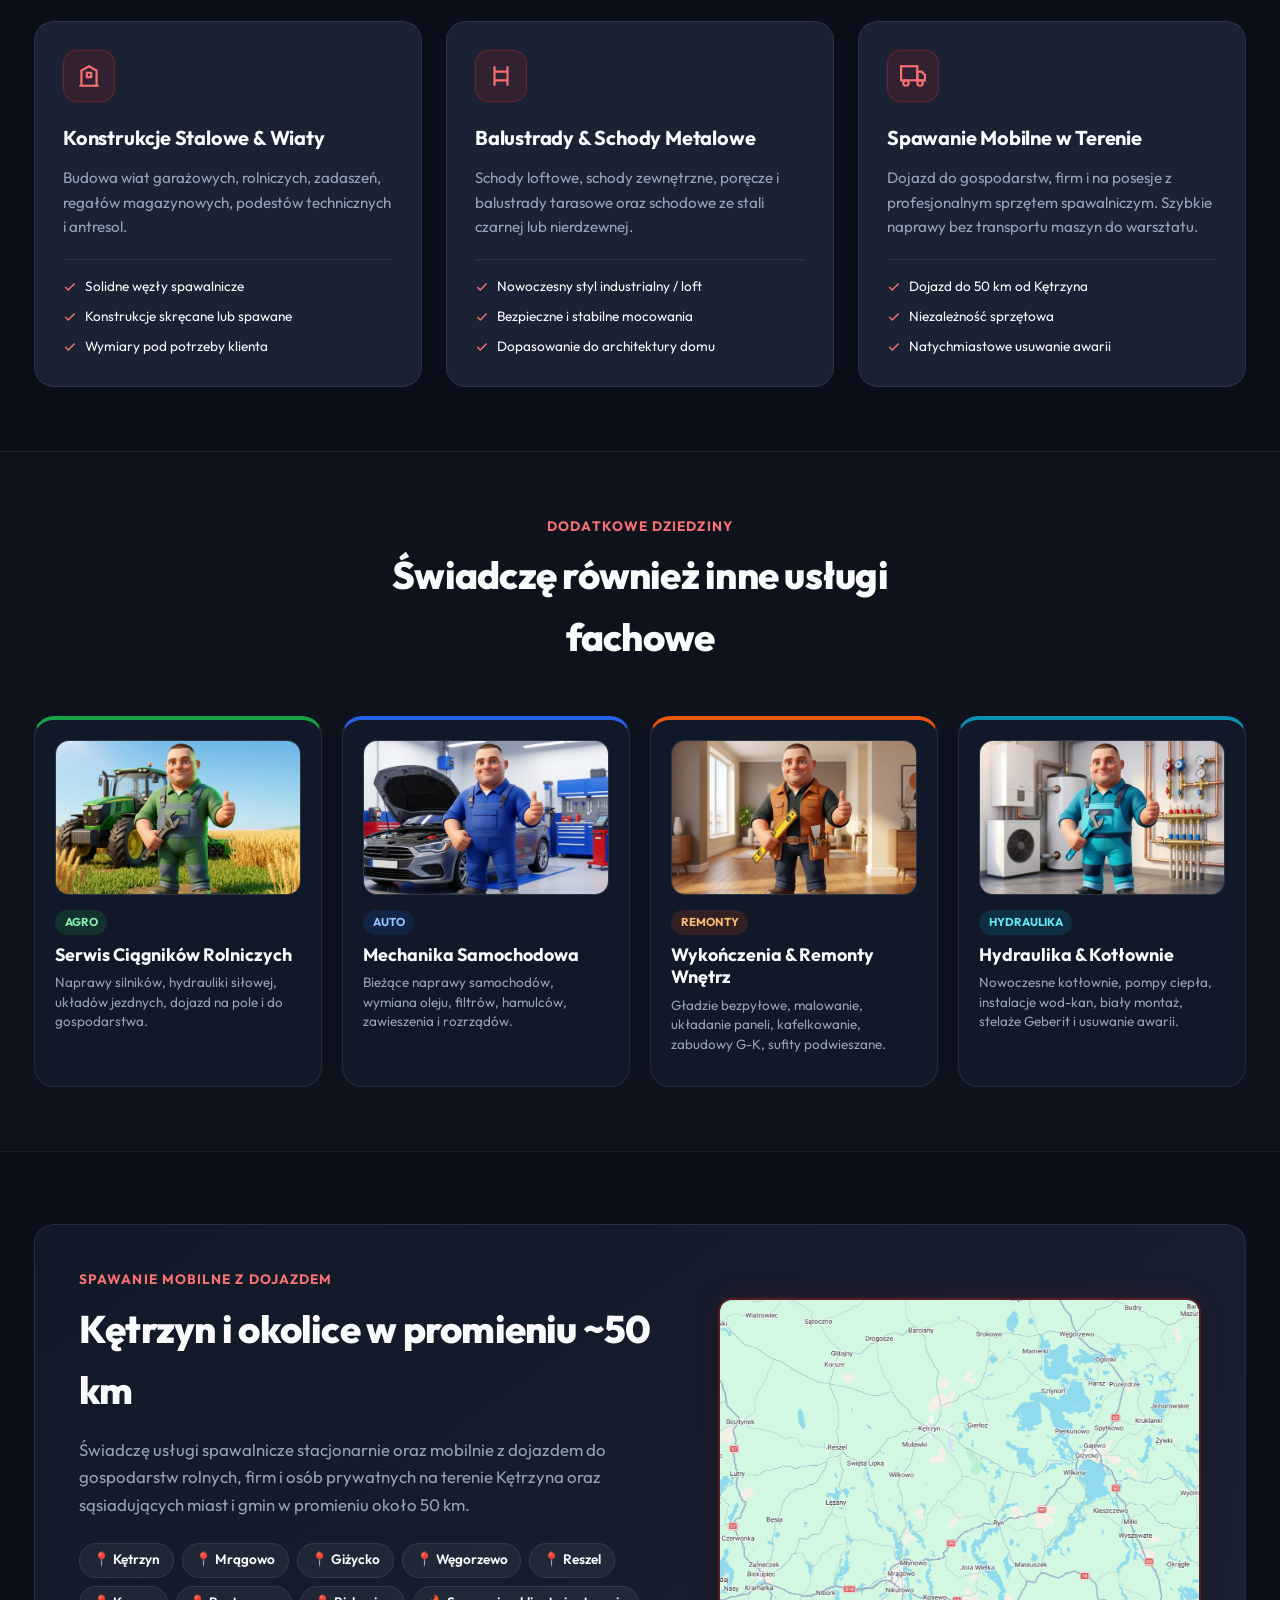
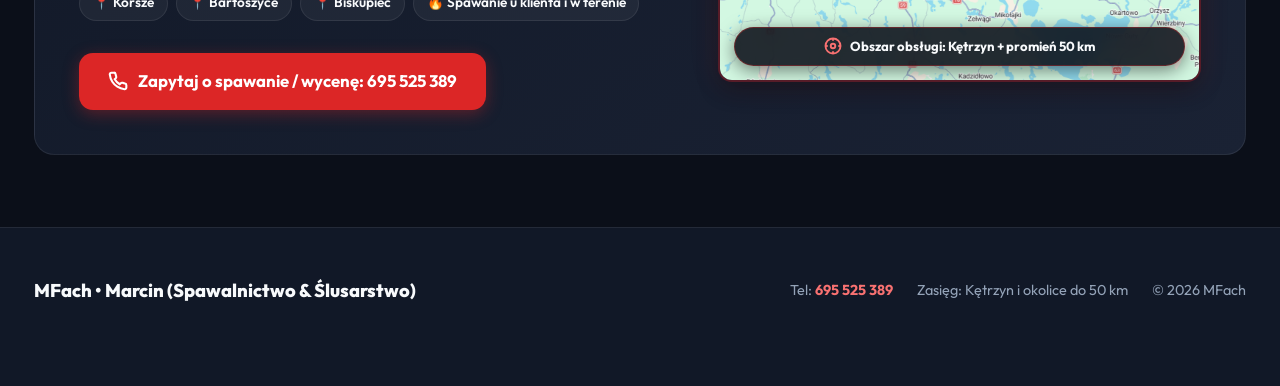
<file: spawalnictwo.html>
<!DOCTYPE html>
<html lang="pl">
<head>
  <meta charset="UTF-8">
  <meta name="viewport" content="width=device-width, initial-scale=1.0">
  <title>Spawalnictwo, Konstrukcje Stalowe & Ślusarstwo - MFach | Marcin 695 525 389</title>
  <meta name="description" content="MFach - Profesjonalne usługi spawalnicze (MIG/MAG, TIG), naprawa maszyn rolniczych, konstrukcje stalowe, bramy, ogrodzenia, wiaty oraz spawanie mobilne z dojazdem. Kętrzyn i okolice do 50 km. Marcin tel. 695 525 389.">
  <meta name="keywords" content="spawacz, spawalnictwo Kętrzyn, naprawa maszyn rolniczych, spawanie konstrukcji stalowych, bramy ogrodzenia wiaty, spawanie mobilne, spawacz Mrągowo Giżycko, MFach Marcin">
  <meta name="author" content="MFach - Marcin">

  <link rel="icon" type="image/svg+xml" href="assets/favicon.svg">
  <link rel="preconnect" href="https://fonts.googleapis.com">
  <link rel="preconnect" href="https://fonts.gstatic.com" crossorigin>
  <link href="https://fonts.googleapis.com/css2?family=Outfit:wght@400;500;600;700;800;900&display=swap" rel="stylesheet">
  <link rel="stylesheet" href="css/style.css">
</head>
<body class="theme-spaw" data-theme="spaw">

  <header class="site-header">
    <div class="nav-container">
      <a href="index.html" class="brand-link" title="MFach - Strona Główna">
        <div class="brand-logo-icon">M</div>
        <div class="brand-text">
          MFach
          <span class="brand-owner">Marcin • Spawalnictwo & Ślusarstwo</span>
        </div>
      </a>

      <nav class="branch-switcher-nav" aria-label="Wybór branży">
        <button type="button" class="branch-tab-btn" data-branch="agro" aria-pressed="false" onclick="window.location.href='rolnictwo.html'">
          <svg viewBox="0 0 24 24" fill="none" stroke="currentColor" stroke-width="2"><circle cx="7" cy="17" r="4"/><circle cx="17" cy="17" r="2"/><path d="M7 17h10"/><path d="M9 13h5l3 4"/><path d="M9 13V9a2 2 0 0 1 2-2h2a2 2 0 0 1 2 2v4"/></svg>
          <span>Ciągniki Rolnicze</span>
        </button>
        <button type="button" class="branch-tab-btn" data-branch="auto" aria-pressed="false" onclick="window.location.href='mechanika.html'">
          <svg viewBox="0 0 24 24" fill="none" stroke="currentColor" stroke-width="2"><path d="M19 17h2c.6 0 1-.4 1-1v-3c0-.9-.7-1.7-1.5-1.9C18.7 10.6 16 10 16 10s-1.3-1.4-2.2-2.3c-.5-.4-1.1-.7-1.8-.7H5c-.6 0-1.1.4-1.4.9l-1.4 2.9A3.7 3.7 0 0 0 2 12v4c0 .6.4 1 1 1h2"/><circle cx="7" cy="17" r="2"/><circle cx="17" cy="17" r="2"/></svg>
          <span>Mechanika Aut</span>
        </button>
        <button type="button" class="branch-tab-btn" data-branch="remont" aria-pressed="false" onclick="window.location.href='remonty.html'">
          <svg viewBox="0 0 24 24" fill="none" stroke="currentColor" stroke-width="2"><path d="m3 9 9-7 9 7v11a2 2 0 0 1-2 2H5a2 2 0 0 1-2-2z"/><polyline points="9 22 9 12 15 12 15 22"/></svg>
          <span>Wykończenia & Remonty</span>
        </button>
        <button type="button" class="branch-tab-btn" data-branch="hydro" aria-pressed="false" onclick="window.location.href='hydraulika.html'">
          <svg viewBox="0 0 24 24" fill="none" stroke="currentColor" stroke-width="2"><path d="M12 2.69l5.66 5.66a8 8 0 1 1-11.31 0z"/></svg>
          <span>Hydraulika & Kotłownie</span>
        </button>
        <button type="button" class="branch-tab-btn active" data-branch="spaw" aria-pressed="true">
          <svg viewBox="0 0 24 24" fill="none" stroke="currentColor" stroke-width="2"><path d="M8.5 14.5A2.5 2.5 0 0 0 11 12c0-1.38-.5-2-1-3-1.072-2.143-.224-4.054 2-6 .5 2.5 2 4.9 4 6.5 2 1.6 3 3.5 3 5.5a7 7 0 1 1-14 0c0-1.153.433-2.294 1-3a2.5 2.5 0 0 0 2.5 2.5z"/></svg>
          <span>Spawalnictwo & Ślusarstwo</span>
        </button>
      </nav>

      <a href="tel:695525389" class="nav-cta-btn" title="Zadzwoń do Marcina">
        <svg viewBox="0 0 24 24" width="16" height="16" fill="none" stroke="currentColor" stroke-width="2.5"><path d="M22 16.92v3a2 2 0 0 1-2.18 2 19.79 19.79 0 0 1-8.63-3.07 19.5 19.5 0 0 1-6-6 19.79 19.79 0 0 1-3.07-8.67A2 2 0 0 1 4.11 2h3a2 2 0 0 1 2 1.72 12.84 12.84 0 0 0 .7 2.81 2 2 0 0 1-.45 2.11L8.09 9.91a16 16 0 0 0 6 6l1.27-1.27a2 2 0 0 1 2.11-.45 12.84 12.84 0 0 0 2.81.7A2 2 0 0 1 22 16.92z"/></svg>
        <span>695 525 389</span>
      </a>
    </div>
  </header>

  <main>
    <section class="hero-section">
      <div class="container">
        <div class="hero-grid">
          <div class="hero-content">
            <div id="heroBadge" class="hero-pill-badge"></div>
            <h1 id="heroTitle" class="hero-title"></h1>
            <p id="heroDesc" class="hero-desc"></p>

            <div class="hero-action-group">
              <a href="tel:695525389" class="btn-primary">
                <svg viewBox="0 0 24 24" width="20" height="20" fill="none" stroke="currentColor" stroke-width="2.5"><path d="M22 16.92v3a2 2 0 0 1-2.18 2 19.79 19.79 0 0 1-8.63-3.07 19.5 19.5 0 0 1-6-6 19.79 19.79 0 0 1-3.07-8.67A2 2 0 0 1 4.11 2h3a2 2 0 0 1 2 1.72 12.84 12.84 0 0 0 .7 2.81 2 2 0 0 1-.45 2.11L8.09 9.91a16 16 0 0 0 6 6l1.27-1.27a2 2 0 0 1 2.11-.45 12.84 12.84 0 0 0 2.81.7A2 2 0 0 1 22 16.92z"/></svg>
                <span>Zadzwoń: 695 525 389</span>
              </a>
              <a href="sms:695525389" class="btn-secondary">
                <svg viewBox="0 0 24 24" width="18" height="18" fill="none" stroke="currentColor" stroke-width="2"><path d="M21 15a2 2 0 0 1-2 2H7l-4 4V5a2 2 0 0 1 2-2h14a2 2 0 0 1 2 2z"/></svg>
                <span>Wyślij SMS</span>
              </a>
            </div>

            <div id="trustList" class="trust-bar"></div>
          </div>

          <div class="hero-visual">
            <div class="hero-image-wrapper">
              <img id="heroImage" src="assets/hero_spawacz.png" alt="Marcin MFach - Spawalnictwo i Konstrukcje Stalowe" class="hero-img" width="600" height="400">
            </div>
          </div>
        </div>
      </div>
    </section>

    <section class="section-services" id="uslugi">
      <div class="container">
        <div class="section-head">
          <span class="section-subtitle">Spawanie, konstrukcje stalowe i naprawy</span>
          <h2 id="servicesHeading" class="section-title">Oferta Spawalnicza i Ślusarska</h2>
          <p id="servicesDesc" class="section-desc"></p>
        </div>
        <div id="servicesGrid" class="services-grid"></div>
      </div>
    </section>

    <!-- Pozostałe usługi -->
    <section class="all-branches-section">
      <div class="container">
        <div class="section-head">
          <span class="section-subtitle">Dodatkowe dziedziny</span>
          <h2 class="section-title">Świadczę również inne usługi fachowe</h2>
        </div>
        <div class="branches-overview-grid">
          <a href="rolnictwo.html" class="branch-preview-card card-agro" title="Przejdź do: Serwis Ciągników Rolniczych">
            <div class="branch-card-media">
              <img src="assets/hero_agro.png" alt="Ciągniki Rolnicze - MFach" loading="lazy">
            </div>
            <span class="branch-badge badge-agro">Agro</span>
            <h3>Serwis Ciągników Rolniczych</h3>
            <p>Naprawy silników, hydrauliki siłowej, układów jezdnych, dojazd na pole i do gospodarstwa.</p>
          </a>

          <a href="mechanika.html" class="branch-preview-card card-auto" title="Przejdź do: Mechanika Samochodowa">
            <div class="branch-card-media">
              <img src="assets/hero_auto.png" alt="Mechanika Samochodowa - MFach" loading="lazy">
            </div>
            <span class="branch-badge badge-auto">Auto</span>
            <h3>Mechanika Samochodowa</h3>
            <p>Bieżące naprawy samochodów, wymiana oleju, filtrów, hamulców, zawieszenia i rozrządów.</p>
          </a>

          <a href="remonty.html" class="branch-preview-card card-remont" title="Przejdź do: Wykończenia Wnętrz & Remonty">
            <div class="branch-card-media">
              <img src="assets/hero_remont.png" alt="Wykończenia Wnętrz & Remonty - MFach" loading="lazy">
            </div>
            <span class="branch-badge badge-remont">Remonty</span>
            <h3>Wykończenia & Remonty Wnętrz</h3>
            <p>Gładzie bezpyłowe, malowanie, układanie paneli, kafelkowanie, zabudowy G-K, sufity podwieszane.</p>
          </a>

          <a href="hydraulika.html" class="branch-preview-card card-hydro" title="Przejdź do: Hydraulika & Kotłownie">
            <div class="branch-card-media">
              <img src="assets/hero_hydro.png" alt="Hydraulika & Kotłownie - MFach" loading="lazy">
            </div>
            <span class="branch-badge badge-hydro">Hydraulika</span>
            <h3>Hydraulika & Kotłownie</h3>
            <p>Nowoczesne kotłownie, pompy ciepła, instalacje wod-kan, biały montaż, stelaże Geberit i usuwanie awarii.</p>
          </a>
        </div>
      </div>
    </section>

    <!-- Obszar Działania (Mapa) -->
    <section class="section-area" id="obszar">
      <div class="container">
        <div class="area-card">
          <div class="area-info">
            <span class="section-subtitle">Spawanie mobilne z dojazdem</span>
            <h2 class="section-title">Kętrzyn i okolice w promieniu ~50 km</h2>
            <p class="area-desc">
              Świadczę usługi spawalnicze stacjonarnie oraz mobilnie z dojazdem do gospodarstw rolnych, firm i osób prywatnych na terenie Kętrzyna oraz sąsiadujących miast i gmin w promieniu około 50 km.
            </p>

            <div class="area-tags">
              <span class="area-tag">📍 Kętrzyn</span>
              <span class="area-tag">📍 Mrągowo</span>
              <span class="area-tag">📍 Giżycko</span>
              <span class="area-tag">📍 Węgorzewo</span>
              <span class="area-tag">📍 Reszel</span>
              <span class="area-tag">📍 Korsze</span>
              <span class="area-tag">📍 Bartoszyce</span>
              <span class="area-tag">📍 Biskupiec</span>
              <span class="area-tag">🔥 Spawanie u klienta i w terenie</span>
            </div>

            <div class="area-cta">
              <a href="tel:695525389" class="btn-primary">
                <svg viewBox="0 0 24 24" width="20" height="20" fill="none" stroke="currentColor" stroke-width="2.5"><path d="M22 16.92v3a2 2 0 0 1-2.18 2 19.79 19.79 0 0 1-8.63-3.07 19.5 19.5 0 0 1-6-6 19.79 19.79 0 0 1-3.07-8.67A2 2 0 0 1 4.11 2h3a2 2 0 0 1 2 1.72 12.84 12.84 0 0 0 .7 2.81 2 2 0 0 1-.45 2.11L8.09 9.91a16 16 0 0 0 6 6l1.27-1.27a2 2 0 0 1 2.11-.45 12.84 12.84 0 0 0 2.81.7A2 2 0 0 1 22 16.92z"/></svg>
                <span>Zapytaj o spawanie / wycenę: 695 525 389</span>
              </a>
            </div>
          </div>

          <div class="area-visual">
            <div class="area-map-wrapper">
              <img src="assets/map.png" alt="Obszar działania spawalnictwo - Kętrzyn i okolice 50km" class="area-map-img" loading="lazy">
              <div class="map-badge-overlay">
                <svg viewBox="0 0 24 24" width="18" height="18" fill="none" stroke="currentColor" stroke-width="2.5"><circle cx="12" cy="12" r="10"/><circle cx="12" cy="12" r="3"/><line x1="12" y1="2" x2="12" y2="5"/><line x1="12" y1="19" x2="12" y2="22"/><line x1="2" y1="12" x2="5" y2="12"/><line x1="19" y1="12" x2="22" y2="12"/></svg>
                <span>Obszar obsługi: Kętrzyn + promień 50 km</span>
              </div>
            </div>
          </div>
        </div>
      </div>
    </section>
  </main>

  <footer class="site-footer">
    <div class="container footer-content">
      <div class="footer-brand">MFach • Marcin (Spawalnictwo & Ślusarstwo)</div>
      <div class="footer-contact">
        <div>Tel: <a href="tel:695525389" class="footer-tel">695 525 389</a></div>
        <div>Zasięg: Kętrzyn i okolice do 50 km</div>
        <div>&copy; 2026 MFach</div>
      </div>
    </div>
  </footer>

  <aside class="mobile-call-bar">
    <a href="tel:695525389" class="mobile-call-btn">
      <svg viewBox="0 0 24 24" width="20" height="20" fill="none" stroke="currentColor" stroke-width="2.5"><path d="M22 16.92v3a2 2 0 0 1-2.18 2 19.79 19.79 0 0 1-8.63-3.07 19.5 19.5 0 0 1-6-6 19.79 19.79 0 0 1-3.07-8.67A2 2 0 0 1 4.11 2h3a2 2 0 0 1 2 1.72 12.84 12.84 0 0 0 .7 2.81 2 2 0 0 1-.45 2.11L8.09 9.91a16 16 0 0 0 6 6l1.27-1.27a2 2 0 0 1 2.11-.45 12.84 12.84 0 0 0 2.81.7A2 2 0 0 1 22 16.92z"/></svg>
      <span>Zadzwoń: 695 525 389</span>
    </a>
  </aside>

  <div id="toastNotice" class="toast-notice"></div>
  <script src="js/main.js"></script>
</body>
</html>
</file>
<file: css/style.css>
/* ==========================================================================
   MFACH - Internetowa Wizytówka Usługowa
   Właściciel: Marcin | Tel: 695 525 389
   Style: Nowoczesny, responsywny design z 3 motywami kolorystycznymi
   ========================================================================== */

:root {
  /* Podstawowe zmienne bazowe */
  --font-sans: 'Outfit', -apple-system, BlinkMacSystemFont, 'Segoe UI', Roboto, Helvetica, Arial, sans-serif;
  --bg-main: #0b0f19;
  --bg-surface: #111827;
  --bg-card: #1a2234;
  --bg-card-hover: #222d42;
  --border-subtle: rgba(255, 255, 255, 0.08);
  --border-light: rgba(255, 255, 255, 0.15);
  --text-main: #f8fafc;
  --text-muted: #94a3b8;
  --text-dim: #64748b;
  --radius-sm: 8px;
  --radius-md: 14px;
  --radius-lg: 20px;
  --radius-full: 9999px;
  --transition: all 0.25s cubic-bezier(0.16, 1, 0.3, 1);
  --shadow-sm: 0 2px 8px rgba(0, 0, 0, 0.25);
  --shadow-md: 0 10px 25px -5px rgba(0, 0, 0, 0.4);
  --shadow-glow: 0 0 35px var(--primary-glow);

  /* Domyślny motyw (Agro Green) */
  --primary: #16a34a;
  --primary-hover: #15803d;
  --primary-light: rgba(34, 197, 94, 0.12);
  --primary-border: rgba(34, 197, 94, 0.3);
  --primary-glow: rgba(34, 197, 94, 0.3);
  --accent: #4ade80;
  --badge-bg: rgba(34, 197, 94, 0.15);
  --badge-text: #86efac;
  --theme-gradient: linear-gradient(135deg, #15803d 0%, #16a34a 50%, #22c55e 100%);
}

/* Motyw 1: Rolnictwo / Ciągniki (Zielony - Agro Green) */
body.theme-agro,
[data-theme="agro"] {
  --primary: #16a34a;
  --primary-hover: #15803d;
  --primary-light: rgba(34, 197, 94, 0.12);
  --primary-border: rgba(34, 197, 94, 0.35);
  --primary-glow: rgba(34, 197, 94, 0.35);
  --accent: #4ade80;
  --badge-bg: rgba(34, 197, 94, 0.15);
  --badge-text: #86efac;
  --theme-gradient: linear-gradient(135deg, #15803d 0%, #16a34a 50%, #4ade80 100%);
}

/* Motyw 2: Mechanika Samochodowa (Niebieski - Dynamic Royal Blue) */
body.theme-auto,
[data-theme="auto"] {
  --primary: #2563eb;
  --primary-hover: #1d4ed8;
  --primary-light: rgba(37, 99, 235, 0.12);
  --primary-border: rgba(37, 99, 235, 0.35);
  --primary-glow: rgba(37, 99, 235, 0.35);
  --accent: #38bdf8;
  --badge-bg: rgba(37, 99, 235, 0.15);
  --badge-text: #93c5fd;
  --theme-gradient: linear-gradient(135deg, #1d4ed8 0%, #2563eb 50%, #38bdf8 100%);
}

/* Motyw 3: Wykończenia Wnętrz & Remonty Domów (Ceglasty Pomarańcz / Amber) */
body.theme-remont,
body.theme-build,
[data-theme="remont"],
[data-theme="build"] {
  --primary: #ea580c;
  --primary-hover: #c2410c;
  --primary-light: rgba(234, 88, 12, 0.12);
  --primary-border: rgba(234, 88, 12, 0.35);
  --primary-glow: rgba(234, 88, 12, 0.35);
  --accent: #fb923c;
  --badge-bg: rgba(234, 88, 12, 0.15);
  --badge-text: #fdba74;
  --theme-gradient: linear-gradient(135deg, #c2410c 0%, #ea580c 50%, #fb923c 100%);
}

/* Motyw 4: Hydraulika, Kotłownie & Instalacje Wod-Kan (Cyjan / Turkus Instalacyjny) */
body.theme-hydro,
[data-theme="hydro"] {
  --primary: #0891b2;
  --primary-hover: #0e7490;
  --primary-light: rgba(6, 182, 212, 0.12);
  --primary-border: rgba(6, 182, 212, 0.35);
  --primary-glow: rgba(6, 182, 212, 0.35);
  --accent: #22d3ee;
  --badge-bg: rgba(6, 182, 212, 0.15);
  --badge-text: #67e8f9;
  --theme-gradient: linear-gradient(135deg, #0e7490 0%, #0891b2 50%, #22d3ee 100%);
}

/* Motyw 5: Spawalnictwo & Ślusarstwo (Ognisty Karmin / Spawalniczy) */
body.theme-spaw,
[data-theme="spaw"] {
  --primary: #dc2626;
  --primary-hover: #b91c1c;
  --primary-light: rgba(220, 38, 38, 0.12);
  --primary-border: rgba(220, 38, 38, 0.35);
  --primary-glow: rgba(220, 38, 38, 0.35);
  --accent: #f87171;
  --badge-bg: rgba(220, 38, 38, 0.15);
  --badge-text: #fca5a5;
  --theme-gradient: linear-gradient(135deg, #991b1b 0%, #dc2626 50%, #f87171 100%);
}

/* Reset & Bazowe */
*, *::before, *::after {
  box-sizing: border-box;
  margin: 0;
  padding: 0;
}

html {
  scroll-behavior: smooth;
  font-size: 16px;
}

body {
  font-family: var(--font-sans);
  background-color: var(--bg-main);
  color: var(--text-main);
  line-height: 1.6;
  min-height: 100vh;
  display: flex;
  flex-direction: column;
  overflow-x: hidden;
  position: relative;
}

/* Tło z dynamicznym delikatnym blaskiem */
body::before {
  content: "";
  position: fixed;
  top: -150px;
  right: -100px;
  width: 500px;
  height: 500px;
  background: radial-gradient(circle, var(--primary-glow) 0%, transparent 70%);
  z-index: -1;
  pointer-events: none;
  filter: blur(80px);
  transition: background 0.5s ease;
}

body::after {
  content: "";
  position: fixed;
  bottom: 0;
  left: -150px;
  width: 450px;
  height: 450px;
  background: radial-gradient(circle, var(--primary-glow) 0%, transparent 70%);
  opacity: 0.4;
  z-index: -1;
  pointer-events: none;
  filter: blur(90px);
  transition: background 0.5s ease;
}

a {
  color: inherit;
  text-decoration: none;
}

img, svg {
  display: block;
  max-width: 100%;
}

.container {
  width: 100%;
  max-width: 1260px;
  margin: 0 auto;
  padding: 0 1.5rem;
}

/* ==========================================================================
   Górny pasek nawigacyjny & Przełącznik Działów (Switcher)
   ========================================================================== */
.site-header {
  position: sticky;
  top: 0;
  z-index: 50;
  background: rgba(11, 15, 25, 0.92);
  backdrop-filter: blur(14px);
  -webkit-backdrop-filter: blur(14px);
  border-bottom: 1px solid var(--border-subtle);
  transition: var(--transition);
}

.nav-container {
  display: flex;
  align-items: center;
  justify-content: space-between;
  gap: 0.75rem;
  padding: 0.75rem 1.5rem;
  max-width: 1260px;
  margin: 0 auto;
}

.brand-link {
  display: flex;
  align-items: center;
  gap: 0.75rem;
  font-size: 1.45rem;
  font-weight: 800;
  letter-spacing: -0.02em;
  white-space: nowrap;
  flex-shrink: 0;
}

.brand-logo-icon {
  width: 40px;
  height: 40px;
  border-radius: var(--radius-sm);
  background: var(--theme-gradient);
  display: flex;
  align-items: center;
  justify-content: center;
  color: white;
  font-weight: 900;
  font-size: 1.25rem;
  box-shadow: 0 4px 12px var(--primary-glow);
  transition: var(--transition);
  flex-shrink: 0;
}

.brand-text span {
  color: var(--accent);
  transition: var(--transition);
}

.brand-owner {
  display: block;
  font-size: 0.72rem;
  font-weight: 600;
  color: var(--text-muted);
  letter-spacing: 0.04em;
  text-transform: uppercase;
}

/* Przełącznik 5 dziedzin (Theme / Branch Switcher) */
.branch-switcher-nav {
  display: flex;
  align-items: center;
  justify-content: center;
  flex-wrap: wrap;
  background: rgba(255, 255, 255, 0.04);
  padding: 4px;
  border-radius: var(--radius-full);
  border: 1px solid var(--border-subtle);
  gap: 4px;
}

.branch-tab-btn {
  display: inline-flex;
  align-items: center;
  justify-content: center;
  gap: 0.4rem;
  padding: 0.45rem 0.85rem;
  font-size: 0.82rem;
  font-weight: 600;
  border-radius: var(--radius-full);
  background: transparent;
  color: var(--text-muted);
  border: 1px solid transparent;
  cursor: pointer;
  transition: var(--transition);
  white-space: nowrap;
  flex-shrink: 0;
}

/* Kolorowe ikony dla poszczególnych branż w stanie nieaktywnym */
.branch-tab-btn[data-branch="agro"] svg { color: #4ade80; }
.branch-tab-btn[data-branch="auto"] svg { color: #60a5fa; }
.branch-tab-btn[data-branch="remont"] svg,
.branch-tab-btn[data-branch="build"] svg { color: #fb923c; }
.branch-tab-btn[data-branch="hydro"] svg { color: #22d3ee; }
.branch-tab-btn[data-branch="spaw"] svg { color: #f87171; }

.branch-tab-btn:hover {
  color: var(--text-main);
  background: rgba(255, 255, 255, 0.07);
  border-color: rgba(255, 255, 255, 0.12);
}

.branch-tab-btn.active {
  background: var(--primary);
  color: #ffffff;
  box-shadow: 0 2px 10px var(--primary-glow);
}

.branch-tab-btn.active svg {
  color: #ffffff;
}

.branch-tab-btn svg {
  width: 16px;
  height: 16px;
  flex-shrink: 0;
  transition: var(--transition);
}

.nav-cta-btn {
  display: inline-flex;
  align-items: center;
  justify-content: center;
  gap: 0.45rem;
  background: var(--primary);
  color: white;
  padding: 0.55rem 1.05rem;
  border-radius: var(--radius-full);
  font-size: 0.9rem;
  font-weight: 700;
  transition: var(--transition);
  box-shadow: 0 2px 8px var(--primary-glow);
  white-space: nowrap;
  flex-shrink: 0;
}

.nav-cta-btn svg {
  flex-shrink: 0;
}

.nav-cta-btn:hover {
  background: var(--primary-hover);
  transform: translateY(-1px);
  box-shadow: 0 4px 14px var(--primary-glow);
}

/* ==========================================================================
   Hero Section
   ========================================================================== */
.hero-section {
  padding: 4rem 0 3rem;
  position: relative;
}

.hero-grid {
  display: grid;
  grid-template-columns: 1.2fr 0.8fr;
  gap: 3rem;
  align-items: center;
}

.hero-visual {
  position: relative;
  display: flex;
  justify-content: center;
}

.hero-image-wrapper {
  position: relative;
  width: 100%;
  max-width: 440px;
  border-radius: var(--radius-lg);
  overflow: hidden;
  background: var(--bg-card);
  border: 1px solid var(--primary-border);
  box-shadow: var(--shadow-md), 0 0 35px var(--primary-glow);
  transition: var(--transition);
}

.hero-image-wrapper::after {
  content: "";
  position: absolute;
  inset: 0;
  pointer-events: none;
  background: linear-gradient(to top, rgba(11, 15, 25, 0.45) 0%, transparent 60%);
}

.hero-img {
  width: 100%;
  height: 380px;
  object-fit: cover;
  display: block;
  transition: transform 0.4s ease;
}

.hero-image-wrapper:hover .hero-img {
  transform: scale(1.03);
}

.hero-pill-badge {
  display: inline-flex;
  align-items: center;
  gap: 0.5rem;
  background: var(--badge-bg);
  color: var(--badge-text);
  border: 1px solid var(--primary-border);
  padding: 0.35rem 0.95rem;
  border-radius: var(--radius-full);
  font-size: 0.85rem;
  font-weight: 600;
  margin-bottom: 1.25rem;
  letter-spacing: 0.02em;
}

.hero-pill-badge svg {
  width: 14px;
  height: 14px;
}

.hero-title {
  font-size: clamp(2.2rem, 4.5vw, 3.5rem);
  font-weight: 800;
  line-height: 1.15;
  margin-bottom: 1.25rem;
  letter-spacing: -0.03em;
}

.hero-title .highlight {
  color: var(--accent);
  background: var(--theme-gradient);
  -webkit-background-clip: text;
  -webkit-text-fill-color: transparent;
}

.hero-desc {
  font-size: clamp(1.05rem, 2vw, 1.25rem);
  color: var(--text-muted);
  max-width: 680px;
  margin-bottom: 2rem;
}

.hero-action-group {
  display: flex;
  flex-wrap: wrap;
  align-items: center;
  gap: 1rem;
  margin-bottom: 2.5rem;
}

.btn-primary {
  display: inline-flex;
  align-items: center;
  justify-content: center;
  gap: 0.65rem;
  background: var(--primary);
  color: white;
  padding: 0.9rem 1.75rem;
  border-radius: var(--radius-md);
  font-size: 1.05rem;
  font-weight: 700;
  box-shadow: 0 4px 16px var(--primary-glow);
  transition: var(--transition);
  border: 1px solid transparent;
}

.btn-primary:hover {
  background: var(--primary-hover);
  transform: translateY(-2px);
  box-shadow: 0 8px 24px var(--primary-glow);
}

.btn-secondary {
  display: inline-flex;
  align-items: center;
  justify-content: center;
  gap: 0.65rem;
  background: var(--bg-card);
  color: var(--text-main);
  padding: 0.9rem 1.5rem;
  border-radius: var(--radius-md);
  font-size: 1.05rem;
  font-weight: 600;
  border: 1px solid var(--border-light);
  transition: var(--transition);
}

.btn-secondary:hover {
  background: var(--bg-card-hover);
  border-color: var(--text-muted);
  transform: translateY(-2px);
}

/* Pasek zaufania / Atuty (Trust bar) */
.trust-bar {
  display: grid;
  grid-template-columns: repeat(auto-fit, minmax(200px, 1fr));
  gap: 1rem;
  margin-top: 1.5rem;
  padding: 1.25rem;
  background: rgba(255, 255, 255, 0.02);
  border: 1px solid var(--border-subtle);
  border-radius: var(--radius-md);
}

.trust-item {
  display: flex;
  align-items: center;
  gap: 0.75rem;
}

.trust-icon-box {
  width: 38px;
  height: 38px;
  border-radius: var(--radius-sm);
  background: var(--primary-light);
  color: var(--accent);
  display: flex;
  align-items: center;
  justify-content: center;
  flex-shrink: 0;
}

.trust-icon-box svg {
  width: 20px;
  height: 20px;
}

.trust-label {
  font-size: 0.85rem;
  font-weight: 700;
  color: var(--text-main);
}

.trust-sub {
  font-size: 0.75rem;
  color: var(--text-muted);
}

/* ==========================================================================
   Oferta / Usługi (Services Section)
   ========================================================================== */
.section-services {
  padding: 4rem 0;
  border-top: 1px solid var(--border-subtle);
}

.section-head {
  text-align: center;
  max-width: 650px;
  margin: 0 auto 3rem;
}

.section-subtitle {
  font-size: 0.85rem;
  font-weight: 700;
  text-transform: uppercase;
  letter-spacing: 0.08em;
  color: var(--accent);
  margin-bottom: 0.5rem;
  display: block;
}

.section-title {
  font-size: clamp(1.8rem, 3vw, 2.4rem);
  font-weight: 800;
  letter-spacing: -0.02em;
  margin-bottom: 0.85rem;
}

.section-desc {
  color: var(--text-muted);
  font-size: 1rem;
}

.services-grid {
  display: grid;
  grid-template-columns: repeat(auto-fit, minmax(300px, 1fr));
  gap: 1.5rem;
}

.service-card {
  background: var(--bg-card);
  border: 1px solid var(--border-subtle);
  border-radius: var(--radius-lg);
  padding: 1.75rem;
  transition: var(--transition);
  position: relative;
  overflow: hidden;
  display: flex;
  flex-direction: column;
}

.service-card:hover {
  transform: translateY(-4px);
  border-color: var(--primary-border);
  box-shadow: var(--shadow-md), 0 0 25px var(--primary-light);
}

.service-card-icon {
  width: 52px;
  height: 52px;
  border-radius: var(--radius-md);
  background: var(--primary-light);
  color: var(--accent);
  border: 1px solid var(--primary-border);
  display: flex;
  align-items: center;
  justify-content: center;
  margin-bottom: 1.25rem;
  transition: var(--transition);
}

.service-card-icon svg {
  width: 26px;
  height: 26px;
}

.service-card:hover .service-card-icon {
  background: var(--primary);
  color: white;
}

.service-card h3 {
  font-size: 1.25rem;
  font-weight: 700;
  margin-bottom: 0.75rem;
  letter-spacing: -0.01em;
}

.service-card p {
  color: var(--text-muted);
  font-size: 0.95rem;
  margin-bottom: 1.25rem;
  flex-grow: 1;
}

.service-features-list {
  list-style: none;
  display: flex;
  flex-direction: column;
  gap: 0.5rem;
  margin-top: auto;
  border-top: 1px solid var(--border-subtle);
  padding-top: 1rem;
}

.service-features-list li {
  display: flex;
  align-items: center;
  gap: 0.5rem;
  font-size: 0.85rem;
  color: var(--text-main);
}

.service-features-list li svg {
  width: 14px;
  height: 14px;
  color: var(--accent);
  flex-shrink: 0;
}

/* ==========================================================================
   Centrum 5 Branż na Stronie Głównej (Hub Intro Section) & Karty Branżowe
   ========================================================================== */
#szczegoly-branzy {
  scroll-margin-top: 85px;
}

.hub-intro-section {
  padding: 2.5rem 0 3rem;
  background: radial-gradient(circle at 50% 0%, var(--primary-light) 0%, transparent 70%);
  border-bottom: 1px solid var(--border-subtle);
}

.hub-header {
  text-align: center;
  max-width: 820px;
  margin: 0 auto 2rem;
}

.hub-welcome-badge {
  display: inline-flex;
  align-items: center;
  gap: 0.5rem;
  background: rgba(255, 255, 255, 0.06);
  color: var(--text-main);
  border: 1px solid var(--border-light);
  padding: 0.35rem 1rem;
  border-radius: var(--radius-full);
  font-size: 0.82rem;
  font-weight: 600;
  margin-bottom: 0.9rem;
}

.hub-title {
  font-size: clamp(1.85rem, 3.6vw, 2.75rem);
  font-weight: 800;
  line-height: 1.18;
  letter-spacing: -0.025em;
  margin-bottom: 0.65rem;
}

.hub-title .highlight {
  color: var(--accent);
  background: var(--theme-gradient);
  -webkit-background-clip: text;
  -webkit-text-fill-color: transparent;
}

.hub-subtitle {
  font-size: clamp(0.95rem, 1.6vw, 1.1rem);
  color: var(--text-muted);
}

.all-branches-section {
  padding: 4rem 0;
  background: rgba(255, 255, 255, 0.015);
  border-top: 1px solid var(--border-subtle);
}

.branches-overview-grid {
  display: grid;
  grid-template-columns: repeat(auto-fit, minmax(260px, 1fr));
  gap: 1.25rem;
}

/* Siatka 5 kart na górze strony głównej: 5 kolumn na dużym ekranie */
.branches-overview-grid.hub-grid {
  grid-template-columns: repeat(5, 1fr);
  gap: 1rem;
}

.branch-preview-card {
  background: var(--bg-surface);
  border-radius: var(--radius-lg);
  padding: 1.25rem;
  border: 1px solid var(--border-subtle);
  display: flex;
  flex-direction: column;
  transition: var(--transition);
  position: relative;
  text-decoration: none;
  color: inherit;
  cursor: pointer;
  user-select: none;
}

.branch-preview-card.card-agro {
  border-top: 4px solid #16a34a;
}
.branch-preview-card.card-auto {
  border-top: 4px solid #2563eb;
}
.branch-preview-card.card-remont,
.branch-preview-card.card-build {
  border-top: 4px solid #ea580c;
}
.branch-preview-card.card-hydro {
  border-top: 4px solid #0891b2;
}
.branch-preview-card.card-spaw {
  border-top: 4px solid #dc2626;
}

.branch-preview-card:hover {
  transform: translateY(-5px);
  box-shadow: var(--shadow-md);
}

.branch-preview-card.card-agro:hover,
.branch-preview-card.card-agro.active-branch-card {
  border-color: rgba(34, 197, 94, 0.65);
  box-shadow: 0 12px 28px rgba(0, 0, 0, 0.45), 0 0 22px rgba(34, 197, 94, 0.22);
  background: linear-gradient(180deg, rgba(22, 163, 74, 0.1) 0%, var(--bg-surface) 100%);
}

.branch-preview-card.card-auto:hover,
.branch-preview-card.card-auto.active-branch-card {
  border-color: rgba(37, 99, 235, 0.65);
  box-shadow: 0 12px 28px rgba(0, 0, 0, 0.45), 0 0 22px rgba(37, 99, 235, 0.22);
  background: linear-gradient(180deg, rgba(37, 99, 235, 0.1) 0%, var(--bg-surface) 100%);
}

.branch-preview-card.card-remont:hover,
.branch-preview-card.card-build:hover,
.branch-preview-card.card-remont.active-branch-card {
  border-color: rgba(234, 88, 12, 0.65);
  box-shadow: 0 12px 28px rgba(0, 0, 0, 0.45), 0 0 22px rgba(234, 88, 12, 0.22);
  background: linear-gradient(180deg, rgba(234, 88, 12, 0.1) 0%, var(--bg-surface) 100%);
}

.branch-preview-card.card-hydro:hover,
.branch-preview-card.card-hydro.active-branch-card {
  border-color: rgba(6, 182, 212, 0.65);
  box-shadow: 0 12px 28px rgba(0, 0, 0, 0.45), 0 0 22px rgba(6, 182, 212, 0.22);
  background: linear-gradient(180deg, rgba(6, 182, 212, 0.1) 0%, var(--bg-surface) 100%);
}

.branch-preview-card.card-spaw:hover,
.branch-preview-card.card-spaw.active-branch-card {
  border-color: rgba(220, 38, 38, 0.65);
  box-shadow: 0 12px 28px rgba(0, 0, 0, 0.45), 0 0 22px rgba(220, 38, 38, 0.22);
  background: linear-gradient(180deg, rgba(220, 38, 38, 0.1) 0%, var(--bg-surface) 100%);
}

.branch-card-media {
  width: 100%;
  height: 155px;
  border-radius: var(--radius-md);
  overflow: hidden;
  margin-bottom: 0.9rem;
  border: 1px solid var(--border-subtle);
  background: var(--bg-card);
}

.branch-card-media img {
  width: 100%;
  height: 100%;
  object-fit: cover;
  display: block;
  transition: transform 0.4s ease;
}

.branch-preview-card:hover .branch-card-media img {
  transform: scale(1.05);
}

.branch-badge {
  display: inline-block;
  padding: 0.22rem 0.6rem;
  border-radius: var(--radius-full);
  font-size: 0.72rem;
  font-weight: 700;
  text-transform: uppercase;
  margin-bottom: 0.55rem;
  width: fit-content;
}

.badge-agro { background: rgba(34, 197, 94, 0.15); color: #86efac; }
.badge-auto { background: rgba(37, 99, 235, 0.15); color: #93c5fd; }
.badge-remont, .badge-build { background: rgba(234, 88, 12, 0.15); color: #fdba74; }
.badge-hydro { background: rgba(6, 182, 212, 0.15); color: #67e8f9; }
.badge-spaw { background: rgba(220, 38, 38, 0.15); color: #fca5a5; }

.branch-preview-card h3 {
  font-size: 1.12rem;
  font-weight: 700;
  margin-bottom: 0.45rem;
  line-height: 1.25;
}

.branch-preview-card p {
  font-size: 0.84rem;
  color: var(--text-muted);
  margin-bottom: 0.75rem;
  line-height: 1.45;
  flex-grow: 1;
}

.branch-card-action {
  display: inline-flex;
  align-items: center;
  gap: 0.35rem;
  font-size: 0.78rem;
  font-weight: 700;
  color: var(--text-main);
  margin-top: auto;
  padding-top: 0.5rem;
  border-top: 1px solid rgba(255, 255, 255, 0.06);
  transition: var(--transition);
}

.branch-preview-card:hover .branch-card-action,
.branch-preview-card.active-branch-card .branch-card-action {
  color: var(--accent);
}

/* ==========================================================================
   Obszar Działania (Mapa Kętrzyn + 50km)
   ========================================================================== */
.section-area {
  padding: 4.5rem 0;
  border-top: 1px solid var(--border-subtle);
  position: relative;
}

.area-card {
  background: linear-gradient(145deg, var(--bg-surface) 0%, var(--bg-card) 100%);
  border: 1px solid var(--border-subtle);
  border-radius: var(--radius-lg);
  padding: 2.75rem;
  display: grid;
  grid-template-columns: 1.1fr 0.9fr;
  gap: 3rem;
  align-items: center;
}

.area-desc {
  font-size: 1.05rem;
  color: var(--text-muted);
  margin-top: 0.75rem;
  line-height: 1.65;
}

.area-tags {
  display: flex;
  flex-wrap: wrap;
  gap: 0.5rem;
  margin: 1.5rem 0 2rem;
}

.area-tag {
  background: rgba(255, 255, 255, 0.05);
  border: 1px solid var(--border-subtle);
  padding: 0.35rem 0.8rem;
  border-radius: var(--radius-full);
  font-size: 0.85rem;
  font-weight: 600;
  color: var(--text-main);
  transition: var(--transition);
}

.area-tag:hover {
  background: var(--primary-light);
  border-color: var(--primary-border);
  color: var(--accent);
}

.area-visual {
  display: flex;
  justify-content: center;
}

.area-map-wrapper {
  position: relative;
  width: 100%;
  border-radius: var(--radius-md);
  overflow: hidden;
  border: 2px solid var(--primary-border);
  box-shadow: var(--shadow-md), 0 0 30px var(--primary-light);
  background: #0f172a;
}

.area-map-img {
  width: 100%;
  height: 380px;
  object-fit: cover;
  display: block;
  transition: transform 0.4s ease;
}

.area-map-wrapper:hover .area-map-img {
  transform: scale(1.03);
}

.map-badge-overlay {
  position: absolute;
  bottom: 14px;
  left: 14px;
  right: 14px;
  background: rgba(11, 15, 25, 0.88);
  backdrop-filter: blur(10px);
  -webkit-backdrop-filter: blur(10px);
  border: 1px solid var(--primary-border);
  padding: 0.5rem 1rem;
  border-radius: var(--radius-full);
  font-size: 0.82rem;
  font-weight: 700;
  color: var(--text-main);
  display: flex;
  align-items: center;
  justify-content: center;
  gap: 0.5rem;
  box-shadow: 0 4px 18px rgba(0, 0, 0, 0.5);
}

.map-badge-overlay svg {
  color: var(--accent);
  flex-shrink: 0;
}

/* ==========================================================================
   O Firmie & Marcin (About Section)
   ========================================================================== */
.section-about {
  padding: 4rem 0;
  border-top: 1px solid var(--border-subtle);
}

.about-card {
  background: linear-gradient(145deg, var(--bg-surface) 0%, var(--bg-card) 100%);
  border: 1px solid var(--border-subtle);
  border-radius: var(--radius-lg);
  padding: 2.5rem;
  display: grid;
  grid-template-columns: 1fr 1fr;
  gap: 2.5rem;
  align-items: center;
}

.about-info h2 {
  font-size: 2rem;
  font-weight: 800;
  margin-bottom: 1rem;
  letter-spacing: -0.02em;
}

.about-info p {
  color: var(--text-muted);
  font-size: 1rem;
  margin-bottom: 1.5rem;
}

.about-perks {
  display: grid;
  grid-template-columns: 1fr 1fr;
  gap: 1rem;
  margin-bottom: 1.75rem;
}

.perk-item {
  display: flex;
  align-items: center;
  gap: 0.6rem;
  font-size: 0.9rem;
  font-weight: 600;
  color: var(--text-main);
}

.perk-item svg {
  color: var(--accent);
  width: 18px;
  height: 18px;
}

.about-contact-box {
  background: rgba(0, 0, 0, 0.25);
  border: 1px solid var(--border-subtle);
  border-radius: var(--radius-md);
  padding: 2rem;
  text-align: center;
}

.contact-avatar-box {
  width: 70px;
  height: 70px;
  border-radius: 50%;
  background: var(--theme-gradient);
  display: flex;
  align-items: center;
  justify-content: center;
  font-size: 1.75rem;
  font-weight: 900;
  color: white;
  margin: 0 auto 1rem;
  box-shadow: 0 4px 18px var(--primary-glow);
}

.contact-name {
  font-size: 1.35rem;
  font-weight: 800;
  margin-bottom: 0.25rem;
}

.contact-role {
  color: var(--accent);
  font-size: 0.9rem;
  font-weight: 600;
  margin-bottom: 1.25rem;
}

.phone-big-link {
  display: inline-flex;
  align-items: center;
  justify-content: center;
  gap: 0.65rem;
  background: var(--primary);
  color: white;
  padding: 0.9rem 1.6rem;
  border-radius: var(--radius-full);
  font-size: 1.25rem;
  font-weight: 800;
  letter-spacing: 0.02em;
  margin-bottom: 0.75rem;
  width: 100%;
  max-width: 320px;
  box-shadow: 0 4px 18px var(--primary-glow);
  transition: var(--transition);
}

.phone-big-link:hover {
  background: var(--primary-hover);
  transform: translateY(-2px);
  box-shadow: 0 8px 25px var(--primary-glow);
}

.quick-action-links {
  display: flex;
  justify-content: center;
  gap: 0.75rem;
}

.quick-action-btn {
  padding: 0.5rem 0.9rem;
  border-radius: var(--radius-sm);
  background: rgba(255, 255, 255, 0.06);
  font-size: 0.8rem;
  font-weight: 600;
  color: var(--text-muted);
  border: 1px solid var(--border-subtle);
  transition: var(--transition);
  cursor: pointer;
}

.quick-action-btn:hover {
  color: var(--text-main);
  background: rgba(255, 255, 255, 0.12);
}

/* ==========================================================================
   Footer
   ========================================================================== */
.site-footer {
  margin-top: auto;
  border-top: 1px solid var(--border-subtle);
  background: var(--bg-surface);
  padding: 3rem 0 5rem;
  color: var(--text-muted);
  font-size: 0.9rem;
}

.footer-content {
  display: flex;
  justify-content: space-between;
  align-items: center;
  flex-wrap: wrap;
  gap: 1.5rem;
}

.footer-brand {
  font-weight: 800;
  color: var(--text-main);
  font-size: 1.15rem;
}

.footer-contact {
  display: flex;
  align-items: center;
  gap: 1.5rem;
  flex-wrap: wrap;
}

.footer-tel {
  color: var(--accent);
  font-weight: 700;
}

/* ==========================================================================
   Sticky Mobile Call Bar (Wygodne dzwonienie z telefonu)
   ========================================================================== */
.mobile-call-bar {
  display: none;
  position: fixed;
  bottom: 0;
  left: 0;
  right: 0;
  padding: 0.75rem 1rem;
  background: rgba(11, 15, 25, 0.96);
  backdrop-filter: blur(12px);
  -webkit-backdrop-filter: blur(12px);
  border-top: 1px solid var(--border-light);
  z-index: 99;
  box-shadow: 0 -4px 20px rgba(0, 0, 0, 0.5);
}

.mobile-call-btn {
  display: flex;
  align-items: center;
  justify-content: center;
  gap: 0.65rem;
  width: 100%;
  padding: 0.85rem;
  background: var(--primary);
  color: white;
  border-radius: var(--radius-md);
  font-size: 1.1rem;
  font-weight: 800;
  box-shadow: 0 4px 15px var(--primary-glow);
}

/* Toast do powiadomienia (np. skopiowano numer) */
.toast-notice {
  position: fixed;
  bottom: 85px;
  left: 50%;
  transform: translateX(-50%) translateY(20px);
  background: #1e293b;
  color: #f8fafc;
  padding: 0.65rem 1.25rem;
  border-radius: var(--radius-full);
  font-size: 0.85rem;
  font-weight: 600;
  border: 1px solid var(--border-light);
  box-shadow: 0 10px 25px rgba(0, 0, 0, 0.4);
  opacity: 0;
  pointer-events: none;
  transition: all 0.3s ease;
  z-index: 1000;
}

.toast-notice.show {
  opacity: 1;
  transform: translateX(-50%) translateY(0);
}

/* ==========================================================================
   Media Queries & Responsywność
   ========================================================================== */
@media (max-width: 1180px) {
  .nav-container {
    flex-wrap: wrap;
    gap: 0.65rem;
    padding: 0.75rem 1.25rem;
  }

  .branch-switcher-nav {
    order: 3;
    width: 100%;
    justify-content: center;
    border-radius: var(--radius-md);
    padding: 6px;
  }

  .branches-overview-grid.hub-grid {
    grid-template-columns: repeat(auto-fit, minmax(220px, 1fr));
  }
}

@media (max-width: 900px) {
  .hero-grid {
    grid-template-columns: 1fr;
    gap: 2.25rem;
  }

  .hero-visual {
    order: -1;
  }

  .hero-img {
    height: 290px;
  }

  .nav-container {
    flex-wrap: wrap;
    gap: 0.65rem;
    padding: 0.7rem 1rem;
  }

  .branch-switcher-nav {
    order: 3;
    width: 100%;
    flex-wrap: wrap;
    justify-content: center;
    border-radius: var(--radius-md);
    overflow: visible;
  }

  .about-card {
    grid-template-columns: 1fr;
    gap: 2rem;
    padding: 1.75rem;
  }

  .area-card {
    grid-template-columns: 1fr;
    gap: 2rem;
    padding: 1.75rem;
  }

  .area-map-img {
    height: 300px;
  }
}

@media (max-width: 680px) {
  #szczegoly-branzy {
    scroll-margin-top: 175px;
  }

  .hub-intro-section {
    padding: 1.75rem 0 2.25rem;
  }

  .hub-header {
    margin-bottom: 1.35rem;
  }

  .branches-overview-grid.hub-grid {
    grid-template-columns: 1fr;
    gap: 0.9rem;
  }

  .branch-card-media {
    height: 175px;
  }

  .hero-section {
    padding: 2.25rem 0 2rem;
  }

  .branch-switcher-nav {
    gap: 5px;
    padding: 6px;
  }

  .branch-tab-btn {
    flex: 1 1 calc(50% - 6px);
    min-width: 138px;
    justify-content: center;
    text-align: center;
    font-size: 0.76rem;
    padding: 0.45rem 0.55rem;
  }

  .nav-cta-btn {
    padding: 0.48rem 0.9rem;
    font-size: 0.85rem;
  }

  .hero-action-group {
    flex-direction: column;
    align-items: stretch;
  }

  .btn-primary, .btn-secondary {
    width: 100%;
  }

  .trust-bar {
    grid-template-columns: 1fr;
  }

  .about-perks {
    grid-template-columns: 1fr;
  }

  .mobile-call-bar {
    display: block;
  }

  body {
    padding-bottom: 70px;
  }

  .footer-content {
    flex-direction: column;
    text-align: center;
  }
}
</file>
